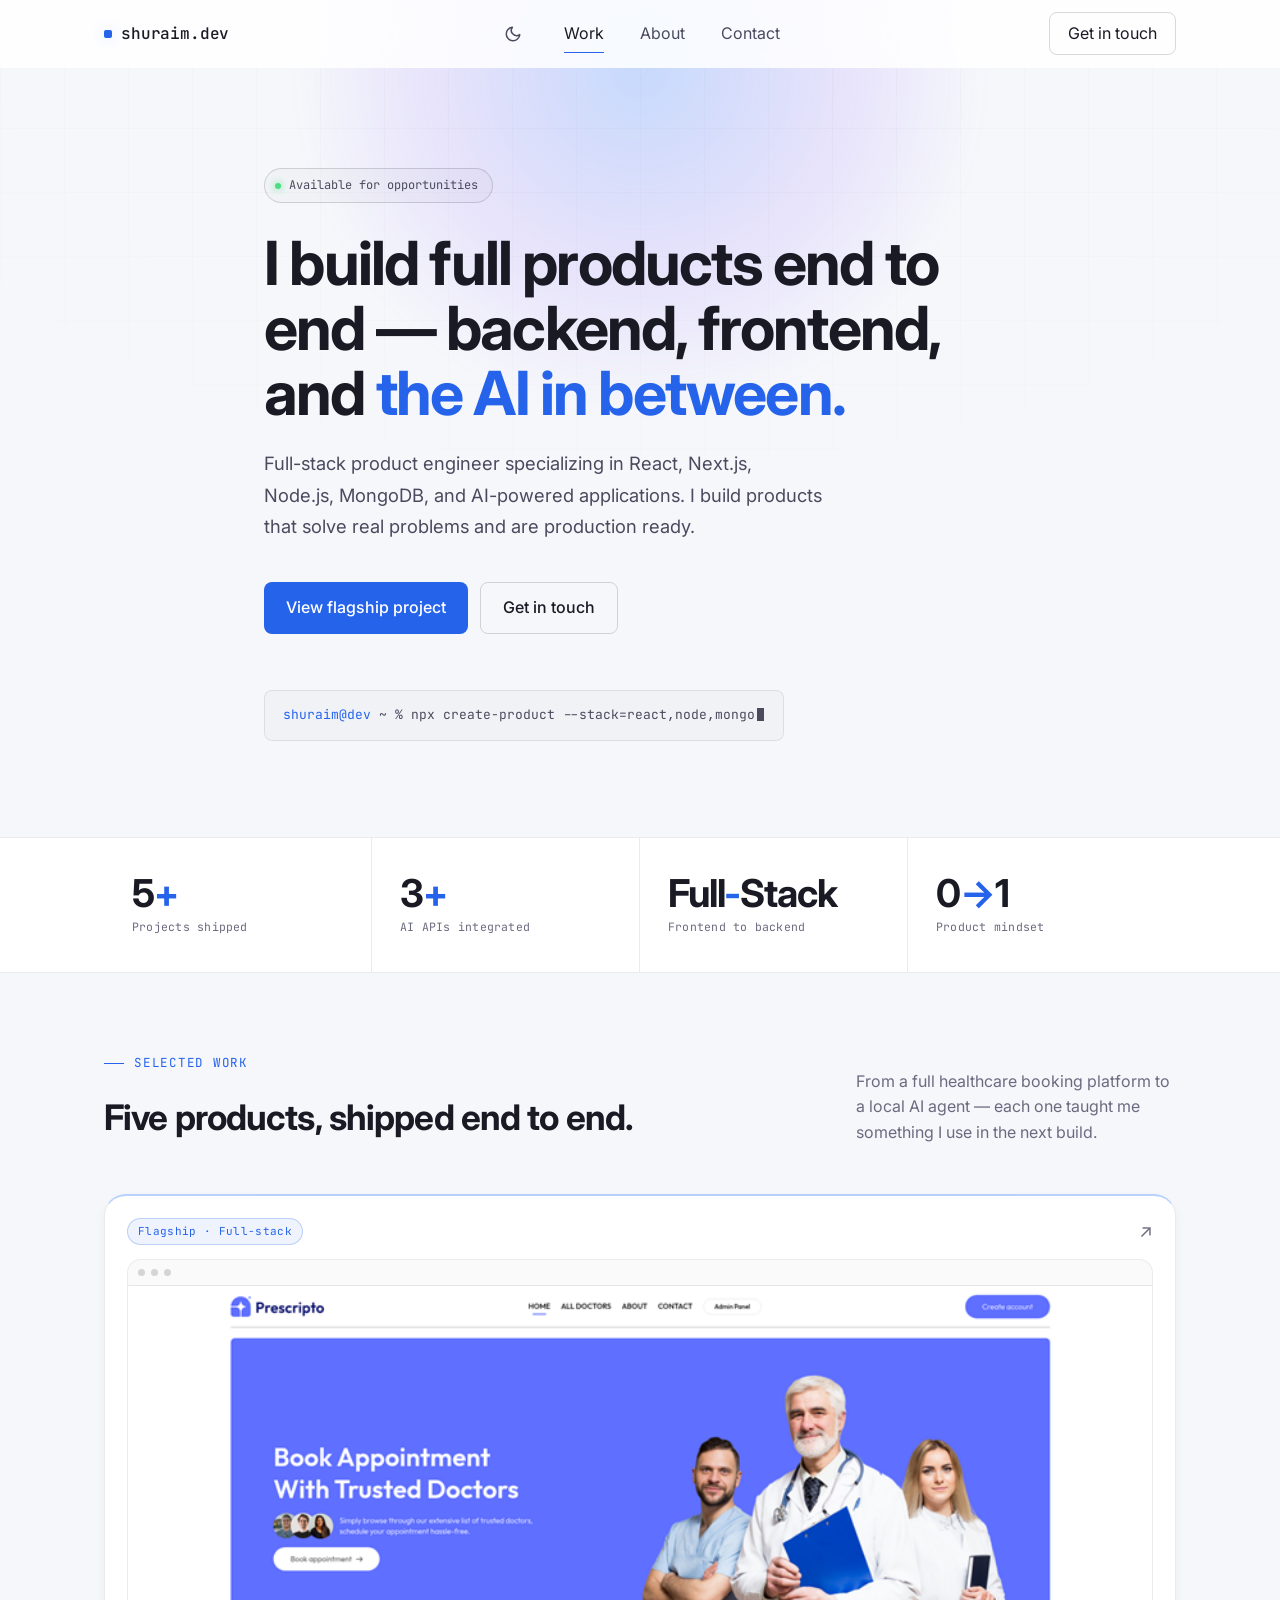
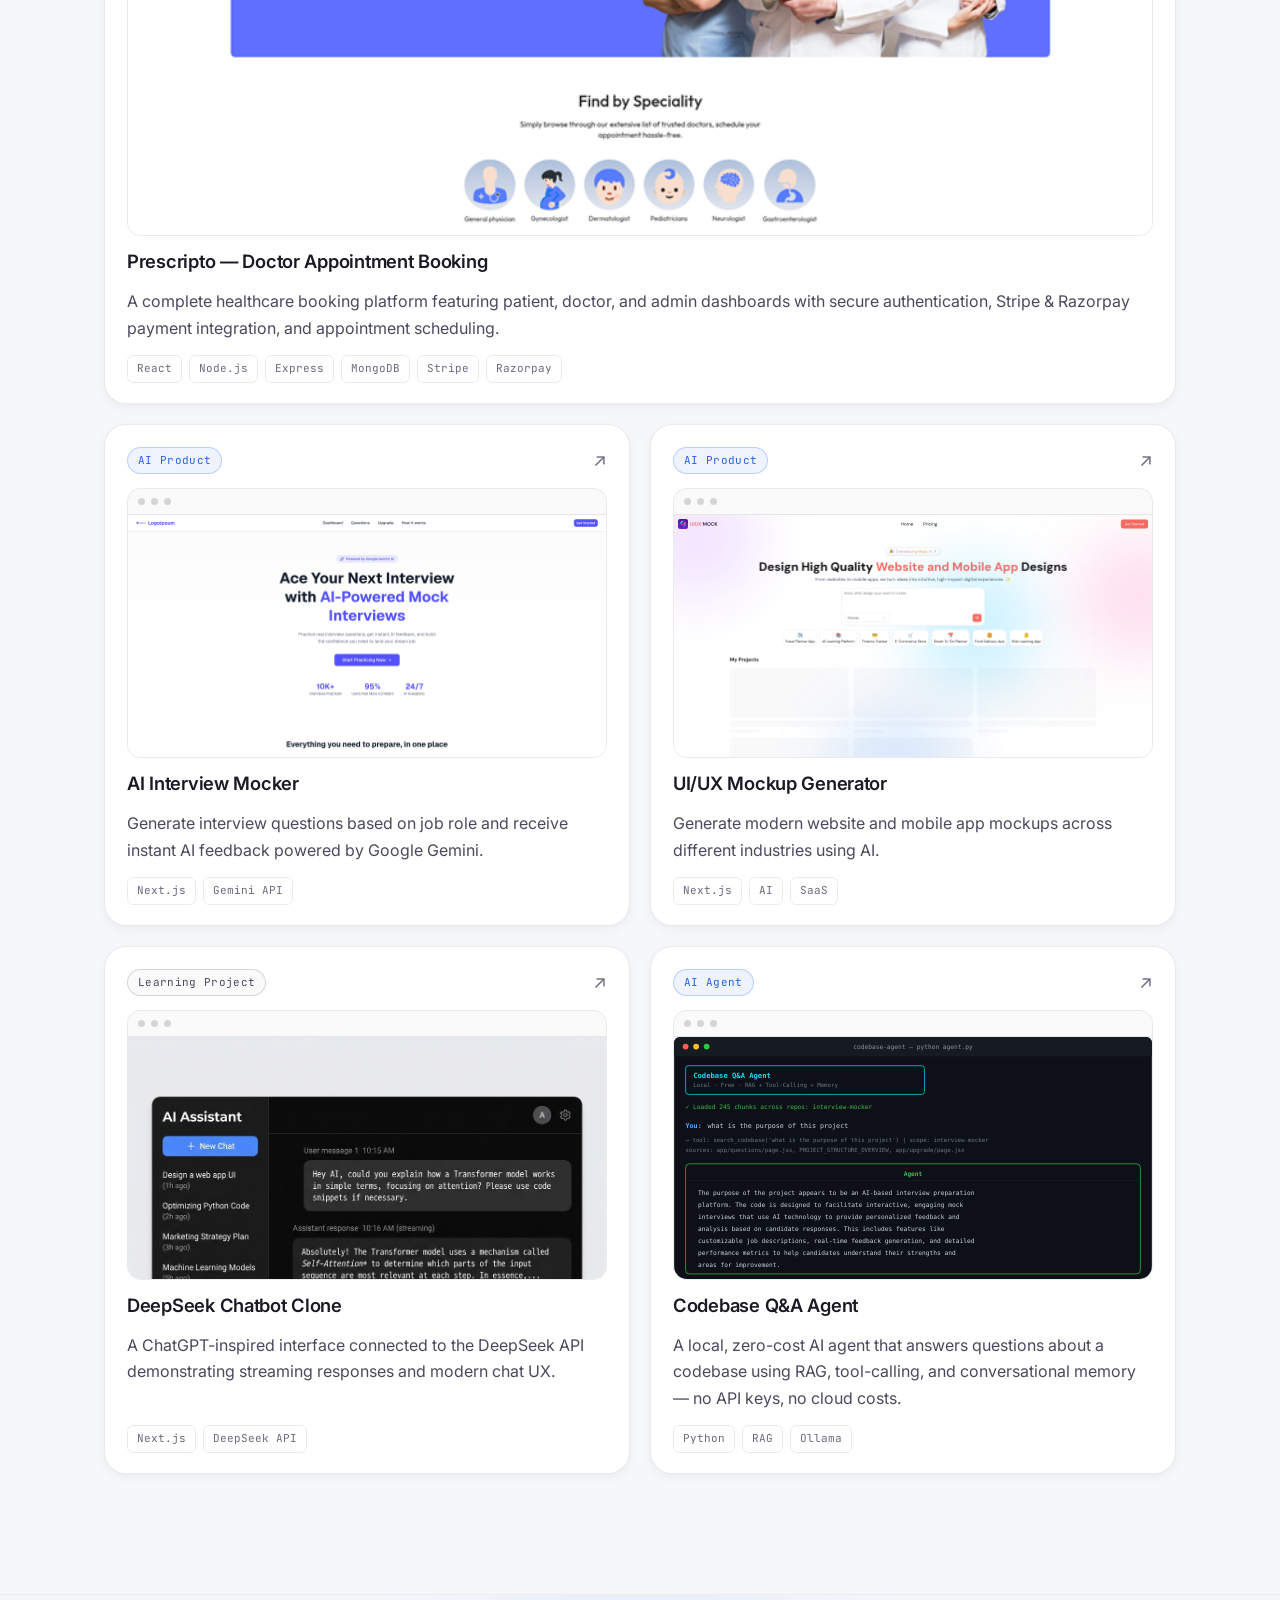
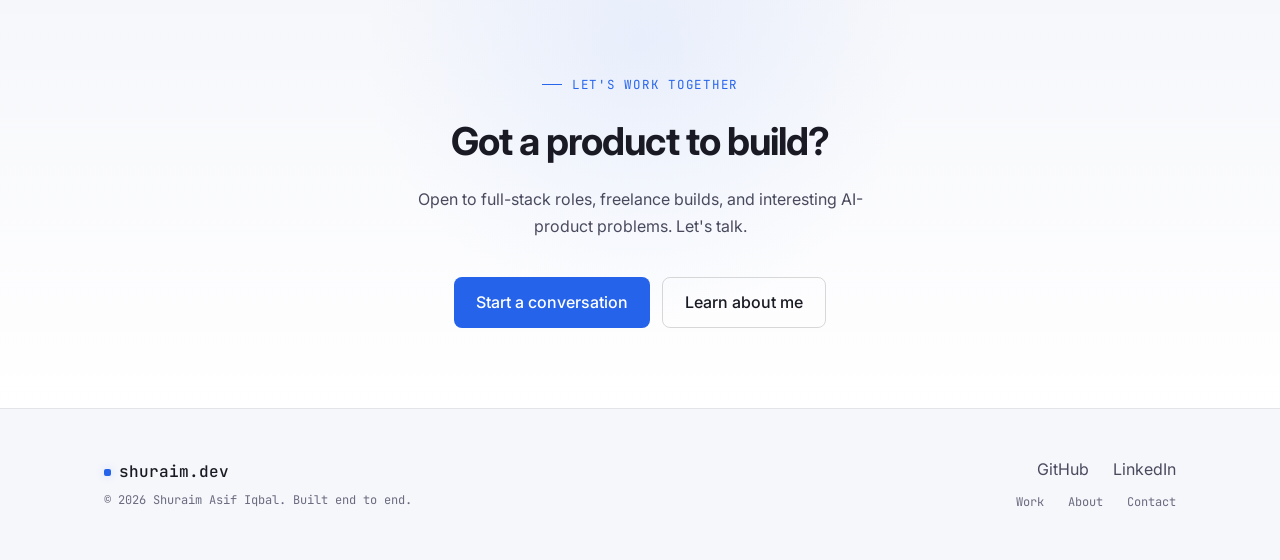
<file: index.html>
<!DOCTYPE html>
<html lang="en">
<head>
  <meta charset="UTF-8" />
  <meta name="viewport" content="width=device-width, initial-scale=1.0" />
  <title>Shuraim Asif Iqbal — Full-Stack Product Engineer</title>
  <meta name="description" content="Shuraim Asif Iqbal is a full-stack product engineer building production-ready web apps and AI-powered products with React, Next.js, Node.js, and MongoDB." />
  <meta name="theme-color" content="#080810" />
  <meta property="og:title" content="Shuraim Asif Iqbal — Full-Stack Product Engineer" />
  <meta property="og:description" content="I build full products end to end — backend, frontend, and the AI in between." />
  <meta property="og:type" content="website" />
  <meta property="og:image" content="https://muhammadshuraimasif.github.io/images/avatar.png" />
  <!-- <link rel="icon" type="image/png" href="images/favicon.png" /> -->
  <link rel="icon" type="image/png" href="images/avatar.png">
  <link rel="preconnect" href="https://fonts.googleapis.com" />
  <link rel="preconnect" href="https://fonts.gstatic.com" crossorigin />
  <link href="https://fonts.googleapis.com/css2?family=Inter:wght@400;500;600;700&family=JetBrains+Mono:wght@400;500&display=swap" rel="stylesheet" />
  <link rel="stylesheet" href="css/style.css" />
  <script>if(localStorage.getItem("theme")==="light" || (!localStorage.getItem("theme") && window.matchMedia("(prefers-color-scheme: light)").matches)) document.documentElement.classList.add("light-mode");</script>
  <script type='module' src='https://static.cloudflareinsights.com/beacon.min.js' data-cf-beacon='{"token": "e3d770744e114b08b70fe9e9b76db40d"}'></script>
</head>
<body>

  <nav class="nav" aria-label="Primary">
    <div class="container">
      <a href="index.html" class="logo">shuraim.dev</a>
      <div class="nav-links">
        <button class="theme-toggle" aria-label="Toggle theme"><svg class="sun" width="18" height="18" viewBox="0 0 24 24" fill="none" stroke="currentColor" stroke-width="2" stroke-linecap="round" stroke-linejoin="round"><circle cx="12" cy="12" r="5"></circle><line x1="12" y1="1" x2="12" y2="3"></line><line x1="12" y1="21" x2="12" y2="23"></line><line x1="4.22" y1="4.22" x2="5.64" y2="5.64"></line><line x1="18.36" y1="18.36" x2="19.78" y2="19.78"></line><line x1="1" y1="12" x2="3" y2="12"></line><line x1="21" y1="12" x2="23" y2="12"></line><line x1="4.22" y1="19.78" x2="5.64" y2="18.36"></line><line x1="18.36" y1="5.64" x2="19.78" y2="4.22"></line></svg><svg class="moon" width="18" height="18" viewBox="0 0 24 24" fill="none" stroke="currentColor" stroke-width="2" stroke-linecap="round" stroke-linejoin="round"><path d="M21 12.79A9 9 0 1 1 11.21 3 7 7 0 0 0 21 12.79z"></path></svg></button>
        <a href="#work" class="active">Work</a>
        <a href="about.html">About</a>
        <a href="contact.html">Contact</a>
      </div>
      <a href="contact.html" class="nav-cta">Get in touch</a>
      <button class="nav-toggle" aria-label="Toggle menu" aria-expanded="false">
        <span></span><span></span><span></span>
      </button>
    </div>
  </nav>
  <div class="mobile-menu">
    <button class="theme-toggle" aria-label="Toggle theme"><svg class="sun" width="18" height="18" viewBox="0 0 24 24" fill="none" stroke="currentColor" stroke-width="2" stroke-linecap="round" stroke-linejoin="round"><circle cx="12" cy="12" r="5"></circle><line x1="12" y1="1" x2="12" y2="3"></line><line x1="12" y1="21" x2="12" y2="23"></line><line x1="4.22" y1="4.22" x2="5.64" y2="5.64"></line><line x1="18.36" y1="18.36" x2="19.78" y2="19.78"></line><line x1="1" y1="12" x2="3" y2="12"></line><line x1="21" y1="12" x2="23" y2="12"></line><line x1="4.22" y1="19.78" x2="5.64" y2="18.36"></line><line x1="18.36" y1="5.64" x2="19.78" y2="4.22"></line></svg><svg class="moon" width="18" height="18" viewBox="0 0 24 24" fill="none" stroke="currentColor" stroke-width="2" stroke-linecap="round" stroke-linejoin="round"><path d="M21 12.79A9 9 0 1 1 11.21 3 7 7 0 0 0 21 12.79z"></path></svg></button>
    <a href="#work">Work</a>
    <a href="about.html">About</a>
    <a href="contact.html">Contact</a>
  </div>

  <header class="hero">
    <div class="hero-grid" aria-hidden="true"></div>
    <div class="hero-blur" aria-hidden="true"></div>
    <div class="container hero-content">
      <span class="badge"><span class="dot"></span>Available for opportunities</span>
      <h1>I build full products end to end &mdash; backend, frontend, and <span class="accent-text">the AI in between.</span></h1>
      <p class="lede">Full-stack product engineer specializing in React, Next.js, Node.js, MongoDB, and AI-powered applications. I build products that solve real problems and are production ready.</p>
      <div class="hero-actions">
        <a href="projects/prescripto.html" class="btn btn-primary">View flagship project</a>
        <a href="contact.html" class="btn btn-secondary">Get in touch</a>
      </div>
      <div class="terminal" data-typer='["npx create-product --stack=react,node,mongo", "deploying ai-interview-mocker to production...", "status: 4 apps live, 0 blocked tickets"]'>
        <span class="prompt">shuraim@dev</span> ~ % <span class="typer-text"></span><span class="cursor"></span>
      </div>
    </div>
  </header>

  <div class="stats-strip">
    <div class="container">
      <div class="stats-grid reveal">
        <div class="stat-item">
          <div class="stat-num">5<span>+</span></div>
          <div class="stat-label">Projects shipped</div>
        </div>
        <div class="stat-item">
          <div class="stat-num">3<span>+</span></div>
          <div class="stat-label">AI APIs integrated</div>
        </div>
        <div class="stat-item">
          <div class="stat-num">Full<span>&#8209;</span>Stack</div>
          <div class="stat-label">Frontend to backend</div>
        </div>
        <div class="stat-item">
          <div class="stat-num">0<span>&rarr;</span>1</div>
          <div class="stat-label">Product mindset</div>
        </div>
      </div>
    </div>
  </div>

  <main>
    <section class="work" id="work">
      <div class="container">
        <div class="work-header reveal">
          <div>
            <div class="section-label">Selected work</div>
            <h2>Five products, shipped end to end.</h2>
          </div>
          <p>From a full healthcare booking platform to a local AI agent &mdash; each one taught me something I use in the next build.</p>
        </div>

        <div class="project-grid" id="dynamic-projects-container">
          <a class="project-card flagship reveal" href="projects/prescripto.html">
            <div class="card-top">
              <span class="status-badge">Flagship &middot; Full-stack</span>
              <span class="card-arrow" aria-hidden="true">&nearr;</span>
            </div>
            <div class="card-preview" style="--tile-color: rgba(79,140,255,0.22);">
              <div class="chrome"><span></span><span></span><span></span></div>
              <img class="art-shot" src="images/prescripto-hero.png" alt="Prescripto doctor appointment booking homepage" loading="lazy" />
            </div>
            <h3>Prescripto &mdash; Doctor Appointment Booking</h3>
            <p class="desc">A complete healthcare booking platform featuring patient, doctor, and admin dashboards with secure authentication, Stripe &amp; Razorpay payment integration, and appointment scheduling.</p>
            <div class="tags">
              <span class="tag">React</span><span class="tag">Node.js</span><span class="tag">Express</span>
              <span class="tag">MongoDB</span><span class="tag">Stripe</span><span class="tag">Razorpay</span>
            </div>
          </a>

          <a class="project-card reveal" href="projects/interview-mocker.html">
            <div class="card-top">
              <span class="status-badge">AI Product</span>
              <span class="card-arrow" aria-hidden="true">&nearr;</span>
            </div>
            <div class="card-preview" style="--tile-color: rgba(79,140,255,0.2);">
              <div class="chrome"><span></span><span></span><span></span></div>
              <img class="art-shot" src="images/interview-mocker-hero.png" alt="AI Interview Mocker landing page" loading="lazy" />
            </div>
            <h3>AI Interview Mocker</h3>
            <p class="desc">Generate interview questions based on job role and receive instant AI feedback powered by Google Gemini.</p>
            <div class="tags"><span class="tag">Next.js</span><span class="tag">Gemini API</span></div>
          </a>

          <a class="project-card reveal" href="projects/uiux-mockup.html">
            <div class="card-top">
              <span class="status-badge">AI Product</span>
              <span class="card-arrow" aria-hidden="true">&nearr;</span>
            </div>
            <div class="card-preview" style="--tile-color: rgba(79,140,255,0.2);">
              <div class="chrome"><span></span><span></span><span></span></div>
              <img class="art-shot" src="images/uiux-mockup-hero.png" alt="UI/UX Mockup Generator app screen" loading="lazy" />
            </div>
            <h3>UI/UX Mockup Generator</h3>
            <p class="desc">Generate modern website and mobile app mockups across different industries using AI.</p>
            <div class="tags"><span class="tag">Next.js</span><span class="tag">AI</span><span class="tag">SaaS</span></div>
          </a>

          <a class="project-card reveal" href="projects/deepseek-chatbot.html">
            <div class="card-top">
              <span class="status-badge neutral">Learning Project</span>
              <span class="card-arrow" aria-hidden="true">&nearr;</span>
            </div>
            <div class="card-preview" style="--tile-color: rgba(255,255,255,0.06);">
              <div class="chrome"><span></span><span></span><span></span></div>
              <img class="art-shot" src="images/deepseek-hero.png" alt="DeepSeek chatbot clone interface" loading="lazy" />
            </div>
            <h3>DeepSeek Chatbot Clone</h3>
            <p class="desc">A ChatGPT-inspired interface connected to the DeepSeek API demonstrating streaming responses and modern chat UX.</p>
            <div class="tags"><span class="tag">Next.js</span><span class="tag">DeepSeek API</span></div>
          </a>

          <a class="project-card reveal" href="projects/codebase-agent.html">
            <div class="card-top">
              <span class="status-badge">AI Agent</span>
              <span class="card-arrow" aria-hidden="true">&nearr;</span>
            </div>
            <div class="card-preview" style="--tile-color: rgba(34,211,238,0.2);">
              <div class="chrome"><span></span><span></span><span></span></div>
              <img class="art-shot" src="images/codebase-agent-hero.svg" alt="Codebase Q&amp;A Agent terminal interface" loading="lazy" />
            </div>
            <h3>Codebase Q&amp;A Agent</h3>
            <p class="desc">A local, zero-cost AI agent that answers questions about a codebase using RAG, tool-calling, and conversational memory &mdash; no API keys, no cloud costs.</p>
            <div class="tags"><span class="tag">Python</span><span class="tag">RAG</span><span class="tag">Ollama</span></div>
          </a>
        </div>
      </div>
    </section>

    <section class="cta-strip">
      <div class="container">
        <div class="section-label" style="justify-content: center;">Let's work together</div>
        <h2>Got a product to build?</h2>
        <p>Open to full-stack roles, freelance builds, and interesting AI-product problems. Let's talk.</p>
        <div class="cta-btns">
          <a href="contact.html" class="btn btn-primary">Start a conversation</a>
          <a href="about.html" class="btn btn-secondary">Learn about me</a>
        </div>
      </div>
    </section>
  </main>

  <footer class="site-footer">
    <div class="container">
      <div class="footer-left">
        <div class="footer-logo">shuraim.dev</div>
        <p>&copy; 2026 Shuraim Asif Iqbal. Built end to end.</p>
      </div>
      <div class="footer-right">
        <div class="footer-links">
          <a href="https://github.com/shuraimasifiqbal" target="_blank" rel="noopener">GitHub</a>
          <a href="https://www.linkedin.com/in/muhammad-shuraim-05673b367/" target="_blank" rel="noopener">LinkedIn</a>
        </div>
        <div class="footer-nav">
          <a href="#work">Work</a>
          <a href="about.html">About</a>
          <a href="contact.html">Contact</a>
        </div>
      </div>
    </div>
  </footer>

  <button class="scroll-top" aria-label="Scroll to top" id="scroll-top">&uarr;</button>
  <script src="js/main.js"></script>
  <script type="module" src="js/data.js"></script>
</body>
</html>
</file>
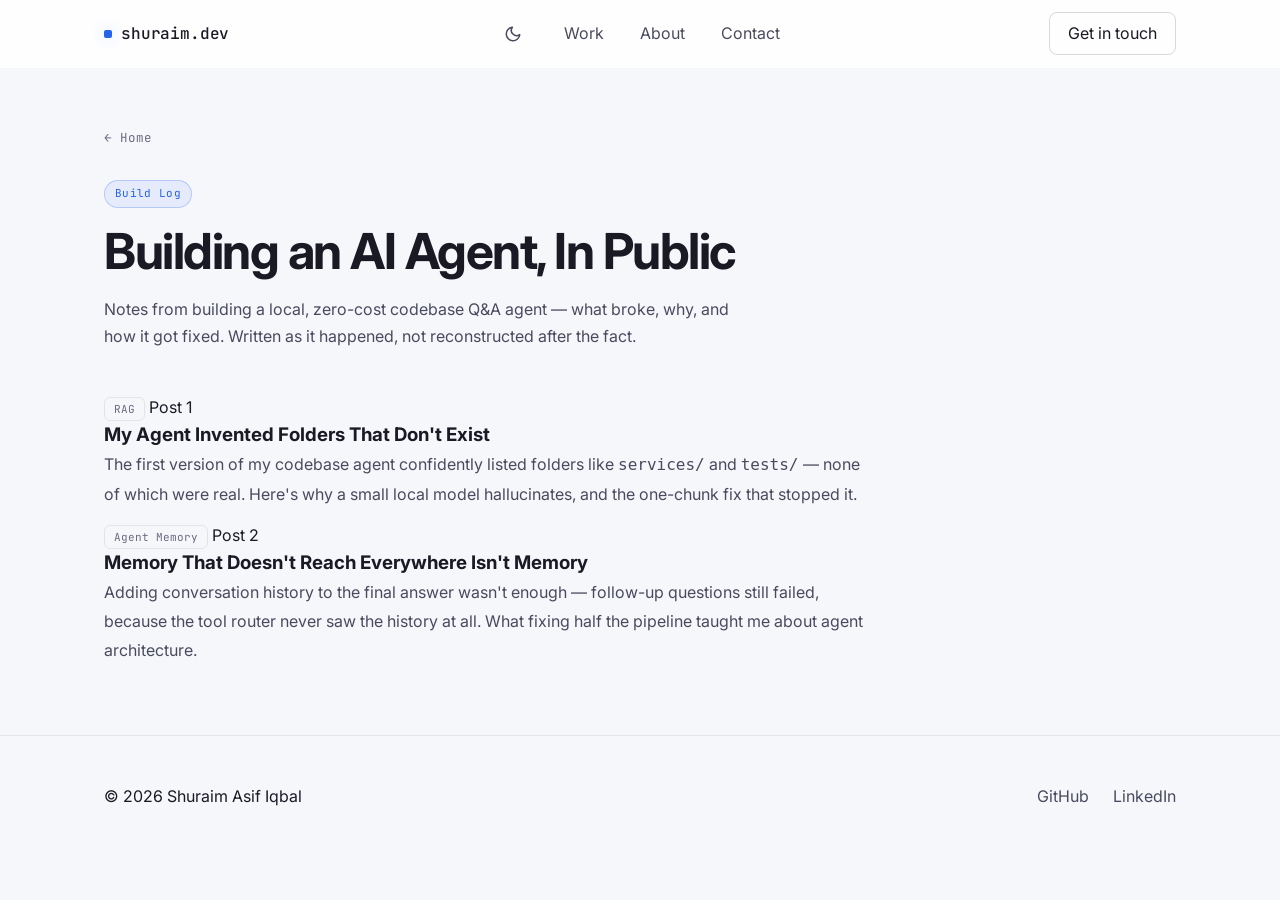
<file: blog/index.html>
<!DOCTYPE html>
<html lang="en">

<head>
  <meta charset="UTF-8" />
  <meta name="viewport" content="width=device-width, initial-scale=1.0" />
  <title>Build Log | Shuraim Asif Iqbal</title>
  <meta name="description"
    content="Notes from building an AI agent from scratch — what broke, why, and how it got fixed." />
  <link rel="preconnect" href="https://fonts.googleapis.com" />
  <link rel="preconnect" href="https://fonts.gstatic.com" crossorigin />
  <link
    href="https://fonts.googleapis.com/css2?family=Inter:wght@400;500;600;700&family=JetBrains+Mono:wght@400;500&display=swap"
    rel="stylesheet" />
  <link rel="stylesheet" href="../css/style.css" />
  <script>if (localStorage.getItem("theme") === "light" || (!localStorage.getItem("theme") && window.matchMedia("(prefers-color-scheme: light)").matches)) document.documentElement.classList.add("light-mode");</script>
</head>

<body>

  <nav class="nav" aria-label="Primary">
    <div class="container">
      <a href="../index.html" class="logo">shuraim.dev</a>
      <div class="nav-links">
        <button class="theme-toggle" aria-label="Toggle theme"><svg class="sun" width="18" height="18"
            viewBox="0 0 24 24" fill="none" stroke="currentColor" stroke-width="2" stroke-linecap="round"
            stroke-linejoin="round">
            <circle cx="12" cy="12" r="5"></circle>
            <line x1="12" y1="1" x2="12" y2="3"></line>
            <line x1="12" y1="21" x2="12" y2="23"></line>
            <line x1="4.22" y1="4.22" x2="5.64" y2="5.64"></line>
            <line x1="18.36" y1="18.36" x2="19.78" y2="19.78"></line>
            <line x1="1" y1="12" x2="3" y2="12"></line>
            <line x1="21" y1="12" x2="23" y2="12"></line>
            <line x1="4.22" y1="19.78" x2="5.64" y2="18.36"></line>
            <line x1="18.36" y1="5.64" x2="19.78" y2="4.22"></line>
          </svg><svg class="moon" width="18" height="18" viewBox="0 0 24 24" fill="none" stroke="currentColor"
            stroke-width="2" stroke-linecap="round" stroke-linejoin="round">
            <path d="M21 12.79A9 9 0 1 1 11.21 3 7 7 0 0 0 21 12.79z"></path>
          </svg></button>
        <a href="../index.html#work">Work</a>
        <a href="../about.html">About</a>
        <a href="../contact.html">Contact</a>
      </div>
      <a href="../contact.html" class="nav-cta">Get in touch</a>
      <button class="nav-toggle" aria-label="Toggle menu" aria-expanded="false">
        <span></span><span></span><span></span>
      </button>
    </div>
  </nav>
  <div class="mobile-menu">
    <button class="theme-toggle" aria-label="Toggle theme"><svg class="sun" width="18" height="18" viewBox="0 0 24 24"
        fill="none" stroke="currentColor" stroke-width="2" stroke-linecap="round" stroke-linejoin="round">
        <circle cx="12" cy="12" r="5"></circle>
        <line x1="12" y1="1" x2="12" y2="3"></line>
        <line x1="12" y1="21" x2="12" y2="23"></line>
        <line x1="4.22" y1="4.22" x2="5.64" y2="5.64"></line>
        <line x1="18.36" y1="18.36" x2="19.78" y2="19.78"></line>
        <line x1="1" y1="12" x2="3" y2="12"></line>
        <line x1="21" y1="12" x2="23" y2="12"></line>
        <line x1="4.22" y1="19.78" x2="5.64" y2="18.36"></line>
        <line x1="18.36" y1="5.64" x2="19.78" y2="4.22"></line>
      </svg><svg class="moon" width="18" height="18" viewBox="0 0 24 24" fill="none" stroke="currentColor"
        stroke-width="2" stroke-linecap="round" stroke-linejoin="round">
        <path d="M21 12.79A9 9 0 1 1 11.21 3 7 7 0 0 0 21 12.79z"></path>
      </svg></button>
    <a href="../index.html#work">Work</a>
    <a href="../about.html">About</a>
    <a href="../contact.html">Contact</a>
  </div>

  <main>
    <header class="project-hero">
      <div class="container">
        <a href="../index.html" class="back-link">← Home</a>
        <div class="project-meta reveal">
          <span class="status-badge">Build Log</span>
        </div>
        <h1 class="reveal">Building an AI Agent, In Public</h1>
        <p class="lede reveal">Notes from building a local, zero-cost codebase Q&amp;A agent — what broke, why, and
          how it got fixed. Written as it happened, not reconstructed after the fact.</p>
      </div>
    </header>

    <div class="container">
      <section class="project-section reveal">
        <div class="blog-list">

          <a href="hallucinated-folders.html" class="blog-list-item">
            <div class="blog-list-meta">
              <span class="tag">RAG</span>
              <span class="blog-date">Post 1</span>
            </div>
            <h3>My Agent Invented Folders That Don't Exist</h3>
            <p>The first version of my codebase agent confidently listed folders like <code>services/</code> and
              <code>tests/</code> — none of which were real. Here's why a small local model hallucinates, and the
              one-chunk fix that stopped it.</p>
          </a>

          <a href="pronoun-resolution.html" class="blog-list-item">
            <div class="blog-list-meta">
              <span class="tag">Agent Memory</span>
              <span class="blog-date">Post 2</span>
            </div>
            <h3>Memory That Doesn't Reach Everywhere Isn't Memory</h3>
            <p>Adding conversation history to the final answer wasn't enough — follow-up questions still failed,
              because the tool router never saw the history at all. What fixing half the pipeline taught me about
              agent architecture.</p>
          </a>

        </div>
      </section>
    </div>
  </main>

  <footer class="site-footer">
    <div class="container">
      <p>© 2026 Shuraim Asif Iqbal</p>
      <div class="footer-links">
        <a href="https://github.com/shuraimasifiqbal" target="_blank" rel="noopener">GitHub</a>
        <a href="https://www.linkedin.com/in/muhammad-shuraim-05673b367/" target="_blank" rel="noopener">LinkedIn</a>
      </div>
    </div>
  </footer>

  <script src="../js/main.js"></script>
</body>

</html>
</file>
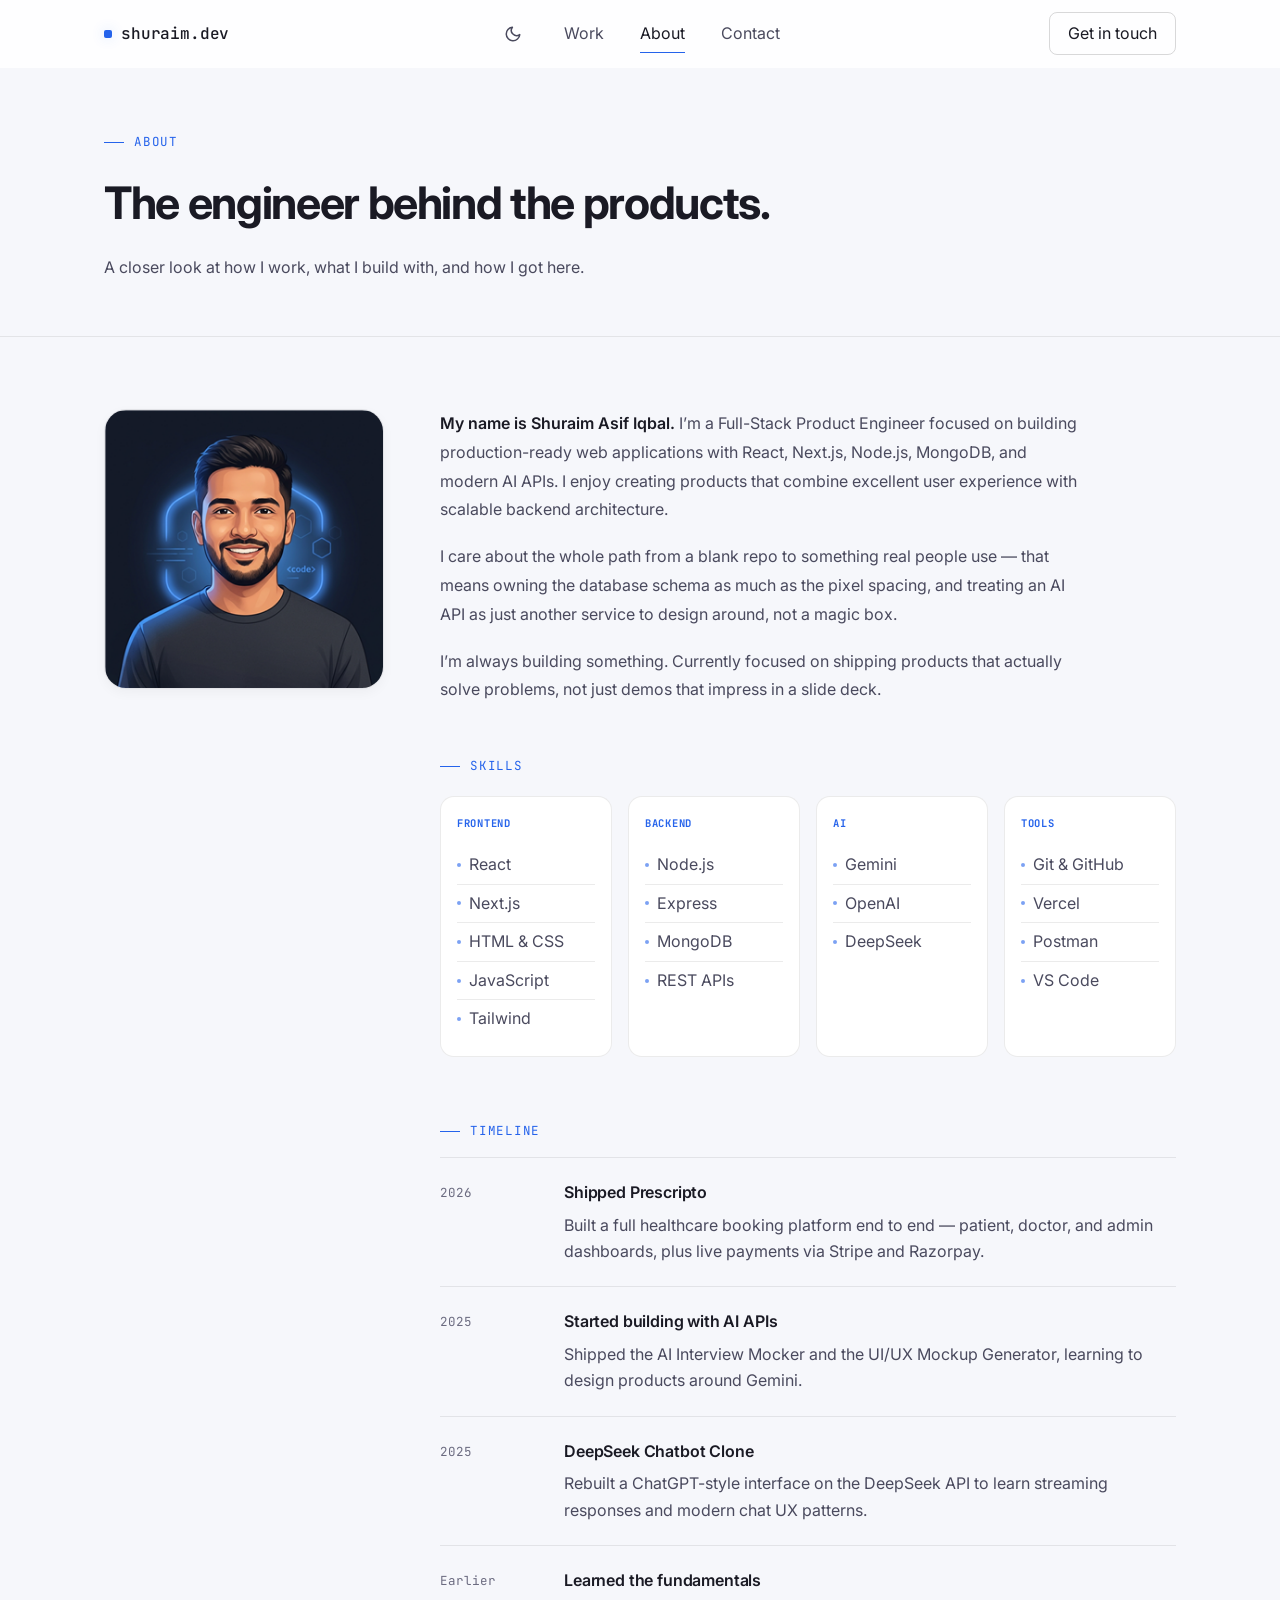
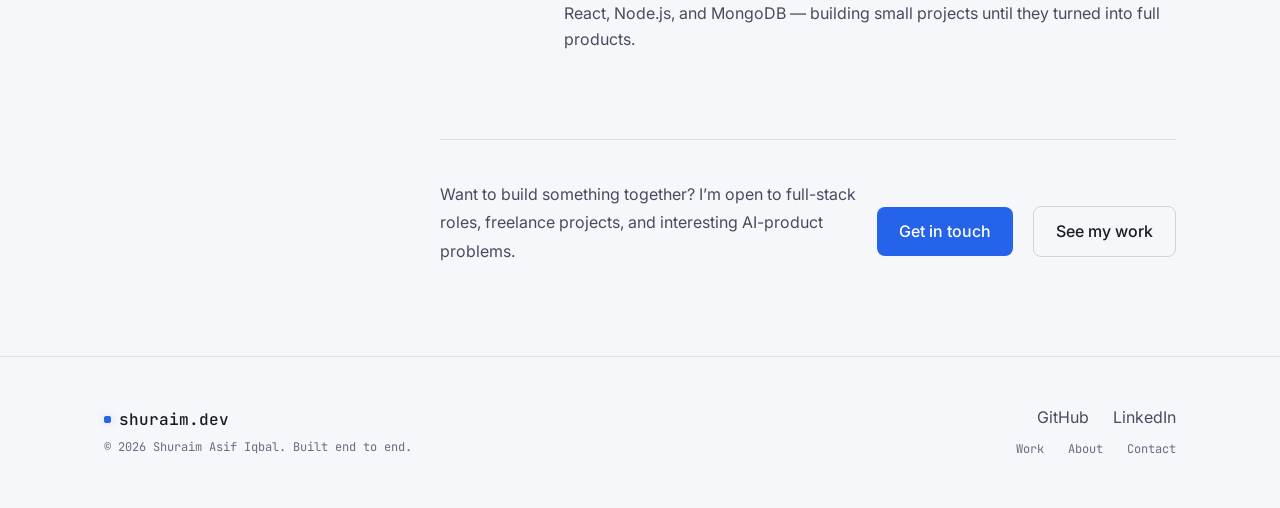
<file: about.html>
<!DOCTYPE html>
<html lang="en">
<head>
  <meta charset="UTF-8" />
  <meta name="viewport" content="width=device-width, initial-scale=1.0" />
  <title>About &mdash; Shuraim Asif Iqbal</title>
  <meta name="description" content="About Shuraim Asif Iqbal, full-stack product engineer working across React, Next.js, Node.js, MongoDB, and AI APIs." />
  <meta property="og:title" content="About &#8212; Shuraim Asif Iqbal" />
  <meta property="og:description" content="A closer look at how Shuraim Asif Iqbal works, what he builds with, and how he got here." />
  <meta property="og:image" content="https://muhammadshuraimasif.github.io/images/avatar.png" />
  <meta name="theme-color" content="#080810" />
  <!-- <link rel="icon" type="image/png" href="images/favicon.png" /> -->
  <link rel="icon" type="image/png" href="images/avatar.png">
  <link rel="preconnect" href="https://fonts.googleapis.com" />
  <link rel="preconnect" href="https://fonts.gstatic.com" crossorigin />
  <link href="https://fonts.googleapis.com/css2?family=Inter:wght@400;500;600;700&family=JetBrains+Mono:wght@400;500&display=swap" rel="stylesheet" />
  <link rel="stylesheet" href="css/style.css" />
  <script>if(localStorage.getItem("theme")==="light" || (!localStorage.getItem("theme") && window.matchMedia("(prefers-color-scheme: light)").matches)) document.documentElement.classList.add("light-mode");</script>
  <script type='module' src='https://static.cloudflareinsights.com/beacon.min.js' data-cf-beacon='{"token": "e3d770744e114b08b70fe9e9b76db40d"}'></script>
</head>
<body>

  <nav class="nav" aria-label="Primary">
    <div class="container">
      <a href="index.html" class="logo">shuraim.dev</a>
      <div class="nav-links">
        <button class="theme-toggle" aria-label="Toggle theme"><svg class="sun" width="18" height="18" viewBox="0 0 24 24" fill="none" stroke="currentColor" stroke-width="2" stroke-linecap="round" stroke-linejoin="round"><circle cx="12" cy="12" r="5"></circle><line x1="12" y1="1" x2="12" y2="3"></line><line x1="12" y1="21" x2="12" y2="23"></line><line x1="4.22" y1="4.22" x2="5.64" y2="5.64"></line><line x1="18.36" y1="18.36" x2="19.78" y2="19.78"></line><line x1="1" y1="12" x2="3" y2="12"></line><line x1="21" y1="12" x2="23" y2="12"></line><line x1="4.22" y1="19.78" x2="5.64" y2="18.36"></line><line x1="18.36" y1="5.64" x2="19.78" y2="4.22"></line></svg><svg class="moon" width="18" height="18" viewBox="0 0 24 24" fill="none" stroke="currentColor" stroke-width="2" stroke-linecap="round" stroke-linejoin="round"><path d="M21 12.79A9 9 0 1 1 11.21 3 7 7 0 0 0 21 12.79z"></path></svg></button>
        <a href="index.html#work">Work</a>
        <a href="about.html" class="active">About</a>
        <a href="contact.html">Contact</a>
      </div>
      <a href="contact.html" class="nav-cta">Get in touch</a>
      <button class="nav-toggle" aria-label="Toggle menu" aria-expanded="false">
        <span></span><span></span><span></span>
      </button>
    </div>
  </nav>
  <div class="mobile-menu">
    <button class="theme-toggle" aria-label="Toggle theme"><svg class="sun" width="18" height="18" viewBox="0 0 24 24" fill="none" stroke="currentColor" stroke-width="2" stroke-linecap="round" stroke-linejoin="round"><circle cx="12" cy="12" r="5"></circle><line x1="12" y1="1" x2="12" y2="3"></line><line x1="12" y1="21" x2="12" y2="23"></line><line x1="4.22" y1="4.22" x2="5.64" y2="5.64"></line><line x1="18.36" y1="18.36" x2="19.78" y2="19.78"></line><line x1="1" y1="12" x2="3" y2="12"></line><line x1="21" y1="12" x2="23" y2="12"></line><line x1="4.22" y1="19.78" x2="5.64" y2="18.36"></line><line x1="18.36" y1="5.64" x2="19.78" y2="4.22"></line></svg><svg class="moon" width="18" height="18" viewBox="0 0 24 24" fill="none" stroke="currentColor" stroke-width="2" stroke-linecap="round" stroke-linejoin="round"><path d="M21 12.79A9 9 0 1 1 11.21 3 7 7 0 0 0 21 12.79z"></path></svg></button>
    <a href="index.html#work">Work</a>
    <a href="about.html">About</a>
    <a href="contact.html">Contact</a>
  </div>

  <header class="page-hero">
    <div class="container">
      <div class="section-label reveal">About</div>
      <h1 class="reveal">The engineer behind the products.</h1>
      <p class="reveal">A closer look at how I work, what I build with, and how I got here.</p>
    </div>
  </header>

  <main>
    <div class="container">
      <div class="about-grid">
        <div class="avatar-col">
          <div class="avatar-wrap reveal">
            <img src="images/avatar.png" alt="Shuraim Asif Iqbal &mdash; Full-Stack Product Engineer" class="avatar-img" loading="eager" />
          </div>
        </div>

        <div class="bio reveal">
          <div id="dynamic-bio">
            <p><strong>My name is Shuraim Asif Iqbal.</strong> I&rsquo;m a Full-Stack Product Engineer focused on building production-ready web applications with React, Next.js, Node.js, MongoDB, and modern AI APIs. I enjoy creating products that combine excellent user experience with scalable backend architecture.</p>
            <p>I care about the whole path from a blank repo to something real people use &mdash; that means owning the database schema as much as the pixel spacing, and treating an AI API as just another service to design around, not a magic box.</p>
            <p>I&rsquo;m always building something. Currently focused on shipping products that actually solve problems, not just demos that impress in a slide deck.</p>
          </div>

          <div class="skills-block">
            <div class="section-label">Skills</div>
            <div class="skills-grid" id="dynamic-skills">
              <div class="skill-group">
                <h4>Frontend</h4>
                <ul>
                  <li>React</li>
                  <li>Next.js</li>
                  <li>HTML &amp; CSS</li>
                  <li>JavaScript</li>
                  <li>Tailwind</li>
                </ul>
              </div>
              <div class="skill-group">
                <h4>Backend</h4>
                <ul>
                  <li>Node.js</li>
                  <li>Express</li>
                  <li>MongoDB</li>
                  <li>REST APIs</li>
                </ul>
              </div>
              <div class="skill-group">
                <h4>AI</h4>
                <ul>
                  <li>Gemini</li>
                  <li>OpenAI</li>
                  <li>DeepSeek</li>
                </ul>
              </div>
              <div class="skill-group">
                <h4>Tools</h4>
                <ul>
                  <li>Git &amp; GitHub</li>
                  <li>Vercel</li>
                  <li>Postman</li>
                  <li>VS Code</li>
                </ul>
              </div>
            </div>
          </div>

          <div class="timeline reveal">
            <div class="section-label">Timeline</div>
            <div class="timeline-item">
              <div class="when">2026</div>
              <div>
                <h4>Shipped Prescripto</h4>
                <p>Built a full healthcare booking platform end to end &mdash; patient, doctor, and admin dashboards, plus live payments via Stripe and Razorpay.</p>
              </div>
            </div>
            <div class="timeline-item">
              <div class="when">2025</div>
              <div>
                <h4>Started building with AI APIs</h4>
                <p>Shipped the AI Interview Mocker and the UI/UX Mockup Generator, learning to design products around Gemini.</p>
              </div>
            </div>
            <div class="timeline-item">
              <div class="when">2025</div>
              <div>
                <h4>DeepSeek Chatbot Clone</h4>
                <p>Rebuilt a ChatGPT-style interface on the DeepSeek API to learn streaming responses and modern chat UX patterns.</p>
              </div>
            </div>
            <div class="timeline-item">
              <div class="when">Earlier</div>
              <div>
                <h4>Learned the fundamentals</h4>
                <p>React, Node.js, and MongoDB &mdash; building small projects until they turned into full products.</p>
              </div>
            </div>
          </div>

          <div class="about-cta reveal">
            <p>Want to build something together? I&rsquo;m open to full-stack roles, freelance projects, and interesting AI-product problems.</p>
            <a href="contact.html" class="btn btn-primary">Get in touch</a>
            <a href="index.html#work" class="btn btn-secondary">See my work</a>
          </div>
        </div>
      </div>
    </div>
  </main>

  <footer class="site-footer">
    <div class="container">
      <div class="footer-left">
        <div class="footer-logo">shuraim.dev</div>
        <p>&copy; 2026 Shuraim Asif Iqbal. Built end to end.</p>
      </div>
      <div class="footer-right">
        <div class="footer-links">
          <a href="https://github.com/shuraimasifiqbal" target="_blank" rel="noopener">GitHub</a>
          <a href="https://www.linkedin.com/in/muhammad-shuraim-05673b367/" target="_blank" rel="noopener">LinkedIn</a>
        </div>
        <div class="footer-nav">
          <a href="index.html#work">Work</a>
          <a href="about.html">About</a>
          <a href="contact.html">Contact</a>
        </div>
      </div>
    </div>
  </footer>

  <button class="scroll-top" aria-label="Scroll to top" id="scroll-top">&uarr;</button>
  <script src="js/main.js"></script>
  <script type="module" src="js/data.js"></script>
</body>
</html>
</file>
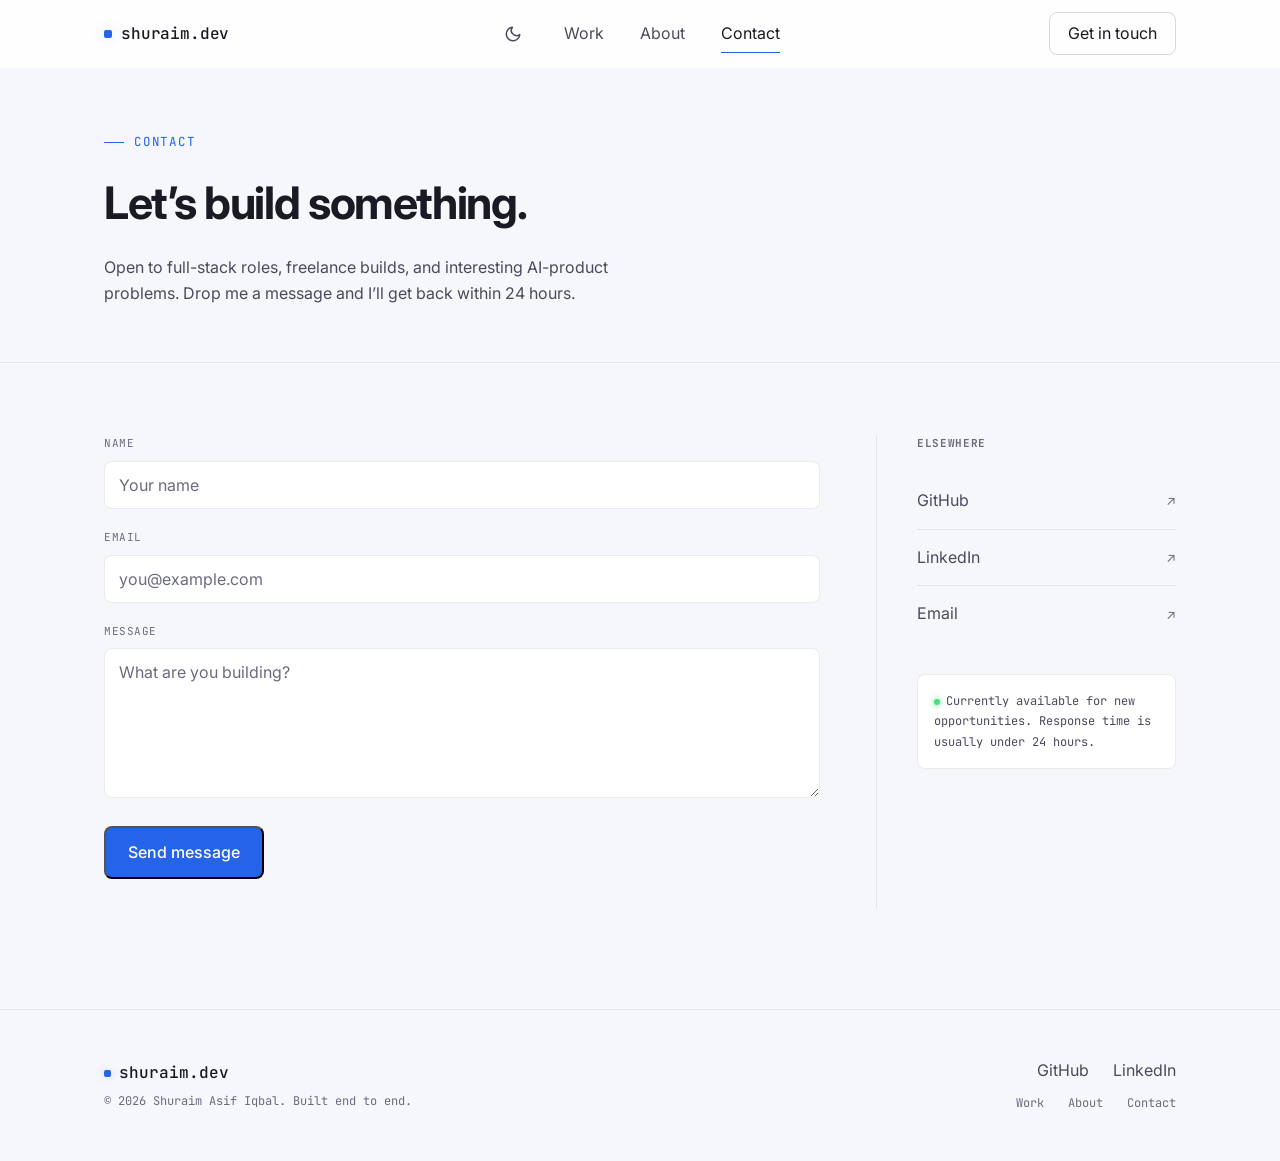
<file: contact.html>
<!DOCTYPE html>
<html lang="en">
<head>
  <meta charset="UTF-8" />
  <meta name="viewport" content="width=device-width, initial-scale=1.0" />
  <title>Contact &mdash; Shuraim Asif Iqbal</title>
  <meta name="description" content="Get in touch with Shuraim Asif Iqbal &#8212; full-stack product engineer." />
  <meta property="og:title" content="Contact &#8212; Shuraim Asif Iqbal" />
  <meta property="og:description" content="Open to full-stack roles, freelance builds, and interesting AI-product problems. Get in touch with Shuraim Asif Iqbal." />
  <meta property="og:image" content="https://muhammadshuraimasif.github.io/images/avatar.png" />
  <meta name="theme-color" content="#080810" />
  <!-- <link rel="icon" type="image/png" href="images/favicon.png" /> -->
  <link rel="icon" type="image/png" href="images/avatar.png">
  <link rel="preconnect" href="https://fonts.googleapis.com" />
  <link rel="preconnect" href="https://fonts.gstatic.com" crossorigin />
  <link href="https://fonts.googleapis.com/css2?family=Inter:wght@400;500;600;700&family=JetBrains+Mono:wght@400;500&display=swap" rel="stylesheet" />
  <link rel="stylesheet" href="css/style.css" />
  <script>if(localStorage.getItem("theme")==="light" || (!localStorage.getItem("theme") && window.matchMedia("(prefers-color-scheme: light)").matches)) document.documentElement.classList.add("light-mode");</script>
  <script type='module' src='https://static.cloudflareinsights.com/beacon.min.js' data-cf-beacon='{"token": "e3d770744e114b08b70fe9e9b76db40d"}'></script>
</head>
<body>

  <nav class="nav" aria-label="Primary">
    <div class="container">
      <a href="index.html" class="logo">shuraim.dev</a>
      <div class="nav-links">
        <button class="theme-toggle" aria-label="Toggle theme"><svg class="sun" width="18" height="18" viewBox="0 0 24 24" fill="none" stroke="currentColor" stroke-width="2" stroke-linecap="round" stroke-linejoin="round"><circle cx="12" cy="12" r="5"></circle><line x1="12" y1="1" x2="12" y2="3"></line><line x1="12" y1="21" x2="12" y2="23"></line><line x1="4.22" y1="4.22" x2="5.64" y2="5.64"></line><line x1="18.36" y1="18.36" x2="19.78" y2="19.78"></line><line x1="1" y1="12" x2="3" y2="12"></line><line x1="21" y1="12" x2="23" y2="12"></line><line x1="4.22" y1="19.78" x2="5.64" y2="18.36"></line><line x1="18.36" y1="5.64" x2="19.78" y2="4.22"></line></svg><svg class="moon" width="18" height="18" viewBox="0 0 24 24" fill="none" stroke="currentColor" stroke-width="2" stroke-linecap="round" stroke-linejoin="round"><path d="M21 12.79A9 9 0 1 1 11.21 3 7 7 0 0 0 21 12.79z"></path></svg></button>
        <a href="index.html#work">Work</a>
        <a href="about.html">About</a>
        <a href="contact.html" class="active">Contact</a>
      </div>
      <a href="contact.html" class="nav-cta">Get in touch</a>
      <button class="nav-toggle" aria-label="Toggle menu" aria-expanded="false">
        <span></span><span></span><span></span>
      </button>
    </div>
  </nav>
  <div class="mobile-menu">
    <button class="theme-toggle" aria-label="Toggle theme"><svg class="sun" width="18" height="18" viewBox="0 0 24 24" fill="none" stroke="currentColor" stroke-width="2" stroke-linecap="round" stroke-linejoin="round"><circle cx="12" cy="12" r="5"></circle><line x1="12" y1="1" x2="12" y2="3"></line><line x1="12" y1="21" x2="12" y2="23"></line><line x1="4.22" y1="4.22" x2="5.64" y2="5.64"></line><line x1="18.36" y1="18.36" x2="19.78" y2="19.78"></line><line x1="1" y1="12" x2="3" y2="12"></line><line x1="21" y1="12" x2="23" y2="12"></line><line x1="4.22" y1="19.78" x2="5.64" y2="18.36"></line><line x1="18.36" y1="5.64" x2="19.78" y2="4.22"></line></svg><svg class="moon" width="18" height="18" viewBox="0 0 24 24" fill="none" stroke="currentColor" stroke-width="2" stroke-linecap="round" stroke-linejoin="round"><path d="M21 12.79A9 9 0 1 1 11.21 3 7 7 0 0 0 21 12.79z"></path></svg></button>
    <a href="index.html#work">Work</a>
    <a href="about.html">About</a>
    <a href="contact.html">Contact</a>
  </div>

  <header class="page-hero">
    <div class="container">
      <div class="section-label reveal">Contact</div>
      <h1 class="reveal">Let&rsquo;s build something.</h1>
      <p class="reveal">Open to full-stack roles, freelance builds, and interesting AI-product problems. Drop me a message and I&rsquo;ll get back within 24 hours.</p>
    </div>
  </header>

  <main>
    <div class="container">
      <div class="contact-grid">
        <form id="contact-form" class="reveal" novalidate>
          <div class="field">
            <label for="name">Name</label>
            <input type="text" id="name" name="name" autocomplete="name" placeholder="Your name" required />
          </div>
          <div class="field">
            <label for="email">Email</label>
            <input type="email" id="email" name="email" autocomplete="email" placeholder="you@example.com" required />
          </div>
          <div class="field">
            <label for="message">Message</label>
            <textarea id="message" name="message" placeholder="What are you building?" required></textarea>
          </div>
          <button type="submit" class="btn btn-primary" id="submit-btn">Send message</button>
          <p class="form-status" role="status" aria-live="polite"></p>
        </form>

        <aside class="contact-side reveal">
          <h3>Elsewhere</h3>
          <div class="social-list">
            <a href="https://github.com/shuraimasifiqbal" target="_blank" rel="noopener">GitHub <span class="arrow">&nearr;</span></a>
            <a href="https://www.linkedin.com/in/muhammad-shuraim-05673b367/" target="_blank" rel="noopener">LinkedIn <span class="arrow">&nearr;</span></a>
            <a href="mailto:shuraimasif@email.com">Email <span class="arrow">&nearr;</span></a>
          </div>

          <div class="availability-note">
            <p><span class="avail-dot"></span>Currently available for new opportunities. Response time is usually under 24 hours.</p>
          </div>
        </aside>
      </div>
    </div>
  </main>

  <footer class="site-footer">
    <div class="container">
      <div class="footer-left">
        <div class="footer-logo">shuraim.dev</div>
        <p>&copy; 2026 Shuraim Asif Iqbal. Built end to end.</p>
      </div>
      <div class="footer-right">
        <div class="footer-links">
          <a href="https://github.com/shuraimasifiqbal" target="_blank" rel="noopener">GitHub</a>
          <a href="https://www.linkedin.com/in/muhammad-shuraim-05673b367/" target="_blank" rel="noopener">LinkedIn</a>
        </div>
        <div class="footer-nav">
          <a href="index.html#work">Work</a>
          <a href="about.html">About</a>
          <a href="contact.html">Contact</a>
        </div>
      </div>
    </div>
  </footer>

  <button class="scroll-top" aria-label="Scroll to top" id="scroll-top">&uarr;</button>
  <script src="js/main.js"></script>
</body>
</html>
</file>
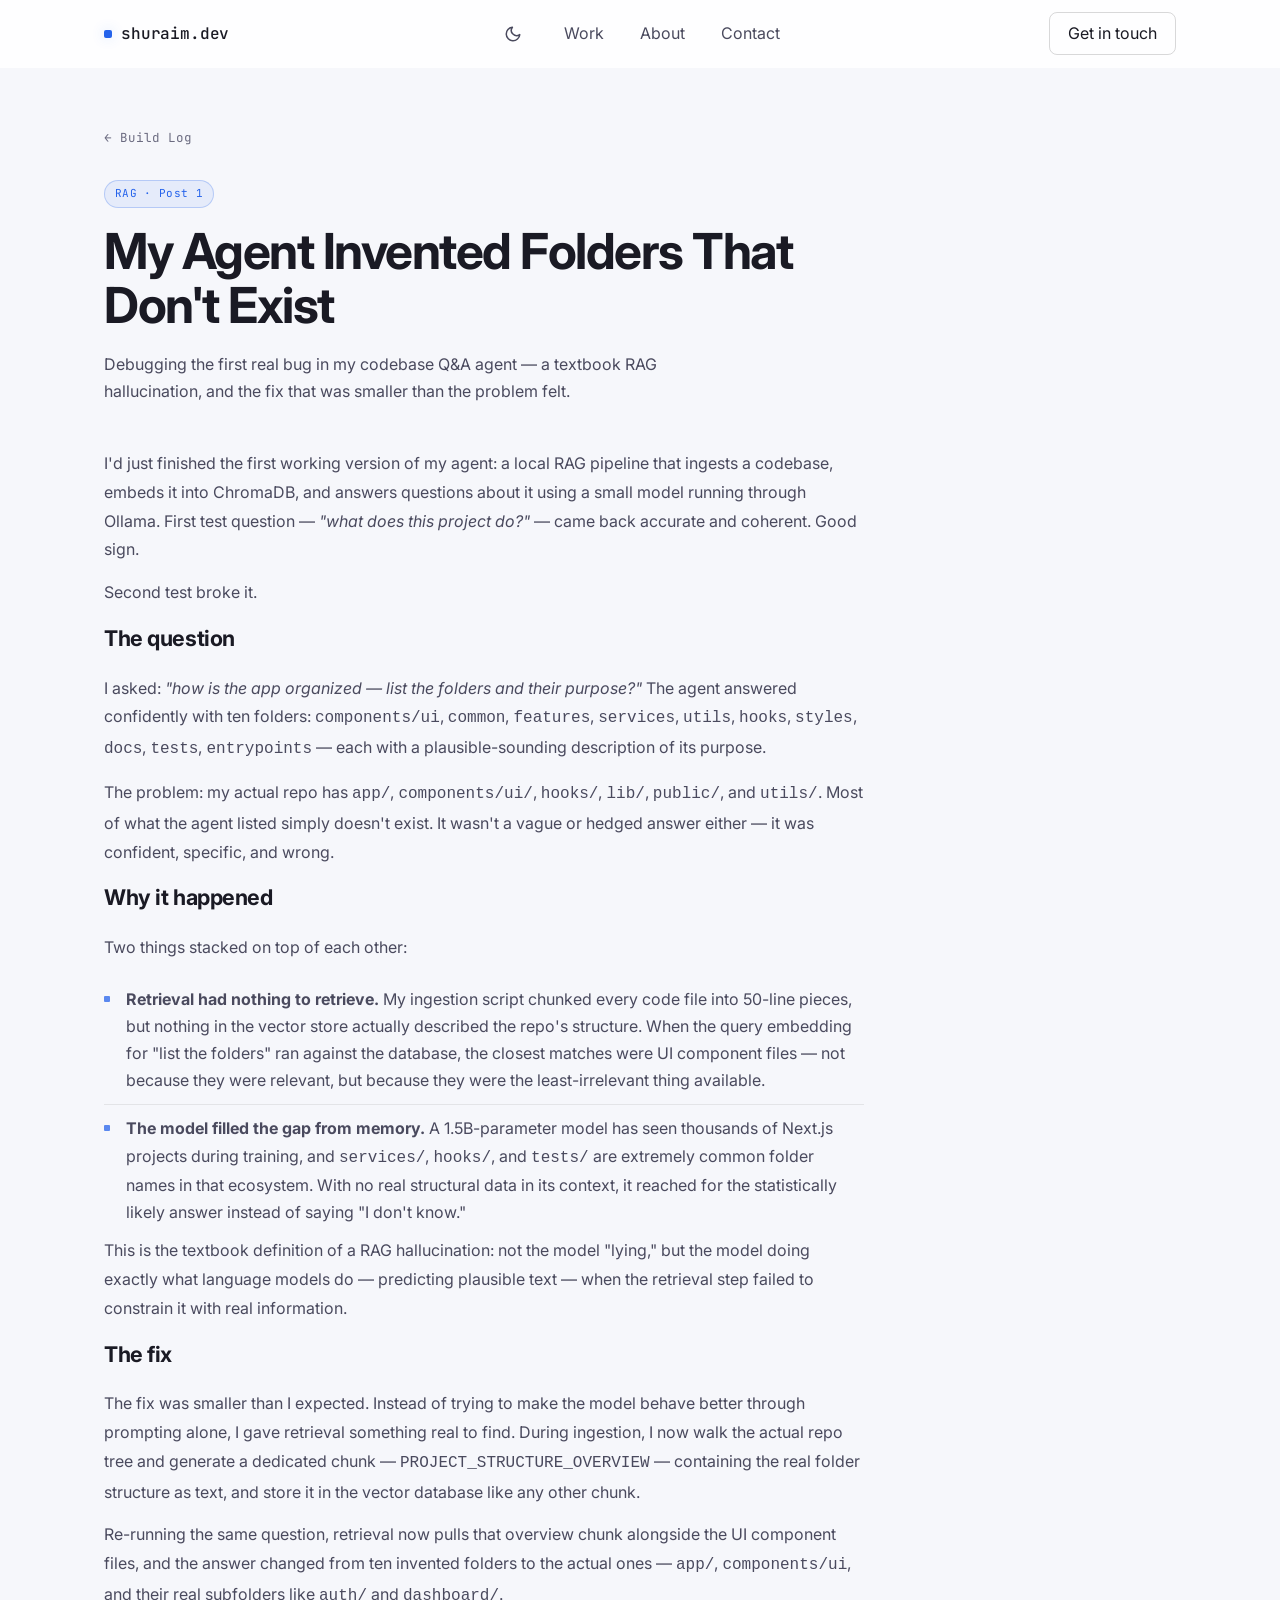
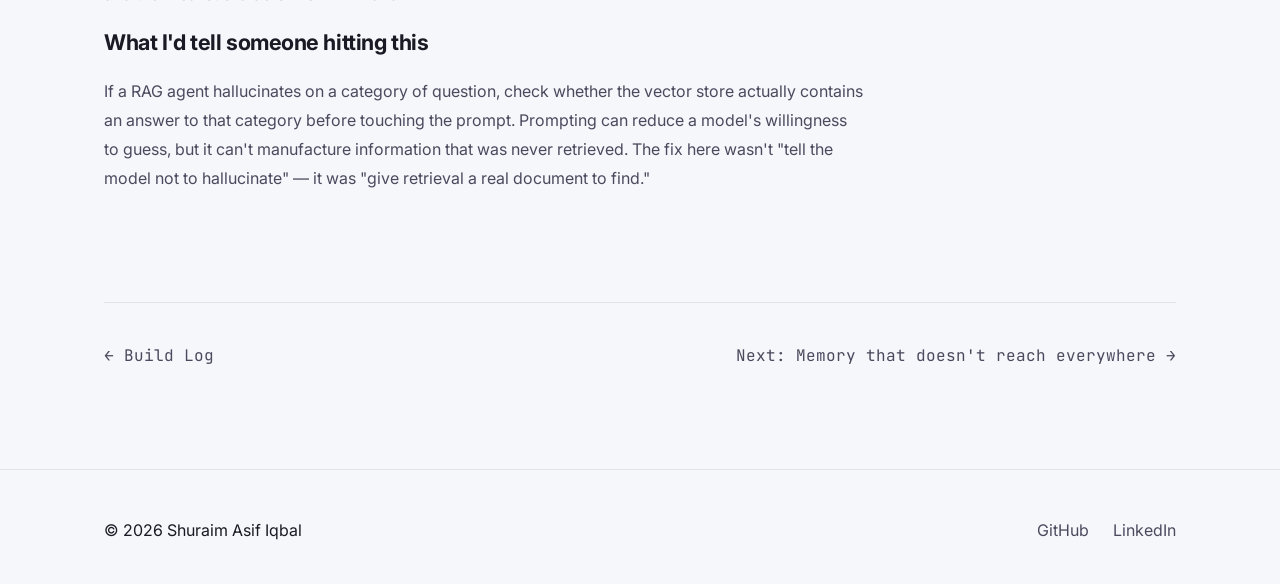
<file: blog/hallucinated-folders.html>
<!DOCTYPE html>
<html lang="en">

<head>
  <meta charset="UTF-8" />
  <meta name="viewport" content="width=device-width, initial-scale=1.0" />
  <title>My Agent Invented Folders That Don't Exist | Shuraim Asif Iqbal</title>
  <meta name="description"
    content="Debugging a hallucination in a local RAG agent — why a small model invented folder names, and the one-chunk fix that solved it." />
  <link rel="preconnect" href="https://fonts.googleapis.com" />
  <link rel="preconnect" href="https://fonts.gstatic.com" crossorigin />
  <link
    href="https://fonts.googleapis.com/css2?family=Inter:wght@400;500;600;700&family=JetBrains+Mono:wght@400;500&display=swap"
    rel="stylesheet" />
  <link rel="stylesheet" href="../css/style.css" />
  <script>if (localStorage.getItem("theme") === "light" || (!localStorage.getItem("theme") && window.matchMedia("(prefers-color-scheme: light)").matches)) document.documentElement.classList.add("light-mode");</script>
</head>

<body>

  <nav class="nav" aria-label="Primary">
    <div class="container">
      <a href="../index.html" class="logo">shuraim.dev</a>
      <div class="nav-links">
        <button class="theme-toggle" aria-label="Toggle theme"><svg class="sun" width="18" height="18"
            viewBox="0 0 24 24" fill="none" stroke="currentColor" stroke-width="2" stroke-linecap="round"
            stroke-linejoin="round">
            <circle cx="12" cy="12" r="5"></circle>
            <line x1="12" y1="1" x2="12" y2="3"></line>
            <line x1="12" y1="21" x2="12" y2="23"></line>
            <line x1="4.22" y1="4.22" x2="5.64" y2="5.64"></line>
            <line x1="18.36" y1="18.36" x2="19.78" y2="19.78"></line>
            <line x1="1" y1="12" x2="3" y2="12"></line>
            <line x1="21" y1="12" x2="23" y2="12"></line>
            <line x1="4.22" y1="19.78" x2="5.64" y2="18.36"></line>
            <line x1="18.36" y1="5.64" x2="19.78" y2="4.22"></line>
          </svg><svg class="moon" width="18" height="18" viewBox="0 0 24 24" fill="none" stroke="currentColor"
            stroke-width="2" stroke-linecap="round" stroke-linejoin="round">
            <path d="M21 12.79A9 9 0 1 1 11.21 3 7 7 0 0 0 21 12.79z"></path>
          </svg></button>
        <a href="../index.html#work">Work</a>
        <a href="../about.html">About</a>
        <a href="../contact.html">Contact</a>
      </div>
      <a href="../contact.html" class="nav-cta">Get in touch</a>
      <button class="nav-toggle" aria-label="Toggle menu" aria-expanded="false">
        <span></span><span></span><span></span>
      </button>
    </div>
  </nav>
  <div class="mobile-menu">
    <button class="theme-toggle" aria-label="Toggle theme"><svg class="sun" width="18" height="18" viewBox="0 0 24 24"
        fill="none" stroke="currentColor" stroke-width="2" stroke-linecap="round" stroke-linejoin="round">
        <circle cx="12" cy="12" r="5"></circle>
        <line x1="12" y1="1" x2="12" y2="3"></line>
        <line x1="12" y1="21" x2="12" y2="23"></line>
        <line x1="4.22" y1="4.22" x2="5.64" y2="5.64"></line>
        <line x1="18.36" y1="18.36" x2="19.78" y2="19.78"></line>
        <line x1="1" y1="12" x2="3" y2="12"></line>
        <line x1="21" y1="12" x2="23" y2="12"></line>
        <line x1="4.22" y1="19.78" x2="5.64" y2="18.36"></line>
        <line x1="18.36" y1="5.64" x2="19.78" y2="4.22"></line>
      </svg><svg class="moon" width="18" height="18" viewBox="0 0 24 24" fill="none" stroke="currentColor"
        stroke-width="2" stroke-linecap="round" stroke-linejoin="round">
        <path d="M21 12.79A9 9 0 1 1 11.21 3 7 7 0 0 0 21 12.79z"></path>
      </svg></button>
    <a href="../index.html#work">Work</a>
    <a href="../about.html">About</a>
    <a href="../contact.html">Contact</a>
  </div>

  <main>
    <header class="project-hero">
      <div class="container">
        <a href="index.html" class="back-link">← Build Log</a>
        <div class="project-meta reveal">
          <span class="status-badge">RAG · Post 1</span>
        </div>
        <h1 class="reveal">My Agent Invented Folders That Don't Exist</h1>
        <p class="lede reveal">Debugging the first real bug in my codebase Q&amp;A agent — a textbook RAG
          hallucination, and the fix that was smaller than the problem felt.</p>
      </div>
    </header>

    <div class="container">
      <article class="project-section reveal blog-article">

        <p>I'd just finished the first working version of my agent: a local RAG pipeline that ingests a codebase,
          embeds it into ChromaDB, and answers questions about it using a small model running through Ollama. First
          test question — <em>"what does this project do?"</em> — came back accurate and coherent. Good sign.</p>

        <p>Second test broke it.</p>

        <h2>The question</h2>
        <p>I asked: <em>"how is the app organized — list the folders and their purpose?"</em> The agent answered
          confidently with ten folders: <code>components/ui</code>, <code>common</code>, <code>features</code>,
          <code>services</code>, <code>utils</code>, <code>hooks</code>, <code>styles</code>, <code>docs</code>,
          <code>tests</code>, <code>entrypoints</code> — each with a plausible-sounding description of its
          purpose.</p>

        <p>The problem: my actual repo has <code>app/</code>, <code>components/ui/</code>, <code>hooks/</code>,
          <code>lib/</code>, <code>public/</code>, and <code>utils/</code>. Most of what the agent listed simply
          doesn't exist. It wasn't a vague or hedged answer either — it was confident, specific, and wrong.</p>

        <h2>Why it happened</h2>
        <p>Two things stacked on top of each other:</p>

        <ul class="feature-list">
          <li><strong>Retrieval had nothing to retrieve.</strong> My ingestion script chunked every code file into
            50-line pieces, but nothing in the vector store actually described the repo's structure. When the query
            embedding for "list the folders" ran against the database, the closest matches were UI component files —
            not because they were relevant, but because they were the least-irrelevant thing available.</li>
          <li><strong>The model filled the gap from memory.</strong> A 1.5B-parameter model has seen thousands of
            Next.js projects during training, and <code>services/</code>, <code>hooks/</code>, and <code>tests/</code>
            are extremely common folder names in that ecosystem. With no real structural data in its context, it
            reached for the statistically likely answer instead of saying "I don't know."</li>
        </ul>

        <p>This is the textbook definition of a RAG hallucination: not the model "lying," but the model doing exactly
          what language models do — predicting plausible text — when the retrieval step failed to constrain it with
          real information.</p>

        <h2>The fix</h2>
        <p>The fix was smaller than I expected. Instead of trying to make the model behave better through prompting
          alone, I gave retrieval something real to find. During ingestion, I now walk the actual repo tree and
          generate a dedicated chunk — <code>PROJECT_STRUCTURE_OVERVIEW</code> — containing the real folder structure
          as text, and store it in the vector database like any other chunk.</p>

        <p>Re-running the same question, retrieval now pulls that overview chunk alongside the UI component files,
          and the answer changed from ten invented folders to the actual ones — <code>app/</code>,
          <code>components/ui</code>, and their real subfolders like <code>auth/</code> and <code>dashboard/</code>.
        </p>

        <h2>What I'd tell someone hitting this</h2>
        <p>If a RAG agent hallucinates on a category of question, check whether the vector store actually contains an
          answer to that category before touching the prompt. Prompting can reduce a model's willingness to guess,
          but it can't manufacture information that was never retrieved. The fix here wasn't "tell the model not to
          hallucinate" — it was "give retrieval a real document to find."</p>

      </article>

      <div class="project-footer-nav">
        <a href="index.html">← Build Log</a>
        <a href="pronoun-resolution.html">Next: Memory that doesn't reach everywhere →</a>
      </div>
    </div>
  </main>

  <footer class="site-footer">
    <div class="container">
      <p>© 2026 Shuraim Asif Iqbal</p>
      <div class="footer-links">
        <a href="https://github.com/shuraimasifiqbal" target="_blank" rel="noopener">GitHub</a>
        <a href="https://www.linkedin.com/in/muhammad-shuraim-05673b367/" target="_blank" rel="noopener">LinkedIn</a>
      </div>
    </div>
  </footer>

  <script src="../js/main.js"></script>
</body>

</html>
</file>
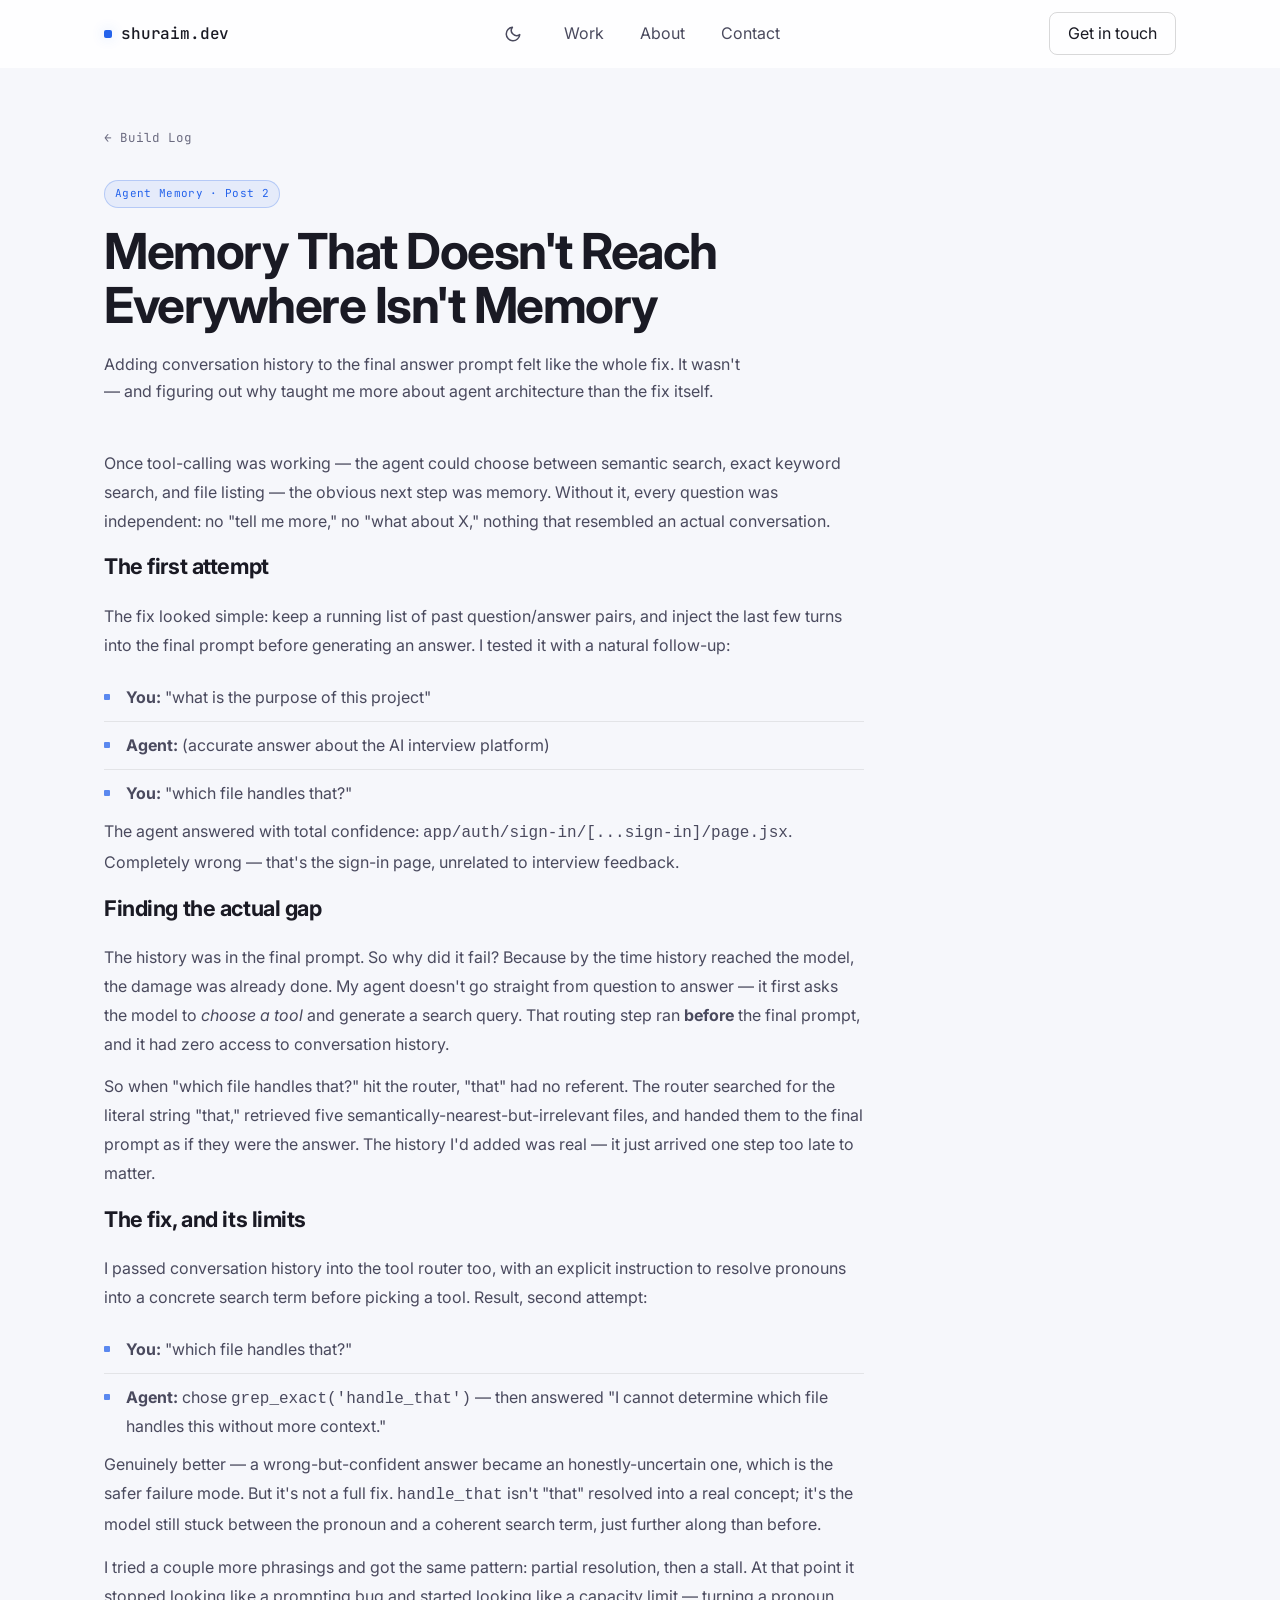
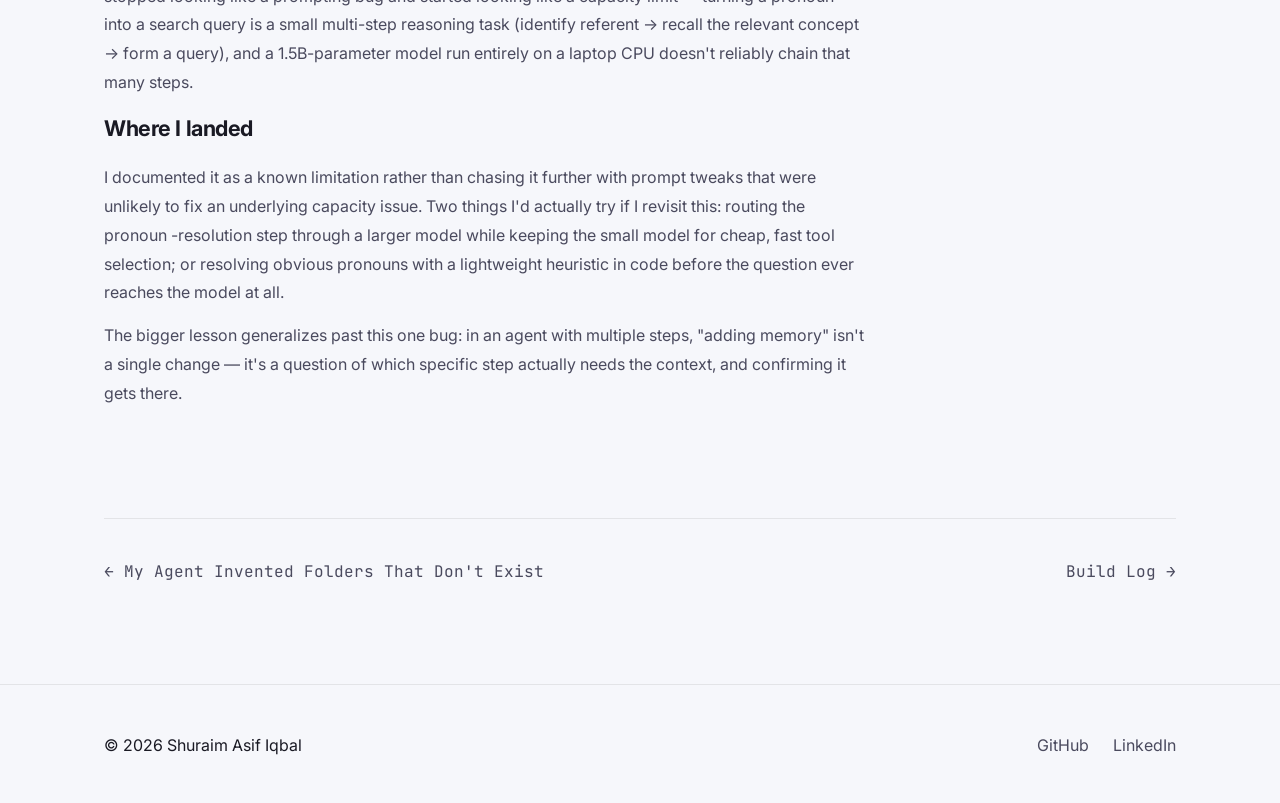
<file: blog/pronoun-resolution.html>
<!DOCTYPE html>
<html lang="en">

<head>
  <meta charset="UTF-8" />
  <meta name="viewport" content="width=device-width, initial-scale=1.0" />
  <title>Memory That Doesn't Reach Everywhere Isn't Memory | Shuraim Asif Iqbal</title>
  <meta name="description"
    content="Adding conversation history to an agent's final prompt wasn't enough — a look at why follow-up questions still failed, and the limits of a small local model." />
  <link rel="preconnect" href="https://fonts.googleapis.com" />
  <link rel="preconnect" href="https://fonts.gstatic.com" crossorigin />
  <link
    href="https://fonts.googleapis.com/css2?family=Inter:wght@400;500;600;700&family=JetBrains+Mono:wght@400;500&display=swap"
    rel="stylesheet" />
  <link rel="stylesheet" href="../css/style.css" />
  <script>if (localStorage.getItem("theme") === "light" || (!localStorage.getItem("theme") && window.matchMedia("(prefers-color-scheme: light)").matches)) document.documentElement.classList.add("light-mode");</script>
</head>

<body>

  <nav class="nav" aria-label="Primary">
    <div class="container">
      <a href="../index.html" class="logo">shuraim.dev</a>
      <div class="nav-links">
        <button class="theme-toggle" aria-label="Toggle theme"><svg class="sun" width="18" height="18"
            viewBox="0 0 24 24" fill="none" stroke="currentColor" stroke-width="2" stroke-linecap="round"
            stroke-linejoin="round">
            <circle cx="12" cy="12" r="5"></circle>
            <line x1="12" y1="1" x2="12" y2="3"></line>
            <line x1="12" y1="21" x2="12" y2="23"></line>
            <line x1="4.22" y1="4.22" x2="5.64" y2="5.64"></line>
            <line x1="18.36" y1="18.36" x2="19.78" y2="19.78"></line>
            <line x1="1" y1="12" x2="3" y2="12"></line>
            <line x1="21" y1="12" x2="23" y2="12"></line>
            <line x1="4.22" y1="19.78" x2="5.64" y2="18.36"></line>
            <line x1="18.36" y1="5.64" x2="19.78" y2="4.22"></line>
          </svg><svg class="moon" width="18" height="18" viewBox="0 0 24 24" fill="none" stroke="currentColor"
            stroke-width="2" stroke-linecap="round" stroke-linejoin="round">
            <path d="M21 12.79A9 9 0 1 1 11.21 3 7 7 0 0 0 21 12.79z"></path>
          </svg></button>
        <a href="../index.html#work">Work</a>
        <a href="../about.html">About</a>
        <a href="../contact.html">Contact</a>
      </div>
      <a href="../contact.html" class="nav-cta">Get in touch</a>
      <button class="nav-toggle" aria-label="Toggle menu" aria-expanded="false">
        <span></span><span></span><span></span>
      </button>
    </div>
  </nav>
  <div class="mobile-menu">
    <button class="theme-toggle" aria-label="Toggle theme"><svg class="sun" width="18" height="18" viewBox="0 0 24 24"
        fill="none" stroke="currentColor" stroke-width="2" stroke-linecap="round" stroke-linejoin="round">
        <circle cx="12" cy="12" r="5"></circle>
        <line x1="12" y1="1" x2="12" y2="3"></line>
        <line x1="12" y1="21" x2="12" y2="23"></line>
        <line x1="4.22" y1="4.22" x2="5.64" y2="5.64"></line>
        <line x1="18.36" y1="18.36" x2="19.78" y2="19.78"></line>
        <line x1="1" y1="12" x2="3" y2="12"></line>
        <line x1="21" y1="12" x2="23" y2="12"></line>
        <line x1="4.22" y1="19.78" x2="5.64" y2="18.36"></line>
        <line x1="18.36" y1="5.64" x2="19.78" y2="4.22"></line>
      </svg><svg class="moon" width="18" height="18" viewBox="0 0 24 24" fill="none" stroke="currentColor"
        stroke-width="2" stroke-linecap="round" stroke-linejoin="round">
        <path d="M21 12.79A9 9 0 1 1 11.21 3 7 7 0 0 0 21 12.79z"></path>
      </svg></button>
    <a href="../index.html#work">Work</a>
    <a href="../about.html">About</a>
    <a href="../contact.html">Contact</a>
  </div>

  <main>
    <header class="project-hero">
      <div class="container">
        <a href="index.html" class="back-link">← Build Log</a>
        <div class="project-meta reveal">
          <span class="status-badge">Agent Memory · Post 2</span>
        </div>
        <h1 class="reveal">Memory That Doesn't Reach Everywhere Isn't Memory</h1>
        <p class="lede reveal">Adding conversation history to the final answer prompt felt like the whole fix. It
          wasn't — and figuring out why taught me more about agent architecture than the fix itself.</p>
      </div>
    </header>

    <div class="container">
      <article class="project-section reveal blog-article">

        <p>Once tool-calling was working — the agent could choose between semantic search, exact keyword search, and
          file listing — the obvious next step was memory. Without it, every question was independent: no "tell me
          more," no "what about X," nothing that resembled an actual conversation.</p>

        <h2>The first attempt</h2>
        <p>The fix looked simple: keep a running list of past question/answer pairs, and inject the last few turns
          into the final prompt before generating an answer. I tested it with a natural follow-up:</p>

        <ul class="feature-list">
          <li><strong>You:</strong> "what is the purpose of this project"</li>
          <li><strong>Agent:</strong> (accurate answer about the AI interview platform)</li>
          <li><strong>You:</strong> "which file handles that?"</li>
        </ul>

        <p>The agent answered with total confidence: <code>app/auth/sign-in/[...sign-in]/page.jsx</code>. Completely
          wrong — that's the sign-in page, unrelated to interview feedback.</p>

        <h2>Finding the actual gap</h2>
        <p>The history was in the final prompt. So why did it fail? Because by the time history reached the model,
          the damage was already done. My agent doesn't go straight from question to answer — it first asks the model
          to <em>choose a tool</em> and generate a search query. That routing step ran <strong>before</strong> the
          final prompt, and it had zero access to conversation history.</p>

        <p>So when "which file handles that?" hit the router, "that" had no referent. The router searched for the
          literal string "that," retrieved five semantically-nearest-but-irrelevant files, and handed them to the
          final prompt as if they were the answer. The history I'd added was real — it just arrived one step too
          late to matter.</p>

        <h2>The fix, and its limits</h2>
        <p>I passed conversation history into the tool router too, with an explicit instruction to resolve pronouns
          into a concrete search term before picking a tool. Result, second attempt:</p>

        <ul class="feature-list">
          <li><strong>You:</strong> "which file handles that?"</li>
          <li><strong>Agent:</strong> chose <code>grep_exact('handle_that')</code> — then answered "I cannot
            determine which file handles this without more context."</li>
        </ul>

        <p>Genuinely better — a wrong-but-confident answer became an honestly-uncertain one, which is the safer
          failure mode. But it's not a full fix. <code>handle_that</code> isn't "that" resolved into a real concept;
          it's the model still stuck between the pronoun and a coherent search term, just further along than before.</p>

        <p>I tried a couple more phrasings and got the same pattern: partial resolution, then a stall. At that point
          it stopped looking like a prompting bug and started looking like a capacity limit — turning a pronoun into
          a search query is a small multi-step reasoning task (identify referent → recall the relevant concept → form
          a query), and a 1.5B-parameter model run entirely on a laptop CPU doesn't reliably chain that many steps.</p>

        <h2>Where I landed</h2>
        <p>I documented it as a known limitation rather than chasing it further with prompt tweaks that were unlikely
          to fix an underlying capacity issue. Two things I'd actually try if I revisit this: routing the pronoun
          -resolution step through a larger model while keeping the small model for cheap, fast tool selection; or
          resolving obvious pronouns with a lightweight heuristic in code before the question ever reaches the model
          at all.</p>

        <p>The bigger lesson generalizes past this one bug: in an agent with multiple steps, "adding memory" isn't a
          single change — it's a question of which specific step actually needs the context, and confirming it gets
          there.</p>

      </article>

      <div class="project-footer-nav">
        <a href="hallucinated-folders.html">← My Agent Invented Folders That Don't Exist</a>
        <a href="index.html">Build Log →</a>
      </div>
    </div>
  </main>

  <footer class="site-footer">
    <div class="container">
      <p>© 2026 Shuraim Asif Iqbal</p>
      <div class="footer-links">
        <a href="https://github.com/shuraimasifiqbal" target="_blank" rel="noopener">GitHub</a>
        <a href="https://www.linkedin.com/in/muhammad-shuraim-05673b367/" target="_blank" rel="noopener">LinkedIn</a>
      </div>
    </div>
  </footer>

  <script src="../js/main.js"></script>
</body>

</html>
</file>
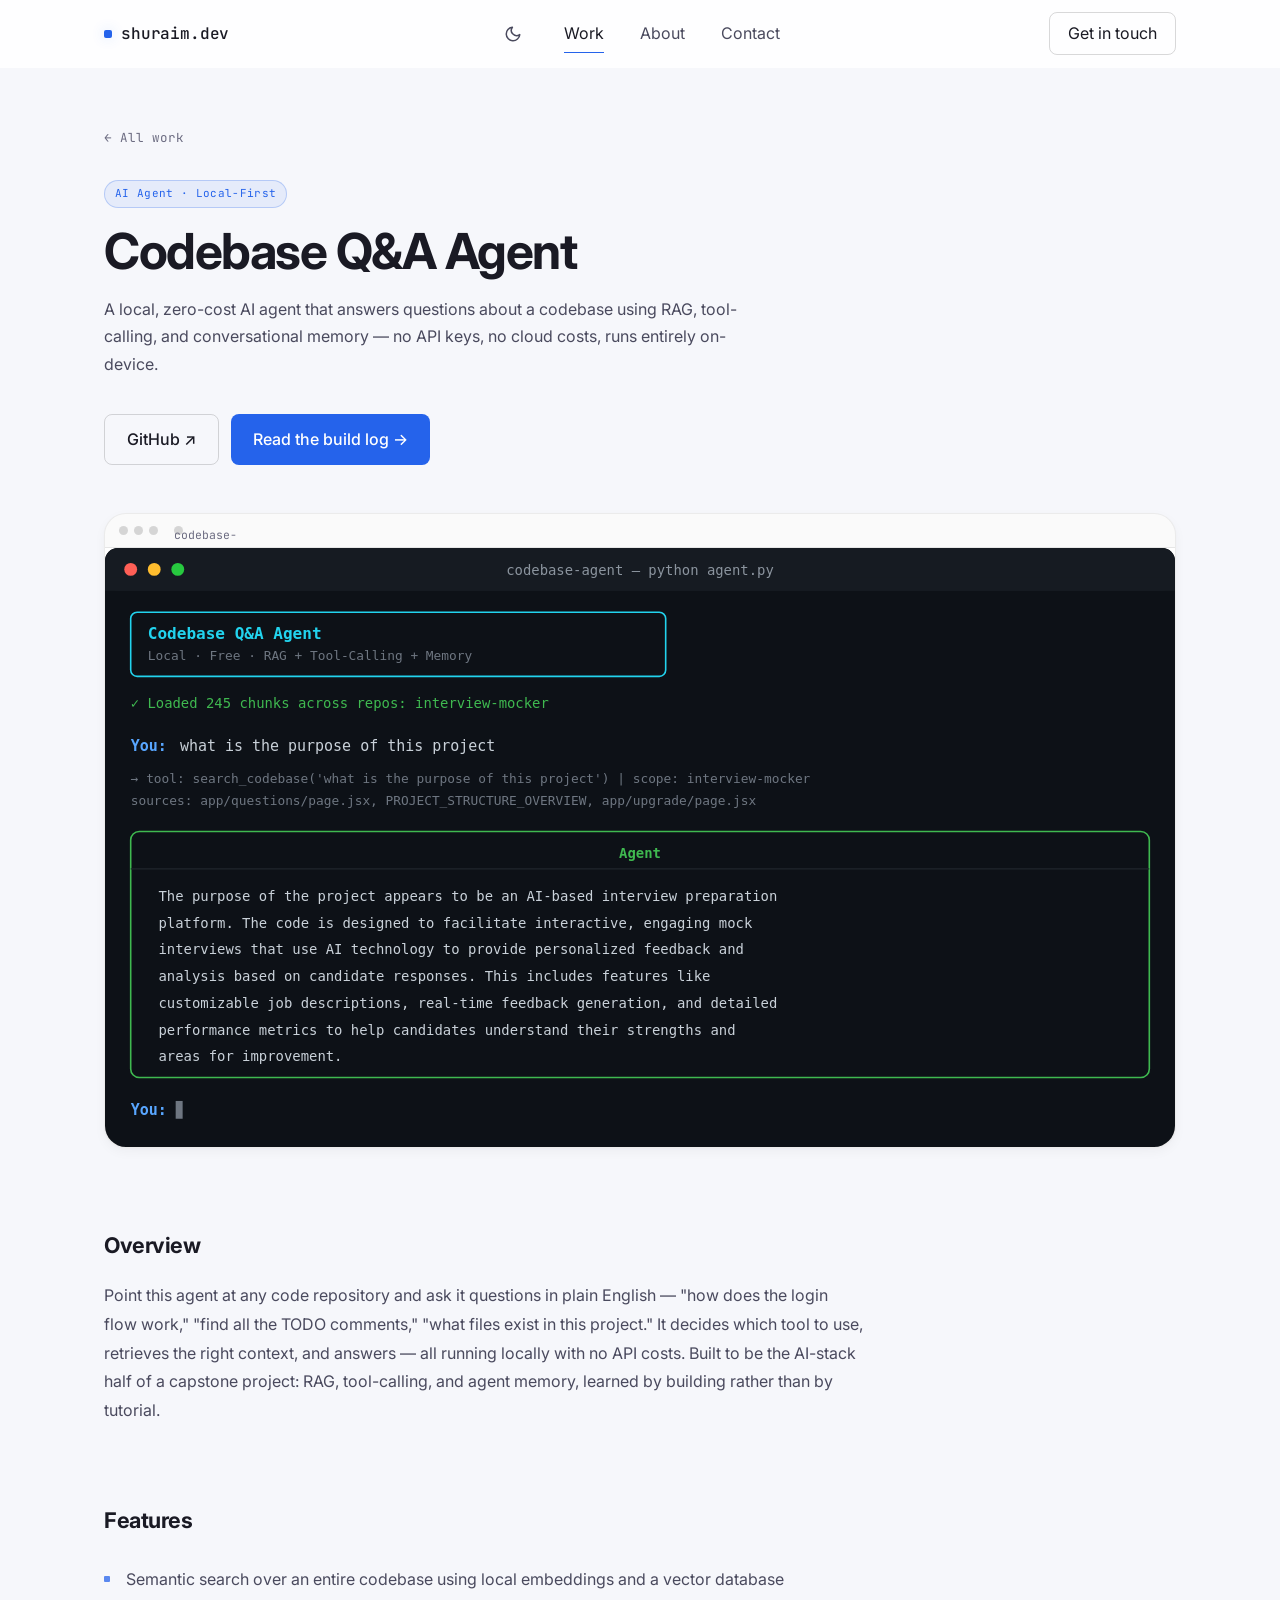
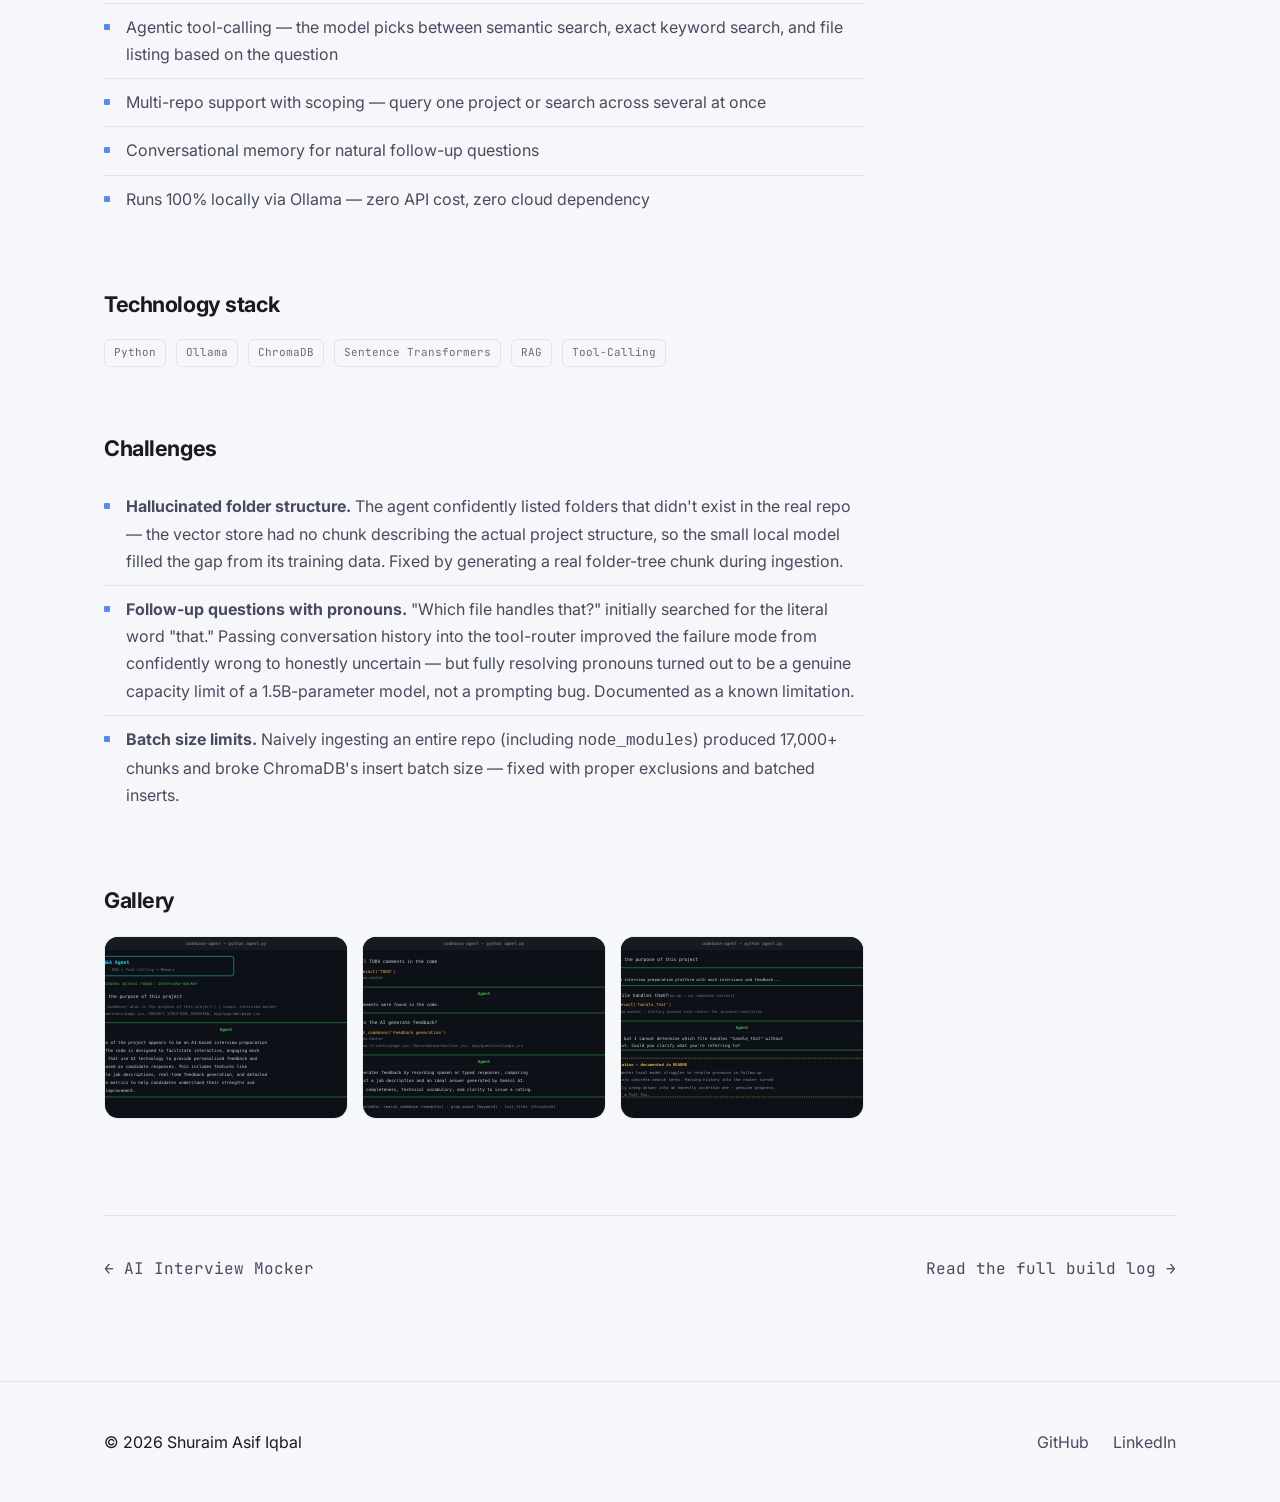
<file: projects/codebase-agent.html>
<!DOCTYPE html>
<html lang="en">

<head>
  <meta charset="UTF-8" />
  <meta name="viewport" content="width=device-width, initial-scale=1.0" />
  <title>Codebase Q&amp;A Agent | Shuraim Asif Iqbal</title>
  <meta name="description"
    content="A local, zero-cost AI agent that answers questions about any codebase using RAG, tool-calling, and memory — no API keys, no cloud costs." />
  <meta property="og:title" content="Codebase Q&amp;A Agent | Shuraim Asif Iqbal" />
  <meta property="og:description" content="A local, zero-cost RAG agent with tool-calling and memory that answers questions about a codebase." />
  <meta property="og:image" content="../images/codebase-agent-hero.svg" />
  <link rel="icon" type="image/png" href="../images/favicon.png" />
  <link rel="preconnect" href="https://fonts.googleapis.com" />
  <link rel="preconnect" href="https://fonts.gstatic.com" crossorigin />
  <link
    href="https://fonts.googleapis.com/css2?family=Inter:wght@400;500;600;700&family=JetBrains+Mono:wght@400;500&display=swap"
    rel="stylesheet" />
  <link rel="stylesheet" href="../css/style.css" />
  <script>if (localStorage.getItem("theme") === "light" || (!localStorage.getItem("theme") && window.matchMedia("(prefers-color-scheme: light)").matches)) document.documentElement.classList.add("light-mode");</script>
</head>

<body>

  <nav class="nav" aria-label="Primary">
    <div class="container">
      <a href="../index.html" class="logo">shuraim.dev</a>
      <div class="nav-links">
        <button class="theme-toggle" aria-label="Toggle theme"><svg class="sun" width="18" height="18"
            viewBox="0 0 24 24" fill="none" stroke="currentColor" stroke-width="2" stroke-linecap="round"
            stroke-linejoin="round">
            <circle cx="12" cy="12" r="5"></circle>
            <line x1="12" y1="1" x2="12" y2="3"></line>
            <line x1="12" y1="21" x2="12" y2="23"></line>
            <line x1="4.22" y1="4.22" x2="5.64" y2="5.64"></line>
            <line x1="18.36" y1="18.36" x2="19.78" y2="19.78"></line>
            <line x1="1" y1="12" x2="3" y2="12"></line>
            <line x1="21" y1="12" x2="23" y2="12"></line>
            <line x1="4.22" y1="19.78" x2="5.64" y2="18.36"></line>
            <line x1="18.36" y1="5.64" x2="19.78" y2="4.22"></line>
          </svg><svg class="moon" width="18" height="18" viewBox="0 0 24 24" fill="none" stroke="currentColor"
            stroke-width="2" stroke-linecap="round" stroke-linejoin="round">
            <path d="M21 12.79A9 9 0 1 1 11.21 3 7 7 0 0 0 21 12.79z"></path>
          </svg></button>
        <a href="../index.html#work" class="active">Work</a>
        <a href="../about.html">About</a>
        <a href="../contact.html">Contact</a>
      </div>
      <a href="../contact.html" class="nav-cta">Get in touch</a>
      <button class="nav-toggle" aria-label="Toggle menu" aria-expanded="false">
        <span></span><span></span><span></span>
      </button>
    </div>
  </nav>
  <div class="mobile-menu">
    <button class="theme-toggle" aria-label="Toggle theme"><svg class="sun" width="18" height="18" viewBox="0 0 24 24"
        fill="none" stroke="currentColor" stroke-width="2" stroke-linecap="round" stroke-linejoin="round">
        <circle cx="12" cy="12" r="5"></circle>
        <line x1="12" y1="1" x2="12" y2="3"></line>
        <line x1="12" y1="21" x2="12" y2="23"></line>
        <line x1="4.22" y1="4.22" x2="5.64" y2="5.64"></line>
        <line x1="18.36" y1="18.36" x2="19.78" y2="19.78"></line>
        <line x1="1" y1="12" x2="3" y2="12"></line>
        <line x1="21" y1="12" x2="23" y2="12"></line>
        <line x1="4.22" y1="19.78" x2="5.64" y2="18.36"></line>
        <line x1="18.36" y1="5.64" x2="19.78" y2="4.22"></line>
      </svg><svg class="moon" width="18" height="18" viewBox="0 0 24 24" fill="none" stroke="currentColor"
        stroke-width="2" stroke-linecap="round" stroke-linejoin="round">
        <path d="M21 12.79A9 9 0 1 1 11.21 3 7 7 0 0 0 21 12.79z"></path>
      </svg></button>
    <a href="../index.html#work">Work</a>
    <a href="../about.html">About</a>
    <a href="../contact.html">Contact</a>
  </div>

  <main>
    <header class="project-hero">
      <div class="container">
        <a href="../index.html#work" class="back-link">← All work</a>

        <div class="project-meta reveal">
          <span class="status-badge">AI Agent · Local-First</span>
        </div>
        <h1 class="reveal">Codebase Q&amp;A Agent</h1>
        <p class="lede reveal">A local, zero-cost AI agent that answers questions about a codebase using RAG,
          tool-calling, and conversational memory — no API keys, no cloud costs, runs entirely on-device.</p>

        <div class="project-actions reveal">
          <a href="https://github.com/shuraimasifiqbal/codebase-agent" target="_blank" rel="noopener"
            class="btn btn-secondary">GitHub ↗</a>
          <a href="../blog/index.html" class="btn btn-primary">Read the build log →</a>
        </div>

        <div class="hero-image-frame reveal">
          <div class="chrome">
            <span></span><span></span><span></span>
            <span class="url">codebase-agent — local terminal</span>
          </div>
          <img class="hero-shot" src="../images/codebase-agent-hero.svg"
            alt="Codebase Q&amp;A Agent terminal interface showing a question and AI-generated answer with sources"
            loading="lazy" />
        </div>
      </div>
    </header>

    <div class="container">
      <section class="project-section reveal">
        <h2>Overview</h2>
        <p>Point this agent at any code repository and ask it questions in plain English — "how does the login flow
          work," "find all the TODO comments," "what files exist in this project." It decides which tool to use,
          retrieves the right context, and answers — all running locally with no API costs. Built to be the AI-stack
          half of a capstone project: RAG, tool-calling, and agent memory, learned by building rather than by
          tutorial.</p>
      </section>

      <section class="project-section reveal">
        <h2>Features</h2>
        <ul class="feature-list">
          <li>Semantic search over an entire codebase using local embeddings and a vector database</li>
          <li>Agentic tool-calling — the model picks between semantic search, exact keyword search, and file listing
            based on the question</li>
          <li>Multi-repo support with scoping — query one project or search across several at once</li>
          <li>Conversational memory for natural follow-up questions</li>
          <li>Runs 100% locally via Ollama — zero API cost, zero cloud dependency</li>
        </ul>
      </section>

      <section class="project-section reveal">
        <h2>Technology stack</h2>
        <div class="stack-pills">
          <span class="tag">Python</span>
          <span class="tag">Ollama</span>
          <span class="tag">ChromaDB</span>
          <span class="tag">Sentence Transformers</span>
          <span class="tag">RAG</span>
          <span class="tag">Tool-Calling</span>
        </div>
      </section>

      <section class="project-section reveal">
        <h2>Challenges</h2>
        <ul class="challenge-list">
          <li><strong>Hallucinated folder structure.</strong> The agent confidently listed folders that didn't exist
            in the real repo — the vector store had no chunk describing the actual project structure, so the small
            local model filled the gap from its training data. Fixed by generating a real folder-tree chunk during
            ingestion.</li>
          <li><strong>Follow-up questions with pronouns.</strong> "Which file handles that?" initially searched for
            the literal word "that." Passing conversation history into the tool-router improved the failure mode from
            confidently wrong to honestly uncertain — but fully resolving pronouns turned out to be a genuine capacity
            limit of a 1.5B-parameter model, not a prompting bug. Documented as a known limitation.</li>
          <li><strong>Batch size limits.</strong> Naively ingesting an entire repo (including <code>node_modules</code>)
            produced 17,000+ chunks and broke ChromaDB's insert batch size — fixed with proper exclusions and batched
            inserts.</li>
        </ul>
      </section>

      <section class="project-section reveal">
        <h2>Gallery</h2>
        <div class="gallery-grid">
            <div class="gallery-item"><img src="../images/codebase-agent-hero.svg"
              alt="Codebase agent answering a question about project structure" loading="lazy" /></div>
            <div class="gallery-item"><img src="../images/codebase-agent-tools.svg"
              alt="Codebase agent choosing between tools" loading="lazy" /></div>
            <div class="gallery-item"><img src="../images/codebase-agent-memory.svg"
              alt="Codebase agent using conversation memory for a follow-up question" loading="lazy" /></div>
        </div>
      </section>

      <div class="project-footer-nav">
        <a href="interview-mocker.html">← AI Interview Mocker</a>
        <a href="../blog/index.html">Read the full build log →</a>
      </div>
    </div>
  </main>

  <footer class="site-footer">
    <div class="container">
      <p>© 2026 Shuraim Asif Iqbal</p>
      <div class="footer-links">
        <a href="https://github.com/shuraimasifiqbal" target="_blank" rel="noopener">GitHub</a>
        <a href="https://www.linkedin.com/in/muhammad-shuraim-05673b367/" target="_blank" rel="noopener">LinkedIn</a>
      </div>
    </div>
  </footer>

  <script src="../js/main.js"></script>
</body>

</html>
</file>
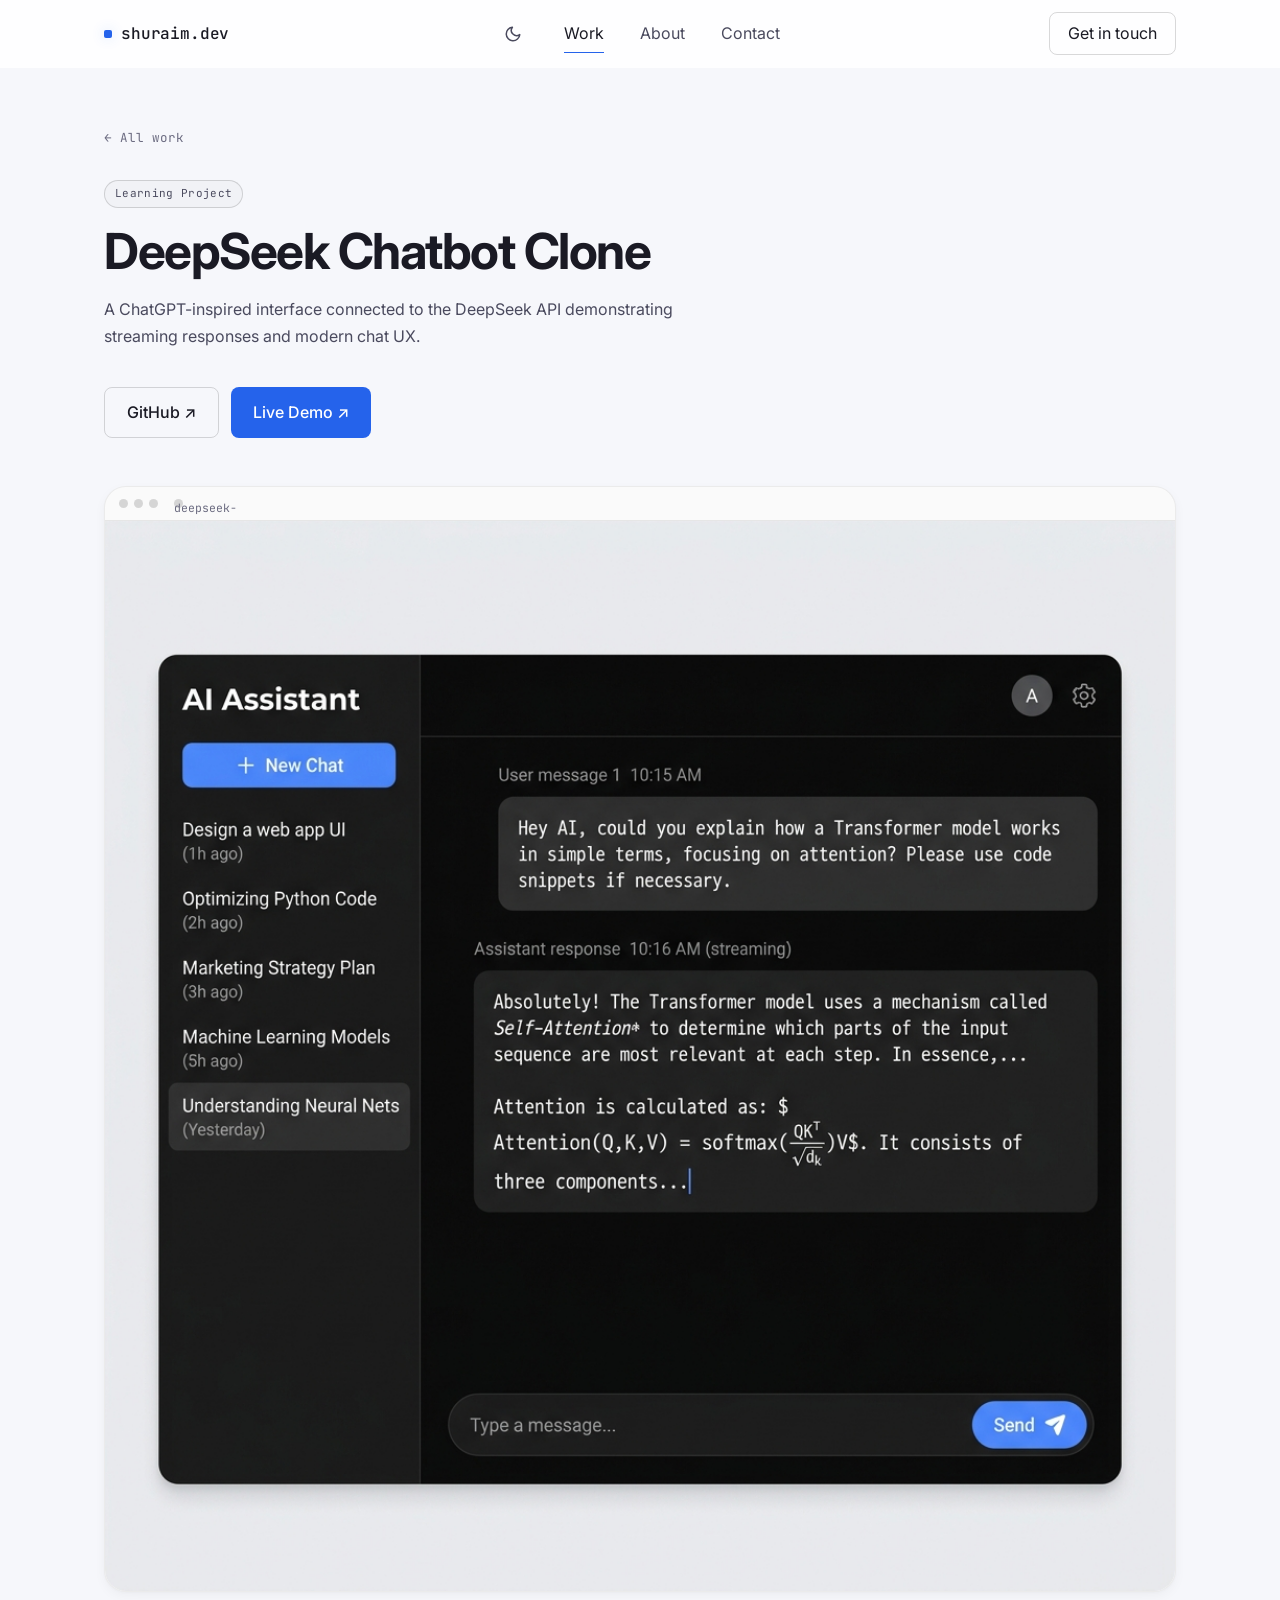
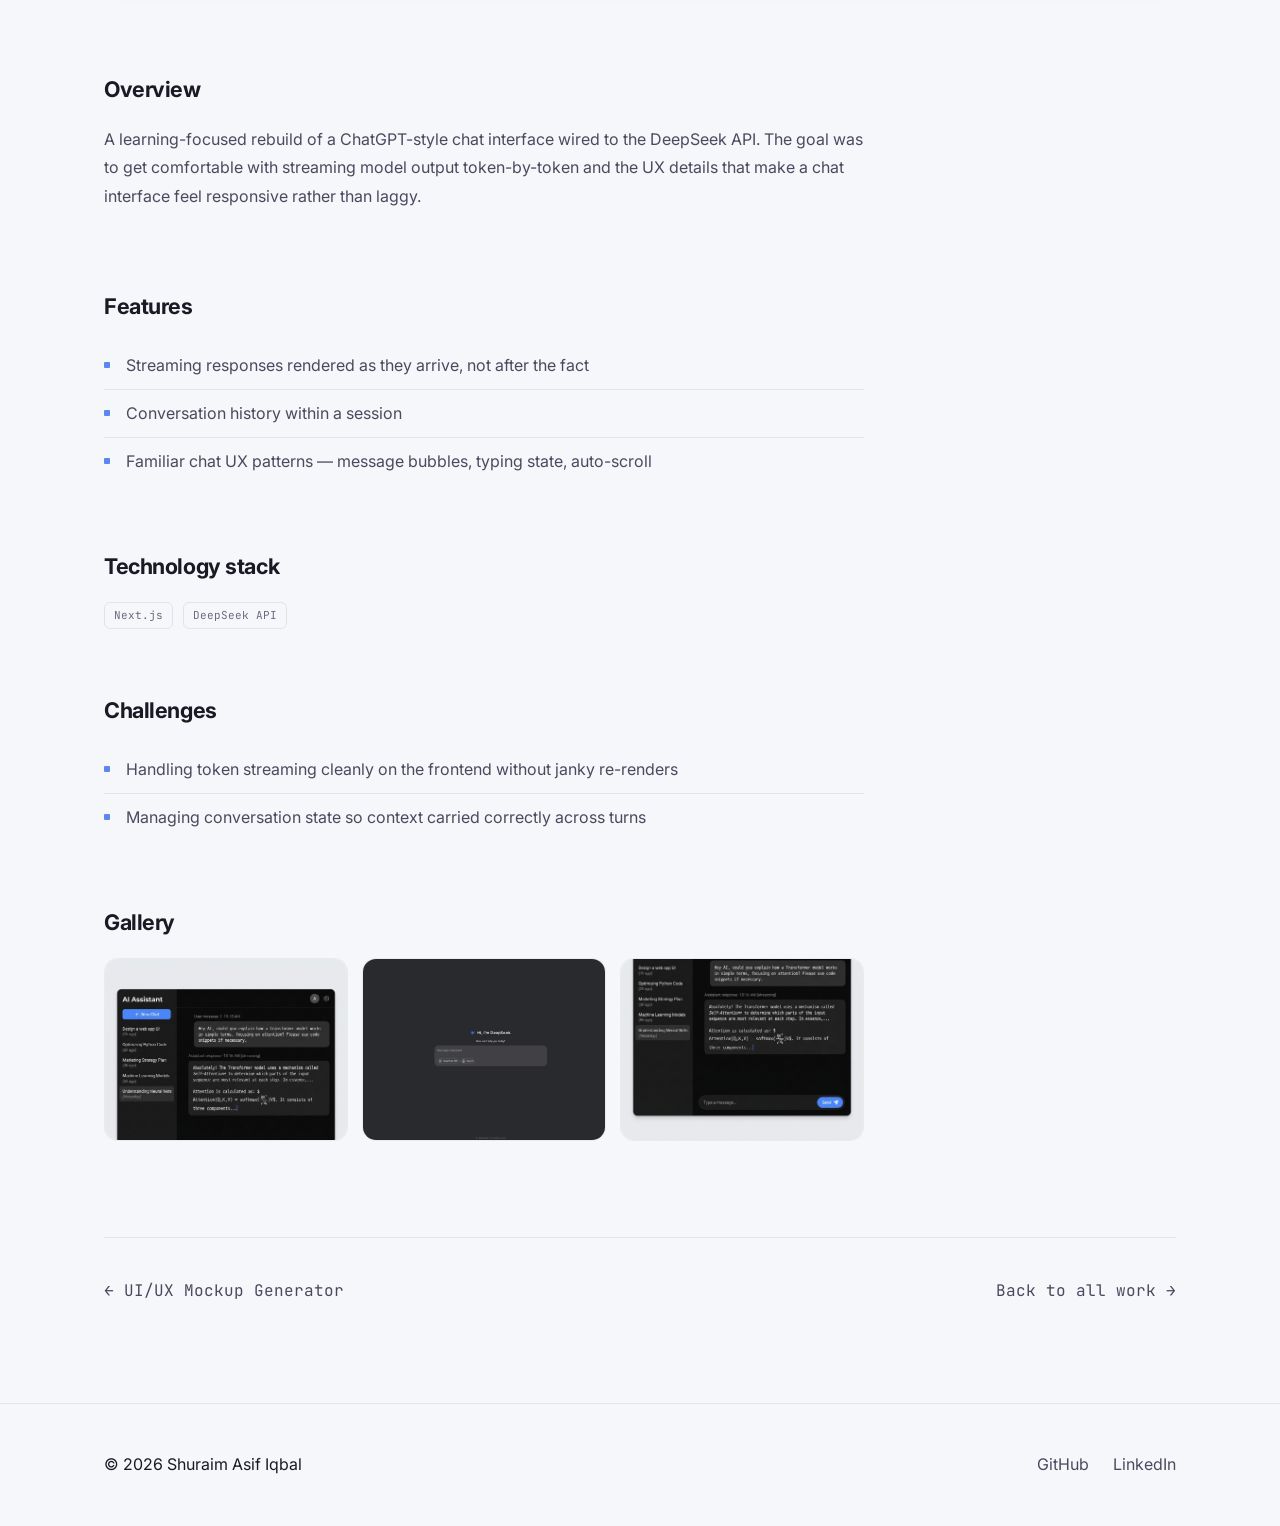
<file: projects/deepseek-chatbot.html>
<!DOCTYPE html>
<html lang="en">
<head>
  <meta charset="UTF-8" />
  <meta name="viewport" content="width=device-width, initial-scale=1.0" />
  <title>DeepSeek Chatbot Clone | Shuraim Asif Iqbal</title>
  <meta name="description" content="A ChatGPT-inspired interface connected to the DeepSeek API, demonstrating streaming responses and modern chat UX." />
  <meta property="og:title" content="DeepSeek Chatbot Clone | Shuraim Asif Iqbal" />
  <meta property="og:description" content="A ChatGPT-inspired interface connected to the DeepSeek API demonstrating streaming responses and modern chat UX patterns." />
  <meta property="og:image" content="https://muhammadshuraimasif.github.io/images/deepseek-hero.png" />
  <link rel="preconnect" href="https://fonts.googleapis.com" />
  <link rel="preconnect" href="https://fonts.gstatic.com" crossorigin />
  <link href="https://fonts.googleapis.com/css2?family=Inter:wght@400;500;600;700&family=JetBrains+Mono:wght@400;500&display=swap" rel="stylesheet" />
  <link rel="stylesheet" href="../css/style.css" />
<script>if(localStorage.getItem("theme")==="light" || (!localStorage.getItem("theme") && window.matchMedia("(prefers-color-scheme: light)").matches)) document.documentElement.classList.add("light-mode");</script>
</head>
<body>

  <nav class="nav" aria-label="Primary">
    <div class="container">
      <a href="../index.html" class="logo">shuraim.dev</a>
      <div class="nav-links">
        <button class="theme-toggle" aria-label="Toggle theme"><svg class="sun" width="18" height="18" viewBox="0 0 24 24" fill="none" stroke="currentColor" stroke-width="2" stroke-linecap="round" stroke-linejoin="round"><circle cx="12" cy="12" r="5"></circle><line x1="12" y1="1" x2="12" y2="3"></line><line x1="12" y1="21" x2="12" y2="23"></line><line x1="4.22" y1="4.22" x2="5.64" y2="5.64"></line><line x1="18.36" y1="18.36" x2="19.78" y2="19.78"></line><line x1="1" y1="12" x2="3" y2="12"></line><line x1="21" y1="12" x2="23" y2="12"></line><line x1="4.22" y1="19.78" x2="5.64" y2="18.36"></line><line x1="18.36" y1="5.64" x2="19.78" y2="4.22"></line></svg><svg class="moon" width="18" height="18" viewBox="0 0 24 24" fill="none" stroke="currentColor" stroke-width="2" stroke-linecap="round" stroke-linejoin="round"><path d="M21 12.79A9 9 0 1 1 11.21 3 7 7 0 0 0 21 12.79z"></path></svg></button>
        <a href="../index.html#work" class="active">Work</a>
        <a href="../about.html">About</a>
        <a href="../contact.html">Contact</a>
      </div>
      <a href="../contact.html" class="nav-cta">Get in touch</a>
      <button class="nav-toggle" aria-label="Toggle menu" aria-expanded="false">
        <span></span><span></span><span></span>
      </button>
    </div>
  </nav>
  <div class="mobile-menu">
    <button class="theme-toggle" aria-label="Toggle theme"><svg class="sun" width="18" height="18" viewBox="0 0 24 24" fill="none" stroke="currentColor" stroke-width="2" stroke-linecap="round" stroke-linejoin="round"><circle cx="12" cy="12" r="5"></circle><line x1="12" y1="1" x2="12" y2="3"></line><line x1="12" y1="21" x2="12" y2="23"></line><line x1="4.22" y1="4.22" x2="5.64" y2="5.64"></line><line x1="18.36" y1="18.36" x2="19.78" y2="19.78"></line><line x1="1" y1="12" x2="3" y2="12"></line><line x1="21" y1="12" x2="23" y2="12"></line><line x1="4.22" y1="19.78" x2="5.64" y2="18.36"></line><line x1="18.36" y1="5.64" x2="19.78" y2="4.22"></line></svg><svg class="moon" width="18" height="18" viewBox="0 0 24 24" fill="none" stroke="currentColor" stroke-width="2" stroke-linecap="round" stroke-linejoin="round"><path d="M21 12.79A9 9 0 1 1 11.21 3 7 7 0 0 0 21 12.79z"></path></svg></button>
    <a href="../index.html#work">Work</a>
    <a href="../about.html">About</a>
    <a href="../contact.html">Contact</a>
  </div>

  <main>
    <header class="project-hero">
      <div class="container">
        <a href="../index.html#work" class="back-link">← All work</a>

        <div class="project-meta reveal">
          <span class="status-badge neutral">Learning Project</span>
        </div>
        <h1 class="reveal">DeepSeek Chatbot Clone</h1>
        <p class="lede reveal">A ChatGPT-inspired interface connected to the DeepSeek API demonstrating streaming responses and modern chat UX.</p>

        <div class="project-actions reveal">
          <a href="https://github.com/shuraimasifiqbal/deepseek-project" target="_blank" rel="noopener" class="btn btn-secondary">GitHub ↗</a>
          <a href="https://deepseek-project-orpin.vercel.app/" target="_blank" rel="noopener" class="btn btn-primary">Live Demo ↗</a>
        </div>

        <div class="hero-image-frame reveal">
          <div class="chrome">
            <span></span><span></span><span></span>
            <span class="url">deepseek-project-orpin.vercel.app</span>
          </div>
          <img class="hero-shot" src="../images/deepseek-hero.png" alt="DeepSeek chatbot clone empty-state interface" loading="lazy" />
        </div>
      </div>
    </header>

    <div class="container">
      <section class="project-section reveal">
        <h2>Overview</h2>
        <p>A learning-focused rebuild of a ChatGPT-style chat interface wired to the DeepSeek API. The goal was to get comfortable with streaming model output token-by-token and the UX details that make a chat interface feel responsive rather than laggy.</p>
      </section>

      <section class="project-section reveal">
        <h2>Features</h2>
        <ul class="feature-list">
          <li>Streaming responses rendered as they arrive, not after the fact</li>
          <li>Conversation history within a session</li>
          <li>Familiar chat UX patterns — message bubbles, typing state, auto-scroll</li>
        </ul>
      </section>

      <section class="project-section reveal">
        <h2>Technology stack</h2>
        <div class="stack-pills">
          <span class="tag">Next.js</span>
          <span class="tag">DeepSeek API</span>
        </div>
      </section>

      <section class="project-section reveal">
        <h2>Challenges</h2>
        <ul class="challenge-list">
          <li>Handling token streaming cleanly on the frontend without janky re-renders</li>
          <li>Managing conversation state so context carried correctly across turns</li>
        </ul>
      </section>

      <section class="project-section reveal">
        <h2>Gallery</h2>
        <div class="gallery-grid">
          <div class="gallery-item"><img src="../images/deepseek-hero.png" alt="DeepSeek chatbot clone interface" loading="lazy" /></div>
          <div class="gallery-item"><img src="../images/deepseek-chatbot.png" alt="DeepSeek streaming response in action" loading="lazy" /></div>
          <div class="gallery-item"><img src="../images/deepseek-hero.png" alt="DeepSeek conversation history" loading="lazy" style="object-position: bottom;"/></div>
        </div>
      </section>

      <div class="project-footer-nav">
        <a href="uiux-mockup.html">← UI/UX Mockup Generator</a>
        <a href="../index.html#work">Back to all work →</a>
      </div>
    </div>
  </main>

  <footer class="site-footer">
    <div class="container">
      <p>© 2026 Shuraim Asif Iqbal</p>
      <div class="footer-links">
        <a href="https://github.com/shuraimasifiqbal/deepseek-project" target="_blank" rel="noopener">GitHub</a>
        <a href="https://www.linkedin.com/in/muhammad-shuraim-05673b367/" target="_blank" rel="noopener">LinkedIn</a>
      </div>
    </div>
  </footer>

  <script src="../js/main.js"></script>
</body>
</html>
</file>
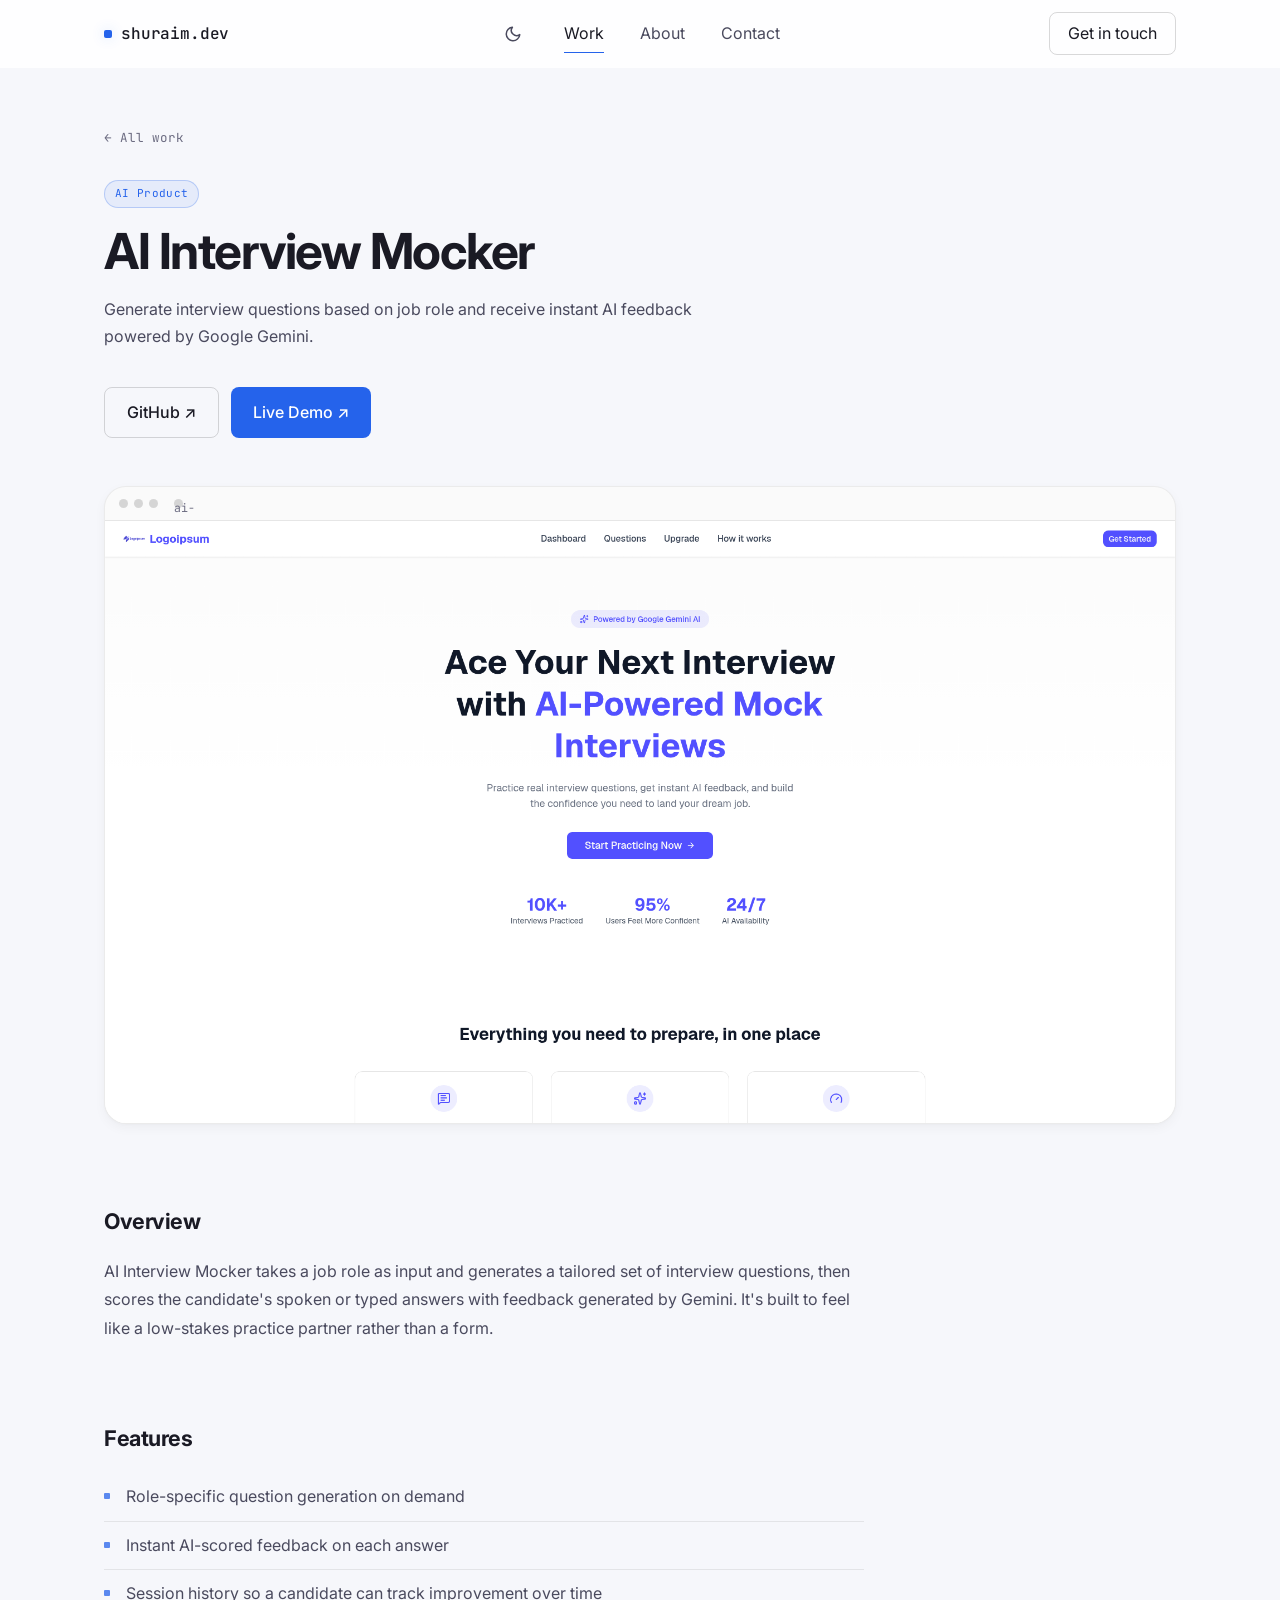
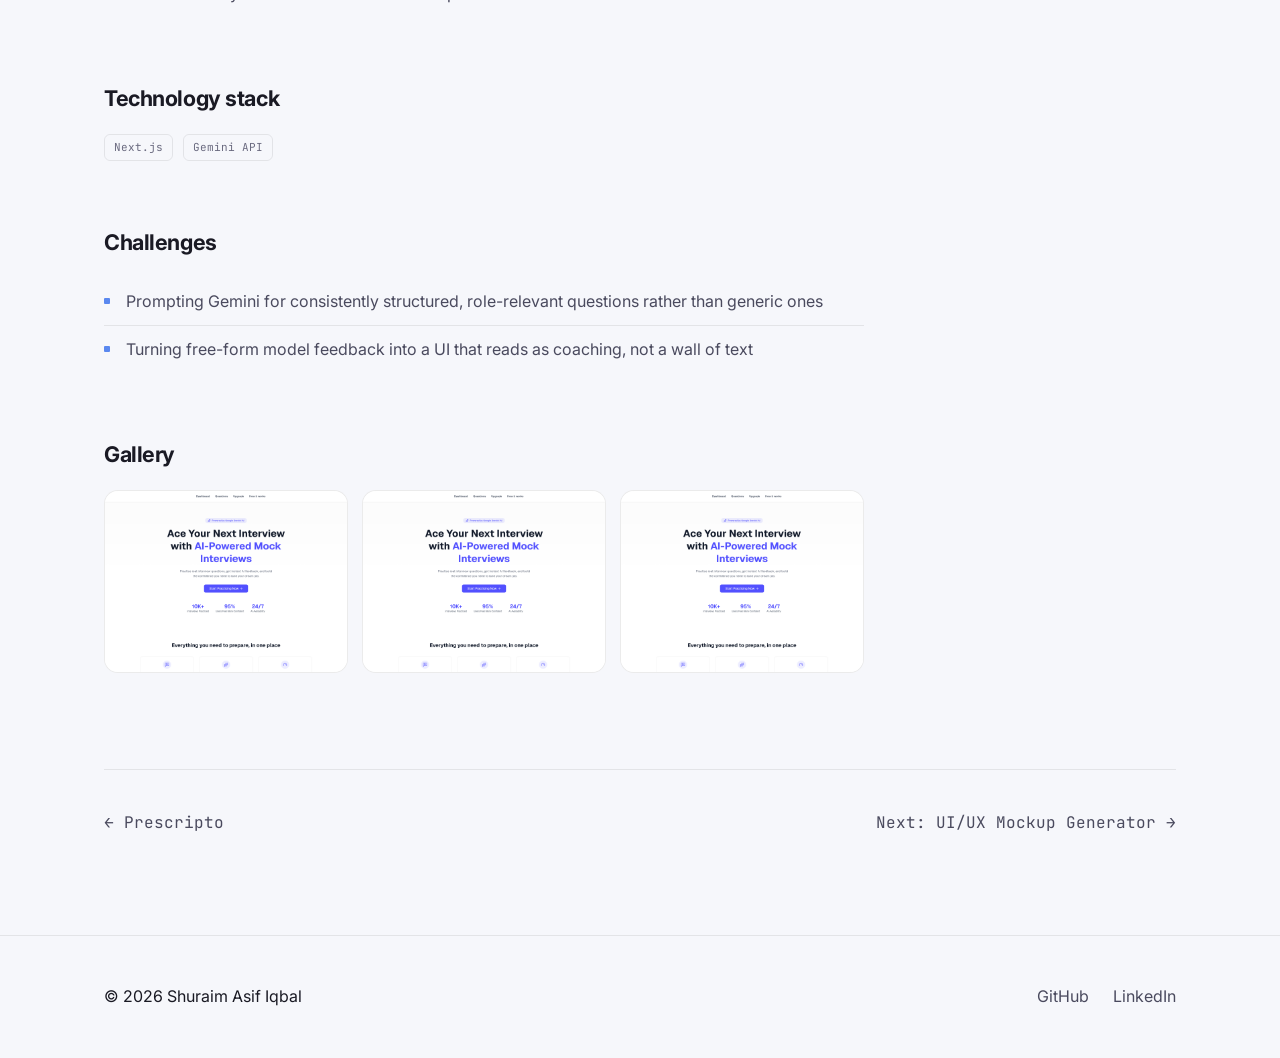
<file: projects/interview-mocker.html>
<!DOCTYPE html>
<html lang="en">

<head>
  <meta charset="UTF-8" />
  <meta name="viewport" content="width=device-width, initial-scale=1.0" />
  <title>AI Interview Mocker | Shuraim Asif Iqbal</title>
  <meta name="description"
    content="AI Interview Mocker generates interview questions per role and gives instant AI feedback, powered by Google Gemini." />
  <meta property="og:title" content="AI Interview Mocker | Shuraim Asif Iqbal" />
  <meta property="og:description" content="Generate role-specific interview questions and receive instant AI-scored feedback powered by Google Gemini." />
  <meta property="og:image" content="https://muhammadshuraimasif.github.io/images/interview-mocker-hero.png" />
  <link rel="preconnect" href="https://fonts.googleapis.com" />
  <link rel="preconnect" href="https://fonts.gstatic.com" crossorigin />
  <link
    href="https://fonts.googleapis.com/css2?family=Inter:wght@400;500;600;700&family=JetBrains+Mono:wght@400;500&display=swap"
    rel="stylesheet" />
  <link rel="stylesheet" href="../css/style.css" />
  <script>if (localStorage.getItem("theme") === "light" || (!localStorage.getItem("theme") && window.matchMedia("(prefers-color-scheme: light)").matches)) document.documentElement.classList.add("light-mode");</script>
</head>

<body>

  <nav class="nav" aria-label="Primary">
    <div class="container">
      <a href="../index.html" class="logo">shuraim.dev</a>
      <div class="nav-links">
        <button class="theme-toggle" aria-label="Toggle theme"><svg class="sun" width="18" height="18"
            viewBox="0 0 24 24" fill="none" stroke="currentColor" stroke-width="2" stroke-linecap="round"
            stroke-linejoin="round">
            <circle cx="12" cy="12" r="5"></circle>
            <line x1="12" y1="1" x2="12" y2="3"></line>
            <line x1="12" y1="21" x2="12" y2="23"></line>
            <line x1="4.22" y1="4.22" x2="5.64" y2="5.64"></line>
            <line x1="18.36" y1="18.36" x2="19.78" y2="19.78"></line>
            <line x1="1" y1="12" x2="3" y2="12"></line>
            <line x1="21" y1="12" x2="23" y2="12"></line>
            <line x1="4.22" y1="19.78" x2="5.64" y2="18.36"></line>
            <line x1="18.36" y1="5.64" x2="19.78" y2="4.22"></line>
          </svg><svg class="moon" width="18" height="18" viewBox="0 0 24 24" fill="none" stroke="currentColor"
            stroke-width="2" stroke-linecap="round" stroke-linejoin="round">
            <path d="M21 12.79A9 9 0 1 1 11.21 3 7 7 0 0 0 21 12.79z"></path>
          </svg></button>
        <a href="../index.html#work" class="active">Work</a>
        <a href="../about.html">About</a>
        <a href="../contact.html">Contact</a>
      </div>
      <a href="../contact.html" class="nav-cta">Get in touch</a>
      <button class="nav-toggle" aria-label="Toggle menu" aria-expanded="false">
        <span></span><span></span><span></span>
      </button>
    </div>
  </nav>
  <div class="mobile-menu">
    <button class="theme-toggle" aria-label="Toggle theme"><svg class="sun" width="18" height="18" viewBox="0 0 24 24"
        fill="none" stroke="currentColor" stroke-width="2" stroke-linecap="round" stroke-linejoin="round">
        <circle cx="12" cy="12" r="5"></circle>
        <line x1="12" y1="1" x2="12" y2="3"></line>
        <line x1="12" y1="21" x2="12" y2="23"></line>
        <line x1="4.22" y1="4.22" x2="5.64" y2="5.64"></line>
        <line x1="18.36" y1="18.36" x2="19.78" y2="19.78"></line>
        <line x1="1" y1="12" x2="3" y2="12"></line>
        <line x1="21" y1="12" x2="23" y2="12"></line>
        <line x1="4.22" y1="19.78" x2="5.64" y2="18.36"></line>
        <line x1="18.36" y1="5.64" x2="19.78" y2="4.22"></line>
      </svg><svg class="moon" width="18" height="18" viewBox="0 0 24 24" fill="none" stroke="currentColor"
        stroke-width="2" stroke-linecap="round" stroke-linejoin="round">
        <path d="M21 12.79A9 9 0 1 1 11.21 3 7 7 0 0 0 21 12.79z"></path>
      </svg></button>
    <a href="../index.html#work">Work</a>
    <a href="../about.html">About</a>
    <a href="../contact.html">Contact</a>
  </div>

  <main>
    <header class="project-hero">
      <div class="container">
        <a href="../index.html#work" class="back-link">← All work</a>

        <div class="project-meta reveal">
          <span class="status-badge">AI Product</span>
        </div>
        <h1 class="reveal">AI Interview Mocker</h1>
        <p class="lede reveal">Generate interview questions based on job role and receive instant AI feedback powered by
          Google Gemini.</p>

        <div class="project-actions reveal">
          <a href="https://github.com/MuhammadShuraim2007/ai-interview-mocker" target="_blank"
            rel="noopener" class="btn btn-secondary">GitHub ↗</a>
          <a href="https://ai-interview-mocker-aplr-alpha.vercel.app/" target="_blank" rel="noopener"
            class="btn btn-primary">Live Demo ↗</a>
        </div>

        <div class="hero-image-frame reveal">
          <div class="chrome">
            <span></span><span></span><span></span>
            <span class="url">ai-interview-mocker-aplr-alpha.vercel.app</span>
          </div>
          <img class="hero-shot" src="../images/interview-mocker-hero.png"
            alt="AI Interview Mocker landing page — ace your next interview with AI-powered mock interviews"
            loading="lazy" />
        </div>
      </div>
    </header>

    <div class="container">
      <section class="project-section reveal">
        <h2>Overview</h2>
        <p>AI Interview Mocker takes a job role as input and generates a tailored set of interview questions, then
          scores the candidate's spoken or typed answers with feedback generated by Gemini. It's built to feel like a
          low-stakes practice partner rather than a form.</p>
      </section>

      <section class="project-section reveal">
        <h2>Features</h2>
        <ul class="feature-list">
          <li>Role-specific question generation on demand</li>
          <li>Instant AI-scored feedback on each answer</li>
          <li>Session history so a candidate can track improvement over time</li>
        </ul>
      </section>

      <section class="project-section reveal">
        <h2>Technology stack</h2>
        <div class="stack-pills">
          <span class="tag">Next.js</span>
          <span class="tag">Gemini API</span>
        </div>
      </section>

      <section class="project-section reveal">
        <h2>Challenges</h2>
        <ul class="challenge-list">
          <li>Prompting Gemini for consistently structured, role-relevant questions rather than generic ones</li>
          <li>Turning free-form model feedback into a UI that reads as coaching, not a wall of text</li>
        </ul>
      </section>

      <section class="project-section reveal">
        <h2>Gallery</h2>
        <div class="gallery-grid">
          <div class="gallery-item"><img src="../images/interview-mocker-hero.png"
              alt="AI Interview Mocker landing page" loading="lazy" /></div>
          <div class="gallery-item"><img src="../images/interview-mocker.png" alt="AI Interview Mocker feedback screen"
              loading="lazy" /></div>
          <div class="gallery-item"><img src="../images/interview-mocker-hero.png"
              alt="AI Interview Mocker session history" loading="lazy" style="object-position: bottom;" /></div>
        </div>
      </section>

      <div class="project-footer-nav">
        <a href="prescripto.html">← Prescripto</a>
        <a href="uiux-mockup.html">Next: UI/UX Mockup Generator →</a>
      </div>
    </div>
  </main>

  <footer class="site-footer">
    <div class="container">
      <p>© 2026 Shuraim Asif Iqbal</p>
      <div class="footer-links">
        <a href="https://github.com/shuraimasifiqbal" target="_blank" rel="noopener">GitHub</a>
        <a href="https://www.linkedin.com/in/muhammad-shuraim-05673b367/" target="_blank" rel="noopener">LinkedIn</a>
      </div>
    </div>
  </footer>

  <script src="../js/main.js"></script>
</body>

</html>
</file>
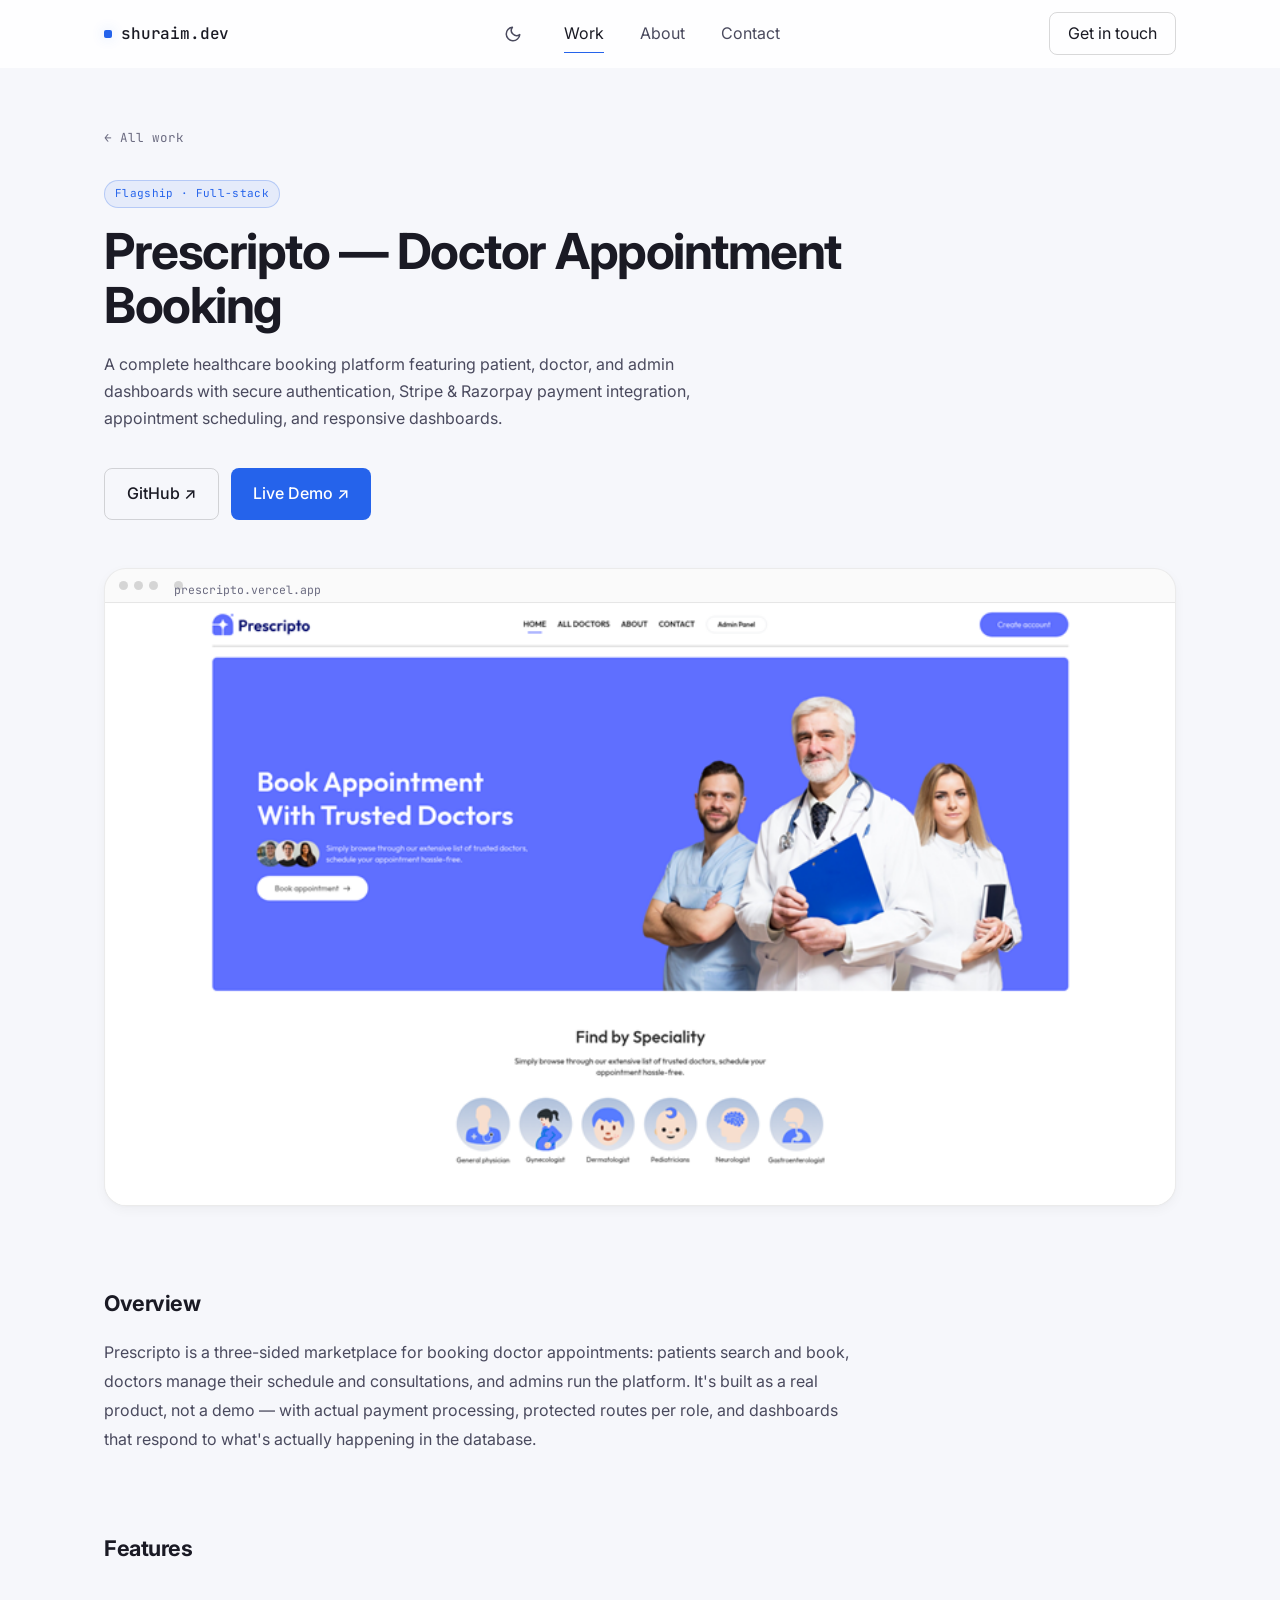
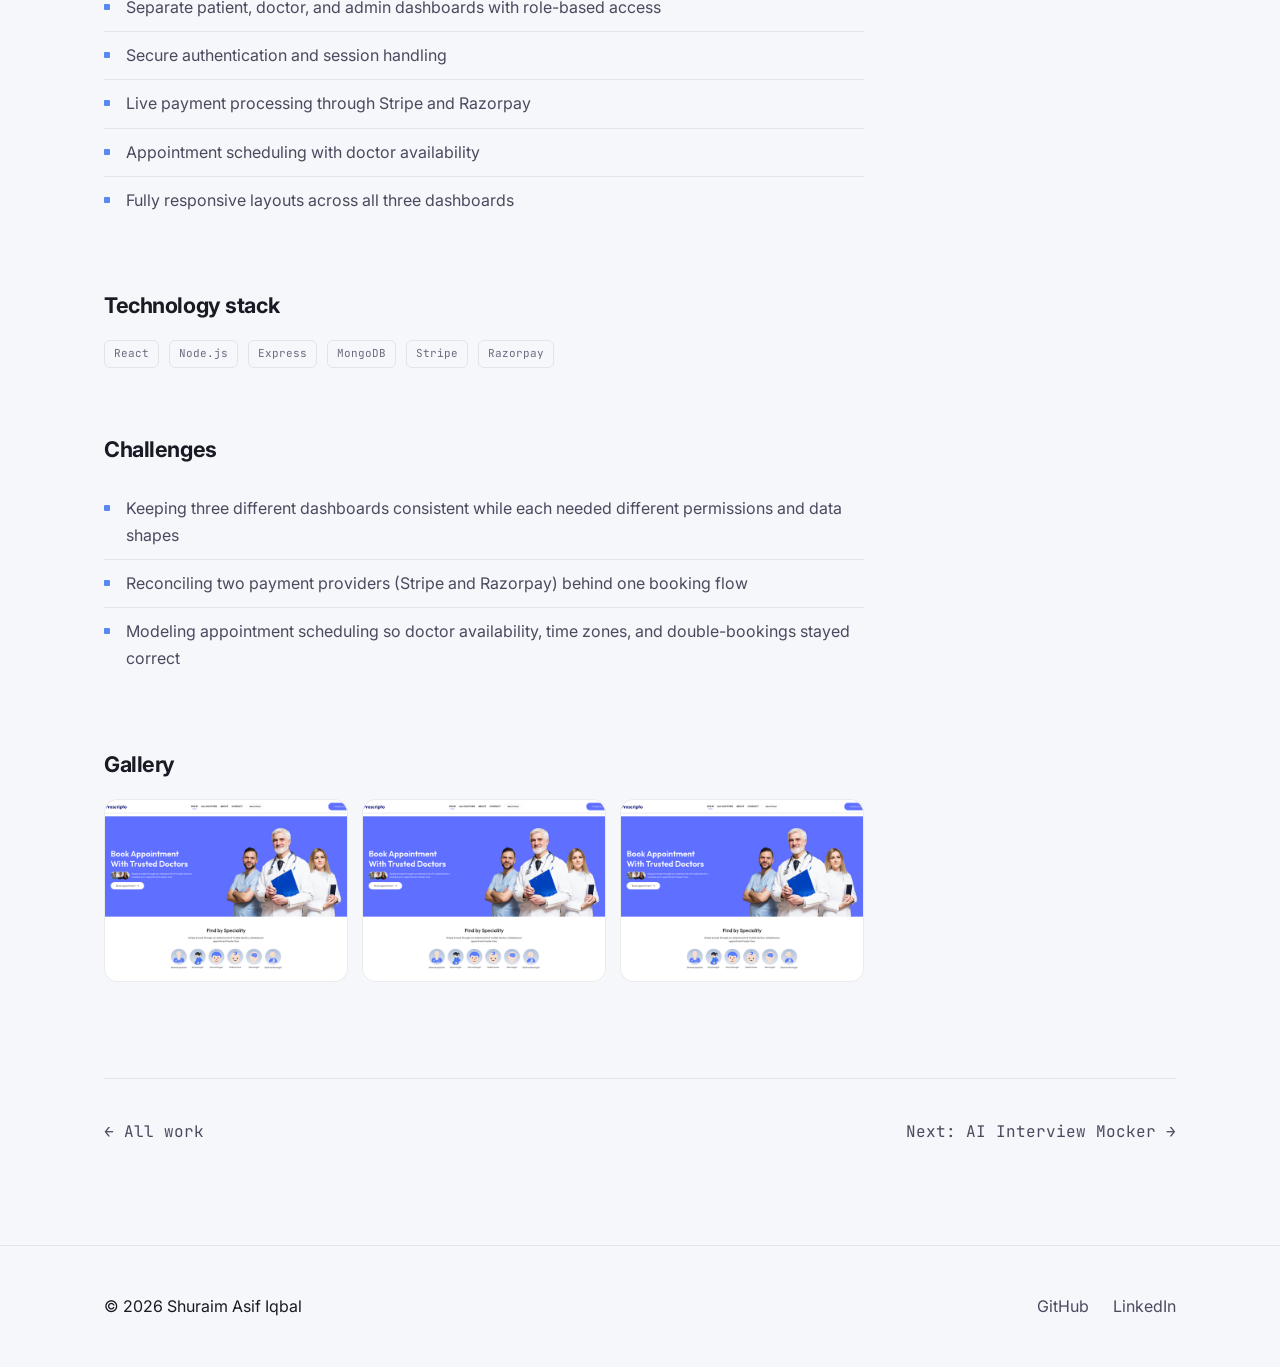
<file: projects/prescripto.html>
<!DOCTYPE html>
<html lang="en">
<head>
  <meta charset="UTF-8" />
  <meta name="viewport" content="width=device-width, initial-scale=1.0" />
  <title>Prescripto — Doctor Appointment Booking | Shuraim Asif Iqbal</title>
  <meta name="description" content="Prescripto is a full healthcare booking platform with patient, doctor, and admin dashboards, secure auth, and Stripe & Razorpay payments." />
  <meta property="og:title" content="Prescripto — Doctor Appointment Booking | Shuraim Asif Iqbal" />
  <meta property="og:description" content="A complete healthcare booking platform featuring patient, doctor, and admin dashboards with secure authentication, Stripe &amp; Razorpay payment integration, and appointment scheduling." />
  <meta property="og:image" content="https://muhammadshuraimasif.github.io/images/prescripto-hero.png" />
  <link rel="preconnect" href="https://fonts.googleapis.com" />
  <link rel="preconnect" href="https://fonts.gstatic.com" crossorigin />
  <link href="https://fonts.googleapis.com/css2?family=Inter:wght@400;500;600;700&family=JetBrains+Mono:wght@400;500&display=swap" rel="stylesheet" />
  <link rel="stylesheet" href="../css/style.css" />
<script>if(localStorage.getItem("theme")==="light" || (!localStorage.getItem("theme") && window.matchMedia("(prefers-color-scheme: light)").matches)) document.documentElement.classList.add("light-mode");</script>
</head>
<body>

  <nav class="nav" aria-label="Primary">
    <div class="container">
      <a href="../index.html" class="logo">shuraim.dev</a>
      <div class="nav-links">
        <button class="theme-toggle" aria-label="Toggle theme"><svg class="sun" width="18" height="18" viewBox="0 0 24 24" fill="none" stroke="currentColor" stroke-width="2" stroke-linecap="round" stroke-linejoin="round"><circle cx="12" cy="12" r="5"></circle><line x1="12" y1="1" x2="12" y2="3"></line><line x1="12" y1="21" x2="12" y2="23"></line><line x1="4.22" y1="4.22" x2="5.64" y2="5.64"></line><line x1="18.36" y1="18.36" x2="19.78" y2="19.78"></line><line x1="1" y1="12" x2="3" y2="12"></line><line x1="21" y1="12" x2="23" y2="12"></line><line x1="4.22" y1="19.78" x2="5.64" y2="18.36"></line><line x1="18.36" y1="5.64" x2="19.78" y2="4.22"></line></svg><svg class="moon" width="18" height="18" viewBox="0 0 24 24" fill="none" stroke="currentColor" stroke-width="2" stroke-linecap="round" stroke-linejoin="round"><path d="M21 12.79A9 9 0 1 1 11.21 3 7 7 0 0 0 21 12.79z"></path></svg></button>
        <a href="../index.html#work" class="active">Work</a>
        <a href="../about.html">About</a>
        <a href="../contact.html">Contact</a>
      </div>
      <a href="../contact.html" class="nav-cta">Get in touch</a>
      <button class="nav-toggle" aria-label="Toggle menu" aria-expanded="false">
        <span></span><span></span><span></span>
      </button>
    </div>
  </nav>
  <div class="mobile-menu">
    <button class="theme-toggle" aria-label="Toggle theme"><svg class="sun" width="18" height="18" viewBox="0 0 24 24" fill="none" stroke="currentColor" stroke-width="2" stroke-linecap="round" stroke-linejoin="round"><circle cx="12" cy="12" r="5"></circle><line x1="12" y1="1" x2="12" y2="3"></line><line x1="12" y1="21" x2="12" y2="23"></line><line x1="4.22" y1="4.22" x2="5.64" y2="5.64"></line><line x1="18.36" y1="18.36" x2="19.78" y2="19.78"></line><line x1="1" y1="12" x2="3" y2="12"></line><line x1="21" y1="12" x2="23" y2="12"></line><line x1="4.22" y1="19.78" x2="5.64" y2="18.36"></line><line x1="18.36" y1="5.64" x2="19.78" y2="4.22"></line></svg><svg class="moon" width="18" height="18" viewBox="0 0 24 24" fill="none" stroke="currentColor" stroke-width="2" stroke-linecap="round" stroke-linejoin="round"><path d="M21 12.79A9 9 0 1 1 11.21 3 7 7 0 0 0 21 12.79z"></path></svg></button>
    <a href="../index.html#work">Work</a>
    <a href="../about.html">About</a>
    <a href="../contact.html">Contact</a>
  </div>

  <main>
    <header class="project-hero">
      <div class="container">
        <a href="../index.html#work" class="back-link">← All work</a>

        <div class="project-meta reveal">
          <span class="status-badge">Flagship · Full-stack</span>
        </div>
        <h1 class="reveal">Prescripto — Doctor Appointment Booking</h1>
        <p class="lede reveal">A complete healthcare booking platform featuring patient, doctor, and admin dashboards with secure authentication, Stripe &amp; Razorpay payment integration, appointment scheduling, and responsive dashboards.</p>

        <div class="project-actions reveal">
          <a href="https://github.com/shuraimasifiqbal/Prescripto-Online-appointment-booking-system" target="_blank" rel="noopener" class="btn btn-secondary">GitHub ↗</a>
          <a href="https://prescripto.vercel.app/" target="_blank" rel="noopener" class="btn btn-primary">Live Demo ↗</a>
        </div>

        <div class="hero-image-frame reveal">
          <div class="chrome">
            <span></span><span></span><span></span>
            <span class="url">prescripto.vercel.app</span>
          </div>
          <img class="hero-shot" src="../images/prescripto-hero.png" alt="Prescripto homepage — book appointment with trusted doctors, find by speciality" loading="lazy" />
        </div>
      </div>
    </header>

    <div class="container">
      <section class="project-section reveal">
        <h2>Overview</h2>
        <p>Prescripto is a three-sided marketplace for booking doctor appointments: patients search and book, doctors manage their schedule and consultations, and admins run the platform. It's built as a real product, not a demo — with actual payment processing, protected routes per role, and dashboards that respond to what's actually happening in the database.</p>
      </section>

      <section class="project-section reveal">
        <h2>Features</h2>
        <ul class="feature-list">
          <li>Separate patient, doctor, and admin dashboards with role-based access</li>
          <li>Secure authentication and session handling</li>
          <li>Live payment processing through Stripe and Razorpay</li>
          <li>Appointment scheduling with doctor availability</li>
          <li>Fully responsive layouts across all three dashboards</li>
        </ul>
      </section>

      <section class="project-section reveal">
        <h2>Technology stack</h2>
        <div class="stack-pills">
          <span class="tag">React</span>
          <span class="tag">Node.js</span>
          <span class="tag">Express</span>
          <span class="tag">MongoDB</span>
          <span class="tag">Stripe</span>
          <span class="tag">Razorpay</span>
        </div>
      </section>

      <section class="project-section reveal">
        <h2>Challenges</h2>
        <ul class="challenge-list">
          <li>Keeping three different dashboards consistent while each needed different permissions and data shapes</li>
          <li>Reconciling two payment providers (Stripe and Razorpay) behind one booking flow</li>
          <li>Modeling appointment scheduling so doctor availability, time zones, and double-bookings stayed correct</li>
        </ul>
      </section>

      <section class="project-section reveal">
        <h2>Gallery</h2>
        <div class="gallery-grid">
          <div class="gallery-item"><img src="../images/prescripto-hero.png" alt="Prescripto patient-facing homepage" loading="lazy" /></div>
          <div class="gallery-item"><img src="../images/prescripto.png" alt="Prescripto doctor schedule dashboard" loading="lazy" /></div>
          <div class="gallery-item"><img src="../images/prescripto-hero.png" alt="Prescripto admin panel overview" loading="lazy" style="object-position: bottom;"/></div>
        </div>
      </section>

      <div class="project-footer-nav">
        <a href="../index.html#work">← All work</a>
        <a href="interview-mocker.html">Next: AI Interview Mocker →</a>
      </div>
    </div>
  </main>

  <footer class="site-footer">
    <div class="container">
      <p>© 2026 Shuraim Asif Iqbal</p>
      <div class="footer-links">
        <a href="https://github.com/shuraimasifiqbal" target="_blank" rel="noopener">GitHub</a>
        <a href="https://www.linkedin.com/in/muhammad-shuraim-05673b367/" target="_blank" rel="noopener">LinkedIn</a>
      </div>
    </div>
  </footer>

  <script src="../js/main.js"></script>
</body>
</html>
</file>
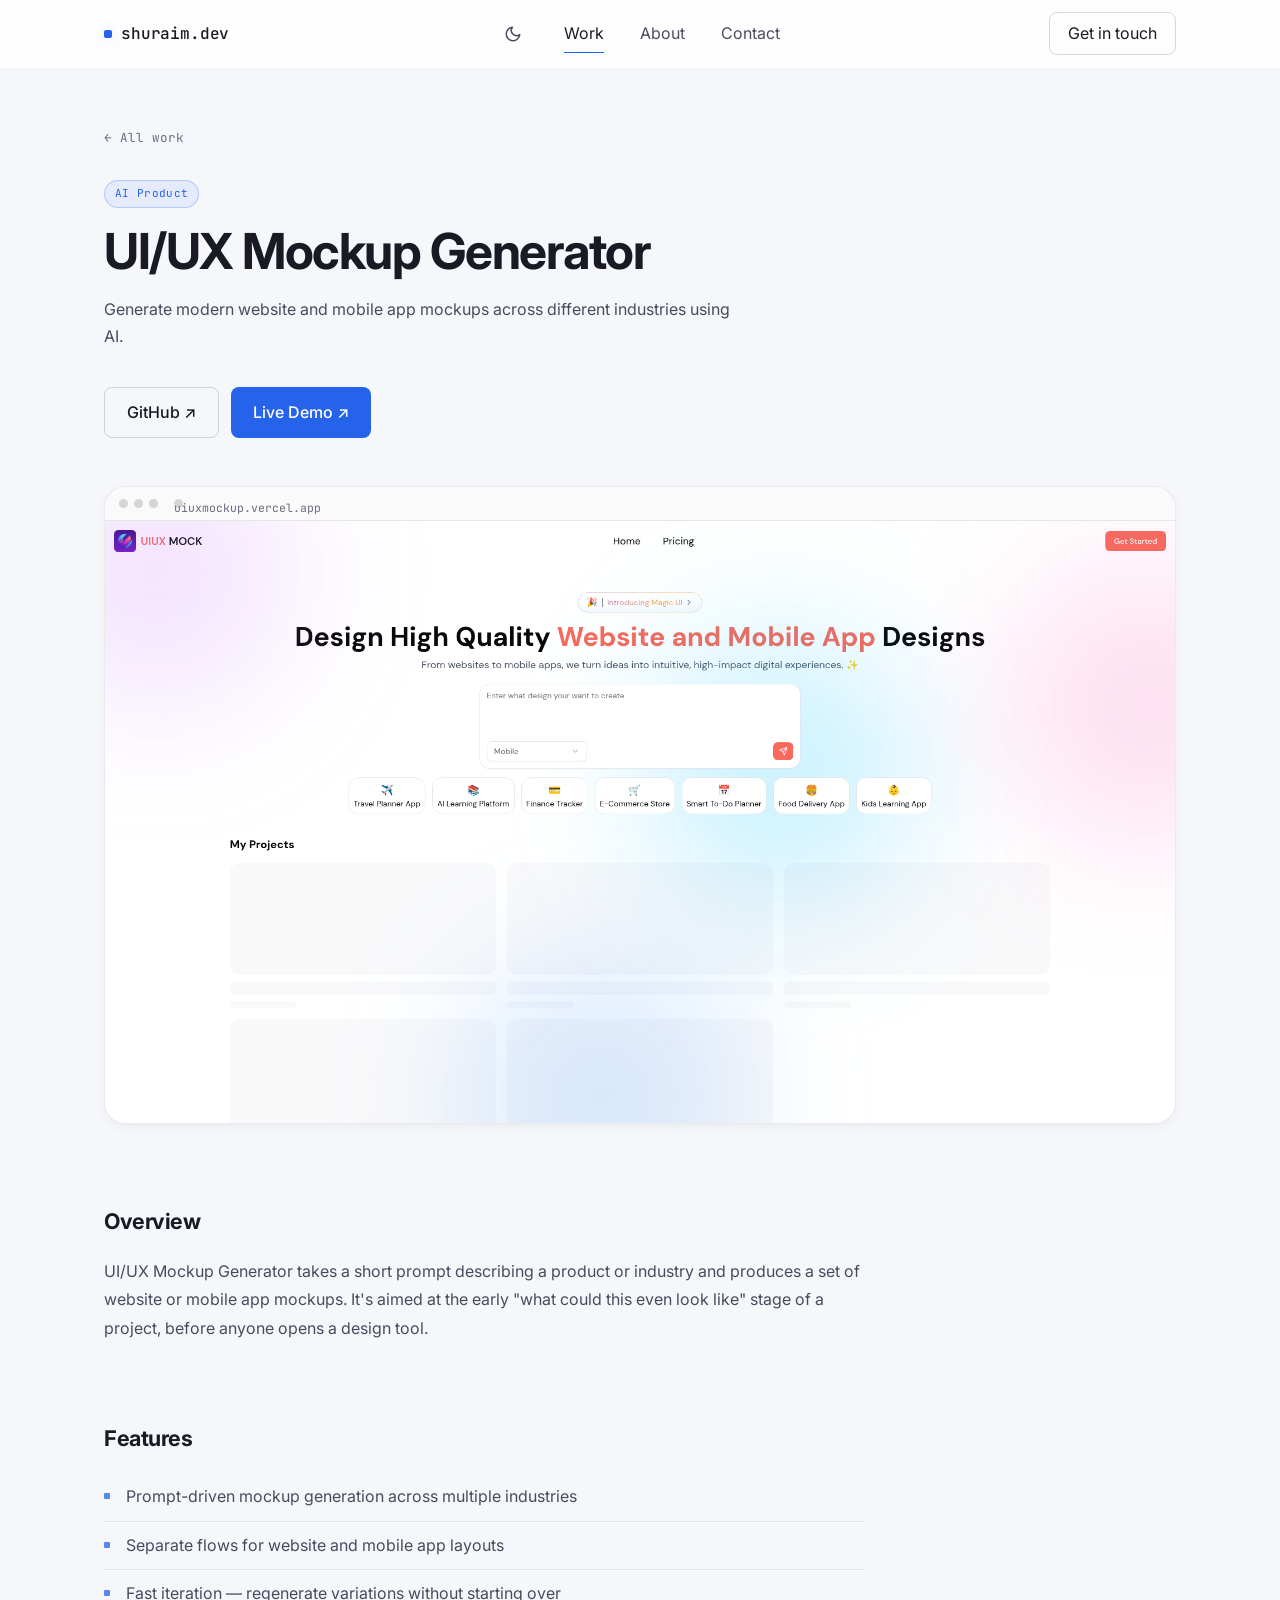
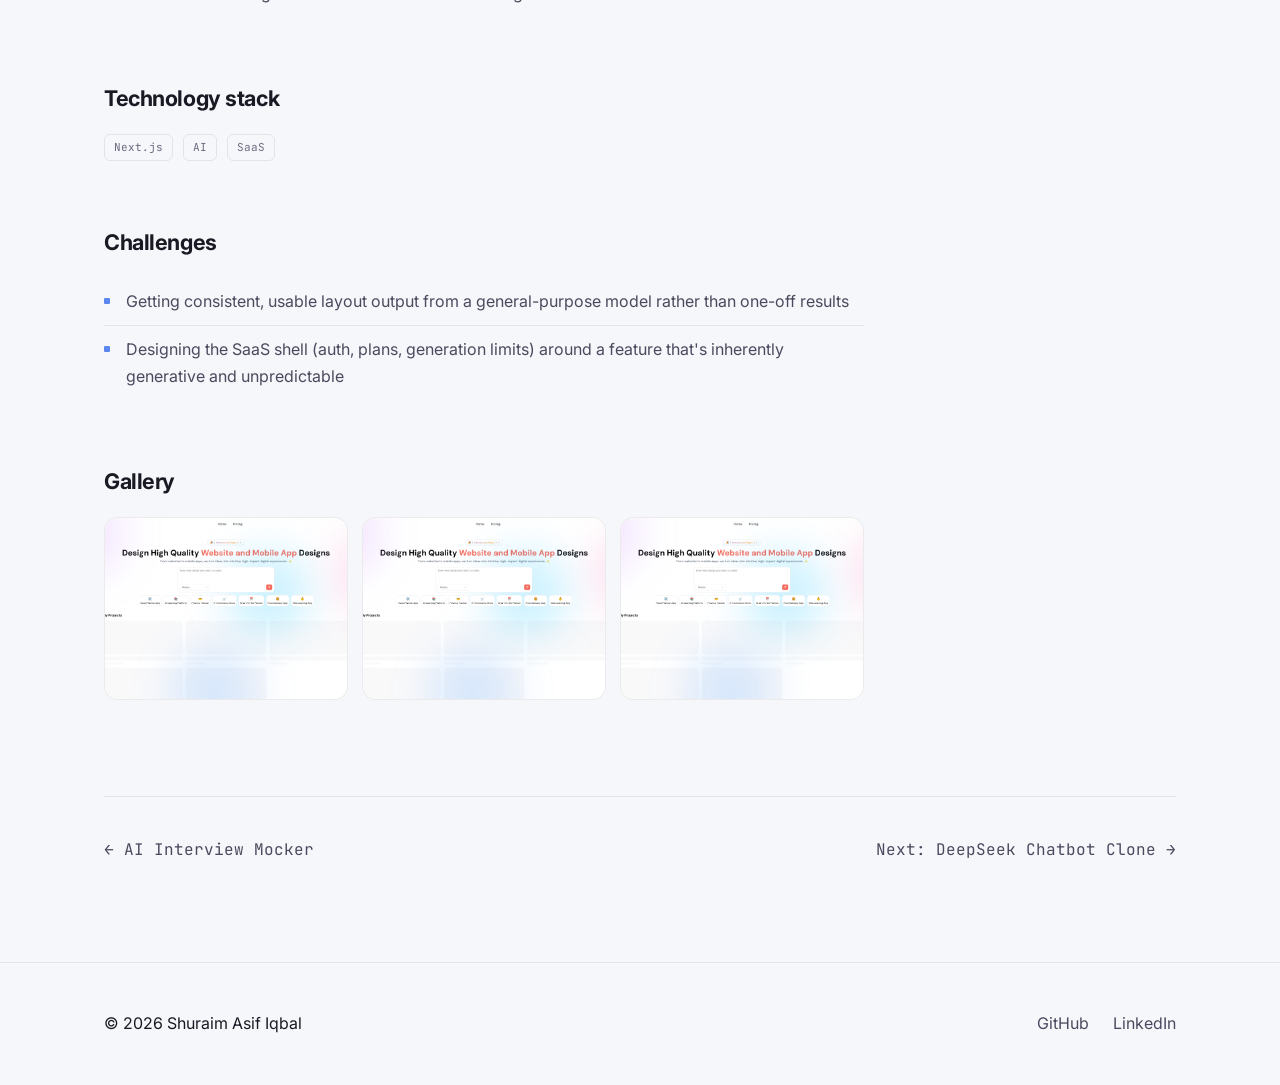
<file: projects/uiux-mockup.html>
<!DOCTYPE html>
<html lang="en">
<head>
  <meta charset="UTF-8" />
  <meta name="viewport" content="width=device-width, initial-scale=1.0" />
  <title>UI/UX Mockup Generator | Shuraim Asif Iqbal</title>
  <meta name="description" content="UI/UX Mockup Generator produces modern website and mobile app mockups across industries using AI." />
  <meta property="og:title" content="UI/UX Mockup Generator | Shuraim Asif Iqbal" />
  <meta property="og:description" content="Generate modern website and mobile app mockups across different industries using AI, from prompt to design in seconds." />
  <meta property="og:image" content="https://muhammadshuraimasif.github.io/images/uiux-mockup-hero.png" />
  <link rel="preconnect" href="https://fonts.googleapis.com" />
  <link rel="preconnect" href="https://fonts.gstatic.com" crossorigin />
  <link href="https://fonts.googleapis.com/css2?family=Inter:wght@400;500;600;700&family=JetBrains+Mono:wght@400;500&display=swap" rel="stylesheet" />
  <link rel="stylesheet" href="../css/style.css" />
<script>if(localStorage.getItem("theme")==="light" || (!localStorage.getItem("theme") && window.matchMedia("(prefers-color-scheme: light)").matches)) document.documentElement.classList.add("light-mode");</script>
</head>
<body>

  <nav class="nav" aria-label="Primary">
    <div class="container">
      <a href="../index.html" class="logo">shuraim.dev</a>
      <div class="nav-links">
        <button class="theme-toggle" aria-label="Toggle theme"><svg class="sun" width="18" height="18" viewBox="0 0 24 24" fill="none" stroke="currentColor" stroke-width="2" stroke-linecap="round" stroke-linejoin="round"><circle cx="12" cy="12" r="5"></circle><line x1="12" y1="1" x2="12" y2="3"></line><line x1="12" y1="21" x2="12" y2="23"></line><line x1="4.22" y1="4.22" x2="5.64" y2="5.64"></line><line x1="18.36" y1="18.36" x2="19.78" y2="19.78"></line><line x1="1" y1="12" x2="3" y2="12"></line><line x1="21" y1="12" x2="23" y2="12"></line><line x1="4.22" y1="19.78" x2="5.64" y2="18.36"></line><line x1="18.36" y1="5.64" x2="19.78" y2="4.22"></line></svg><svg class="moon" width="18" height="18" viewBox="0 0 24 24" fill="none" stroke="currentColor" stroke-width="2" stroke-linecap="round" stroke-linejoin="round"><path d="M21 12.79A9 9 0 1 1 11.21 3 7 7 0 0 0 21 12.79z"></path></svg></button>
        <a href="../index.html#work" class="active">Work</a>
        <a href="../about.html">About</a>
        <a href="../contact.html">Contact</a>
      </div>
      <a href="../contact.html" class="nav-cta">Get in touch</a>
      <button class="nav-toggle" aria-label="Toggle menu" aria-expanded="false">
        <span></span><span></span><span></span>
      </button>
    </div>
  </nav>
  <div class="mobile-menu">
    <button class="theme-toggle" aria-label="Toggle theme"><svg class="sun" width="18" height="18" viewBox="0 0 24 24" fill="none" stroke="currentColor" stroke-width="2" stroke-linecap="round" stroke-linejoin="round"><circle cx="12" cy="12" r="5"></circle><line x1="12" y1="1" x2="12" y2="3"></line><line x1="12" y1="21" x2="12" y2="23"></line><line x1="4.22" y1="4.22" x2="5.64" y2="5.64"></line><line x1="18.36" y1="18.36" x2="19.78" y2="19.78"></line><line x1="1" y1="12" x2="3" y2="12"></line><line x1="21" y1="12" x2="23" y2="12"></line><line x1="4.22" y1="19.78" x2="5.64" y2="18.36"></line><line x1="18.36" y1="5.64" x2="19.78" y2="4.22"></line></svg><svg class="moon" width="18" height="18" viewBox="0 0 24 24" fill="none" stroke="currentColor" stroke-width="2" stroke-linecap="round" stroke-linejoin="round"><path d="M21 12.79A9 9 0 1 1 11.21 3 7 7 0 0 0 21 12.79z"></path></svg></button>
    <a href="../index.html#work">Work</a>
    <a href="../about.html">About</a>
    <a href="../contact.html">Contact</a>
  </div>

  <main>
    <header class="project-hero">
      <div class="container">
        <a href="../index.html#work" class="back-link">← All work</a>

        <div class="project-meta reveal">
          <span class="status-badge">AI Product</span>
        </div>
        <h1 class="reveal">UI/UX Mockup Generator</h1>
        <p class="lede reveal">Generate modern website and mobile app mockups across different industries using AI.</p>

        <div class="project-actions reveal">
          <a href="https://github.com/shuraimasifiqbal/UIUX-mockup" target="_blank" rel="noopener" class="btn btn-secondary">GitHub ↗</a>
          <a href="https://uiuxmockup.vercel.app/" target="_blank" rel="noopener" class="btn btn-primary">Live Demo ↗</a>
        </div>

        <div class="hero-image-frame reveal">
          <div class="chrome">
            <span></span><span></span><span></span>
            <span class="url">uiuxmockup.vercel.app</span>
          </div>
          <img class="hero-shot" src="../images/uiux-mockup-hero.png" alt="UI/UX Mockup Generator — design high quality website and mobile app designs" loading="lazy" />
        </div>
      </div>
    </header>

    <div class="container">
      <section class="project-section reveal">
        <h2>Overview</h2>
        <p>UI/UX Mockup Generator takes a short prompt describing a product or industry and produces a set of website or mobile app mockups. It's aimed at the early "what could this even look like" stage of a project, before anyone opens a design tool.</p>
      </section>

      <section class="project-section reveal">
        <h2>Features</h2>
        <ul class="feature-list">
          <li>Prompt-driven mockup generation across multiple industries</li>
          <li>Separate flows for website and mobile app layouts</li>
          <li>Fast iteration — regenerate variations without starting over</li>
        </ul>
      </section>

      <section class="project-section reveal">
        <h2>Technology stack</h2>
        <div class="stack-pills">
          <span class="tag">Next.js</span>
          <span class="tag">AI</span>
          <span class="tag">SaaS</span>
        </div>
      </section>

      <section class="project-section reveal">
        <h2>Challenges</h2>
        <ul class="challenge-list">
          <li>Getting consistent, usable layout output from a general-purpose model rather than one-off results</li>
          <li>Designing the SaaS shell (auth, plans, generation limits) around a feature that's inherently generative and unpredictable</li>
        </ul>
      </section>

      <section class="project-section reveal">
        <h2>Gallery</h2>
        <div class="gallery-grid">
          <div class="gallery-item"><img src="../images/uiux-mockup.png" alt="UI/UX Mockup Generator prompt input screen" loading="lazy" /></div>
          <div class="gallery-item"><img src="../images/uiux-mockup-hero.png" alt="Generated website mockup example" loading="lazy" /></div>
          <div class="gallery-item"><img src="../images/uiux-mockup.png" alt="Generated app mockup example" loading="lazy" style="object-position: bottom;"/></div>
        </div>
      </section>

      <div class="project-footer-nav">
        <a href="interview-mocker.html">← AI Interview Mocker</a>
        <a href="deepseek-chatbot.html">Next: DeepSeek Chatbot Clone →</a>
      </div>
    </div>
  </main>

  <footer class="site-footer">
    <div class="container">
      <p>© 2026 Shuraim Asif Iqbal</p>
      <div class="footer-links">
        <a href="https://github.com/shuraimasifiqbal" target="_blank" rel="noopener">GitHub</a>
        <a href="https://www.linkedin.com/in/muhammad-shuraim-05673b367/" target="_blank" rel="noopener">LinkedIn</a>
      </div>
    </div>
  </footer>

  <script src="../js/main.js"></script>
</body>
</html>
</file>
<file: css/style.css>
/* ==========================================================================
   shuraim.dev � design tokens
   Palette: deep navy base, electric blue accent, mono for system/dev voice
   ========================================================================== */

:root {
  --bg:           #080810;
  --bg-elevated:  #0e0e1a;
  --bg-card:      #111120;
  --border:       rgba(255, 255, 255, 0.07);
  --border-strong:rgba(255, 255, 255, 0.13);
  --text:         #eeeeff;
  --text-dim:     #a8a8c8;
  --text-faint:   #8a8aab;
  --accent:       #4f8cff;
  --accent-glow:  rgba(79, 140, 255, 0.45);
  --accent-dim:   rgba(79, 140, 255, 0.11);
  --accent-line:  rgba(79, 140, 255, 0.30);
  --green:        #4ade80;
  --purple:       #a78bfa;

  /* glassmorphism variables */
  --glass-bg:     rgba(255, 255, 255, 0.03);
  --glass-dot:    rgba(255, 255, 255, 0.14);
  --glass-nav:    rgba(8, 8, 16, 0.75);
  --glass-nav-scrolled: rgba(8, 8, 16, 0.92);
  --glass-menu:   rgba(8, 8, 16, 0.97);

  --font-display: "Inter", -apple-system, BlinkMacSystemFont, "Segoe UI", sans-serif;
  --font-body:    "Inter", -apple-system, BlinkMacSystemFont, "Segoe UI", sans-serif;
  --font-mono:    "JetBrains Mono", ui-monospace, SFMono-Regular, Menlo, monospace;

  --radius-sm:  8px;
  --radius-md:  14px;
  --radius-lg:  22px;

  --ease:   cubic-bezier(0.16, 1, 0.3, 1);
  --nav-h:  68px;
  --shadow-card: 0 1px 3px rgba(0,0,0,0.4), 0 8px 32px rgba(0,0,0,0.3);
  --shadow-hover: 0 20px 48px -14px rgba(0,0,0,0.7);
  --shadow-float: 0 4px 16px rgba(0,0,0,0.3);
}

html.light-mode {
  --bg:           #f6f7fb;
  --bg-elevated:  #ffffff;
  --bg-card:      #ffffff;
  --border:       rgba(0, 0, 0, 0.08);
  --border-strong:rgba(0, 0, 0, 0.15);
  --text:         #1a1a24;
  --text-dim:     #4a4a5e;
  --text-faint:   #6b6b80;
  --accent:       #2563eb;
  --accent-glow:  rgba(37, 99, 235, 0.2);
  --accent-dim:   rgba(37, 99, 235, 0.08);
  --accent-line:  rgba(37, 99, 235, 0.25);

  --glass-bg:     rgba(0, 0, 0, 0.02);
  --glass-dot:    rgba(0, 0, 0, 0.15);
  --glass-nav:    rgba(255, 255, 255, 0.85);
  --glass-nav-scrolled: rgba(255, 255, 255, 0.95);
  --glass-menu:   rgba(255, 255, 255, 0.98);

  --shadow-card: 0 4px 12px rgba(0,0,0,0.04), 0 1px 3px rgba(0,0,0,0.02);
  --shadow-hover: 0 20px 48px -14px rgba(0,0,0,0.15);
  --shadow-float: 0 4px 16px rgba(0,0,0,0.1);
}

/* reset */
*, *::before, *::after { margin: 0; padding: 0; box-sizing: border-box; }

html {
  scroll-behavior: smooth;
  -webkit-font-smoothing: antialiased;
  -moz-osx-font-smoothing: grayscale;
  text-rendering: optimizeLegibility;
}

@media (prefers-reduced-motion: reduce) {
  html { scroll-behavior: auto; }
  *, *::before, *::after {
    animation-duration: 0.01ms !important;
    animation-iteration-count: 1 !important;
    transition-duration: 0.01ms !important;
    scroll-behavior: auto !important;
  }
}

body {
  background: var(--bg);
  color: var(--text);
  font-family: var(--font-body);
  line-height: 1.6;
  min-height: 100vh;
  overflow-x: hidden;
}

img   { max-width: 100%; display: block; }
a     { color: inherit; text-decoration: none; }
ul    { list-style: none; }
button { font: inherit; cursor: pointer; }

::selection { background: var(--accent-dim); color: var(--text); }

:focus-visible {
  outline: 2px solid var(--accent);
  outline-offset: 3px;
  border-radius: 4px;
}

.container {
  width: 100%;
  max-width: 1120px;
  margin: 0 auto;
  padding: 0 24px;
}

.mono { font-family: var(--font-mono); }

/* section label */
.section-label {
  font-family: var(--font-mono);
  font-size: 12.5px;
  letter-spacing: 0.06em;
  color: var(--accent);
  display: flex;
  align-items: center;
  gap: 10px;
  margin-bottom: 16px;
  text-transform: uppercase;
}
.section-label::before {
  content: "";
  width: 20px;
  height: 1px;
  background: var(--accent);
  display: inline-block;
  flex-shrink: 0;
}

/* nav */
.nav {
  position: fixed;
  top: 0; left: 0; right: 0;
  height: var(--nav-h);
  z-index: 100;
  display: flex;
  align-items: center;
  background: var(--glass-nav);
  backdrop-filter: blur(16px) saturate(160%);
  -webkit-backdrop-filter: blur(16px) saturate(160%);
  border-bottom: 1px solid transparent;
  transition: border-color 0.3s var(--ease), background 0.3s var(--ease);
}
.nav.is-scrolled {
  border-bottom-color: var(--border);
  background: var(--glass-nav-scrolled);
  backdrop-filter: blur(24px) saturate(200%);
  -webkit-backdrop-filter: blur(24px) saturate(200%);
}
.nav .container {
  display: flex;
  align-items: center;
  justify-content: space-between;
}

.logo {
  font-family: var(--font-mono);
  font-weight: 500;
  font-size: 16px;
  letter-spacing: -0.01em;
  color: var(--text);
  display: flex;
  align-items: center;
  gap: 9px;
  transition: opacity 0.2s;
}
.logo:hover { opacity: 0.8; }
.logo::before {
  content: "";
  width: 8px; height: 8px;
  border-radius: 2px;
  background: var(--accent);
  box-shadow: 0 0 14px var(--accent-glow);
  flex-shrink: 0;
}

.nav-links {
  display: flex;
  align-items: center;
  gap: 36px;
}
.nav-links a {
  font-size: 16px;
  color: var(--text-dim);
  position: relative;
  padding: 6px 0;
  transition: color 0.2s var(--ease);
}
.nav-links a:hover,
.nav-links a.active { color: var(--text); }
.nav-links a::after {
  content: "";
  position: absolute;
  left: 0; bottom: -1px;
  width: 0; height: 1px;
  background: var(--accent);
  transition: width 0.25s var(--ease);
}
.nav-links a:hover::after,
.nav-links a.active::after { width: 100%; }

.nav-cta {
  border: 1px solid var(--border-strong);
  border-radius: var(--radius-sm);
  padding: 8px 18px;
  font-size: 16px;
  color: var(--text);
  transition: border-color 0.2s var(--ease), background 0.2s var(--ease), color 0.2s var(--ease);
}
.nav-cta:hover {
  border-color: var(--accent-line);
  background: var(--accent-dim);
  color: var(--accent);
}

.nav-toggle {
  display: none;
  flex-direction: column;
  gap: 5px;
  background: none;
  border: none;
  padding: 12px;
}
.nav-toggle span {
  width: 20px; height: 1.5px;
  background: var(--text);
  display: block;
  transition: transform 0.25s var(--ease), opacity 0.25s var(--ease);
}
.nav-toggle.is-open span:nth-child(1) { transform: translateY(6.5px) rotate(45deg); }
.nav-toggle.is-open span:nth-child(2) { opacity: 0; }
.nav-toggle.is-open span:nth-child(3) { transform: translateY(-6.5px) rotate(-45deg); }

.mobile-menu {
  position: fixed;
  top: var(--nav-h); left: 0; right: 0;
  background: var(--glass-menu);
  border-bottom: 1px solid var(--border);
  display: flex;
  flex-direction: column;
  padding: 8px 24px 28px;
  transform: translateY(-8px);
  opacity: 0;
  pointer-events: none;
  transition: opacity 0.25s var(--ease), transform 0.25s var(--ease);
  z-index: 99;
  backdrop-filter: blur(16px);
}
.mobile-menu.is-open { opacity: 1; transform: translateY(0); pointer-events: auto; }
.mobile-menu a {
  padding: 15px 0;
  border-bottom: 1px solid var(--border);
  color: var(--text-dim);
  font-size: 16px;
  transition: color 0.2s;
}
.mobile-menu a:last-child { border-bottom: none; }
.mobile-menu a:hover { color: var(--text); }

/* hero */
.hero {
  position: relative;
  padding: calc(var(--nav-h) + 100px) 0 96px;
  overflow: hidden;
}
.hero-grid {
  position: absolute;
  inset: 0;
  background-image:
    linear-gradient(to right, var(--glass-bg) 1px, transparent 1px),
    linear-gradient(to bottom, var(--glass-bg) 1px, transparent 1px);
  background-size: 64px 64px;
  mask-image: radial-gradient(ellipse 80% 70% at 50% 0%, black 30%, transparent 100%);
  -webkit-mask-image: radial-gradient(ellipse 80% 70% at 50% 0%, black 30%, transparent 100%);
  z-index: 0;
}
.hero-blur {
  position: absolute;
  width: 700px; height: 700px;
  top: -280px; left: 50%;
  transform: translateX(-50%);
  background: radial-gradient(circle,
    rgba(79,140,255,0.28) 0%,
    rgba(120,80,255,0.12) 40%,
    transparent 70%);
  filter: blur(8px);
  animation: drift 14s ease-in-out infinite alternate;
  z-index: 0;
}
@keyframes drift {
  from { transform: translateX(-54%) translateY(0px) scale(1); }
  to   { transform: translateX(-46%) translateY(28px) scale(1.07); }
}
.hero-content {
  position: relative;
  z-index: 1;
  max-width: 800px;
}

.badge {
  display: inline-flex;
  align-items: center;
  gap: 8px;
  font-family: var(--font-mono);
  font-size: 12px;
  color: var(--text-dim);
  border: 1px solid var(--border-strong);
  background: var(--glass-bg);
  border-radius: 999px;
  padding: 7px 14px 7px 10px;
  margin-bottom: 28px;
  opacity: 0;
  animation: fade-up 0.7s var(--ease) 0.05s forwards;
}
.badge .dot {
  width: 6px; height: 6px; border-radius: 50%;
  background: var(--green);
  box-shadow: 0 0 8px var(--green);
  animation: pulse 2.5s ease-in-out infinite;
}
@keyframes pulse {
  0%, 100% { opacity: 1; box-shadow: 0 0 8px var(--green); }
  50%       { opacity: 0.4; box-shadow: 0 0 4px var(--green); }
}

.hero h1 {
  font-family: var(--font-display);
  font-weight: 700;
  font-size: clamp(2.1rem, 5.2vw, 3.8rem);
  line-height: 1.07;
  letter-spacing: -0.03em;
  margin-bottom: 22px;
  opacity: 0;
  animation: fade-up 0.7s var(--ease) 0.15s forwards;
}
.hero h1 .accent-text { color: var(--accent); }

.hero p.lede {
  font-size: clamp(1rem, 1.6vw, 1.15rem);
  color: var(--text-dim);
  max-width: 560px;
  margin-bottom: 40px;
  line-height: 1.7;
  opacity: 0;
  animation: fade-up 0.7s var(--ease) 0.25s forwards;
}

.hero-actions {
  display: flex;
  flex-wrap: wrap;
  gap: 12px;
  margin-bottom: 56px;
  opacity: 0;
  animation: fade-up 0.7s var(--ease) 0.35s forwards;
}

/* buttons */
.btn {
  display: inline-flex;
  align-items: center;
  gap: 8px;
  font-size: 16px;
  font-weight: 500;
  padding: 12px 22px;
  border-radius: var(--radius-sm);
  transition: transform 0.2s var(--ease), background 0.2s var(--ease),
              border-color 0.2s var(--ease), box-shadow 0.2s var(--ease), color 0.2s var(--ease);
}
.btn-primary {
  background: var(--accent);
  color: #fff;
}
.btn-primary:hover {
  transform: translateY(-2px);
  box-shadow: 0 8px 28px -6px rgba(79,140,255,0.6);
  background: #6ba0ff;
}
.btn-secondary {
  border: 1px solid var(--border-strong);
  color: var(--text);
}
.btn-secondary:hover {
  border-color: var(--accent-line);
  background: var(--accent-dim);
  transform: translateY(-2px);
  color: var(--accent);
}
.btn-ghost {
  color: var(--text-dim);
  font-size: 16px;
  border: 1px solid var(--border);
  padding: 9px 16px;
}
.btn-ghost:hover { color: var(--text); border-color: var(--border-strong); }

/* terminal */
.terminal {
  font-family: var(--font-mono);
  font-size: 13px;
  color: var(--text-dim);
  border: 1px solid var(--border);
  background: var(--glass-bg);
  border-radius: var(--radius-sm);
  padding: 14px 18px;
  max-width: 520px;
  opacity: 0;
  animation: fade-up 0.7s var(--ease) 0.45s forwards;
}
.terminal .prompt { color: var(--accent); }
.terminal .cursor {
  display: inline-block;
  width: 7px; height: 13px;
  background: var(--text-dim);
  margin-left: 2px;
  vertical-align: -2px;
  animation: blink 1s steps(1) infinite;
}
@keyframes blink { 50% { opacity: 0; } }

@keyframes fade-up {
  from { opacity: 0; transform: translateY(16px); }
  to   { opacity: 1; transform: translateY(0); }
}

/* reveal on scroll */
.reveal {
  opacity: 0;
  transform: translateY(20px);
  transition: opacity 0.65s var(--ease), transform 0.65s var(--ease);
}
.reveal.is-visible { opacity: 1; transform: translateY(0); }

/* stats strip */
.stats-strip {
  border-top: 1px solid var(--border);
  border-bottom: 1px solid var(--border);
  padding: 0;
  background: var(--bg-elevated);
}
.stats-grid {
  display: grid;
  grid-template-columns: repeat(4, 1fr);
}
@media (max-width: 600px) { .stats-grid { grid-template-columns: repeat(2, 1fr); } }
@media (max-width: 400px) { .stats-grid { grid-template-columns: 1fr; } }
.stat-item {
  padding: 36px 28px;
  border-right: 1px solid var(--border);
}
.stat-item:last-child { border-right: none; }
@media (max-width: 600px) {
  .stat-item:nth-child(2) { border-right: none; }
  .stat-item:nth-child(3) { border-right: 1px solid var(--border); }
  .stat-item { border-bottom: 1px solid var(--border); }
  .stat-item:last-child, .stat-item:nth-child(3) { border-bottom: none; }
}
@media (max-width: 400px) {
  .stat-item { border-right: none !important; border-bottom: 1px solid var(--border) !important; }
  .stat-item:last-child { border-bottom: none !important; }
}
.stat-num {
  font-family: var(--font-display);
  font-size: clamp(1.8rem, 3vw, 2.6rem);
  font-weight: 700;
  letter-spacing: -0.03em;
  color: var(--text);
  line-height: 1;
  margin-bottom: 6px;
}
.stat-num span { color: var(--accent); }
.stat-label {
  font-family: var(--font-mono);
  font-size: 11.5px;
  color: var(--text-faint);
  letter-spacing: 0.02em;
}

/* work section */
.work {
  padding: 80px 0 120px;
  position: relative;
}
.work-header {
  display: flex;
  justify-content: space-between;
  align-items: flex-end;
  gap: 24px;
  margin-bottom: 48px;
  flex-wrap: wrap;
}
.work-header h2 {
  font-family: var(--font-display);
  font-size: clamp(1.6rem, 3vw, 2.2rem);
  font-weight: 700;
  letter-spacing: -0.025em;
}
.work-header p {
  color: var(--text-faint);
  font-size: 16px;
  max-width: 320px;
  line-height: 1.6;
}

.project-grid {
  display: grid;
  grid-template-columns: repeat(2, 1fr);
  gap: 20px;
}
@media (max-width: 760px) { .project-grid { grid-template-columns: 1fr; } }

/* project card */
.project-card {
  position: relative;
  border: 1px solid var(--border);
  background: var(--bg-card);
  border-radius: var(--radius-lg);
  padding: 22px 22px 20px;
  transition: transform 0.4s var(--ease), border-color 0.4s var(--ease), box-shadow 0.4s var(--ease);
  display: flex;
  flex-direction: column;
  gap: 14px;
  overflow: hidden;
  box-shadow: var(--shadow-card);
}
.project-card::before {
  content: "";
  position: absolute;
  inset: 0;
  border-radius: var(--radius-lg);
  background: radial-gradient(
    500px circle at var(--mouse-x, 50%) var(--mouse-y, 50%),
    rgba(79,140,255,0.07),
    transparent 40%
  );
  opacity: 0;
  transition: opacity 0.4s var(--ease);
  pointer-events: none;
  z-index: 0;
}
.project-card:hover::before { opacity: 1; }
.project-card > * { position: relative; z-index: 1; }

.project-card.flagship {
  grid-column: span 2;
  border-top: 2px solid rgba(79,140,255,0.4);
}
@media (max-width: 760px) { .project-card.flagship { grid-column: span 1; } }

.project-card:hover {
  transform: translateY(-7px);
  border-color: var(--accent-line);
  box-shadow:
    0 0 0 1px var(--accent-line),
    var(--shadow-hover),
    0 0 48px -18px rgba(79,140,255,0.2);
}

/* card preview � screenshot area */
.card-preview {
  border-radius: var(--radius-md);
  border: 1px solid var(--border);
  overflow: hidden;
  aspect-ratio: 16 / 9;
  position: relative;
  background: var(--bg-elevated);
  display: flex;
  flex-direction: column;
  transition: border-color 0.4s var(--ease);
}
.project-card:hover .card-preview { border-color: rgba(79,140,255,0.2); }

.card-preview .chrome {
  height: 26px;
  min-height: 26px;
  display: flex;
  align-items: center;
  gap: 6px;
  padding: 0 10px;
  background: var(--glass-bg);
  border-bottom: 1px solid var(--border);
  flex-shrink: 0;
  z-index: 1;
  position: relative;
}
.card-preview .chrome span {
  width: 7px; height: 7px; border-radius: 50%;
  background: var(--glass-dot);
}

/* art-shot � actual screenshot */
.art-shot {
  position: absolute;
  top: 26px;
  left: 0; right: 0; bottom: 0;
  width: 100%;
  height: calc(100% - 26px);
  object-fit: cover;
  object-position: top;
  display: block;
  transition: transform 0.55s var(--ease);
}
.project-card:hover .art-shot {
  transform: scale(1.04) translateY(-3px);
}

/* card meta */
.card-top {
  display: flex;
  justify-content: space-between;
  align-items: center;
  gap: 12px;
}
.status-badge {
  font-family: var(--font-mono);
  font-size: 11px;
  letter-spacing: 0.03em;
  color: var(--accent);
  border: 1px solid var(--accent-line);
  background: var(--accent-dim);
  border-radius: 999px;
  padding: 4px 10px;
  white-space: nowrap;
}
.status-badge.neutral {
  color: var(--text-dim);
  border-color: var(--border-strong);
  background: var(--glass-bg);
}
.card-arrow {
  color: var(--text-faint);
  font-size: 18px;
  line-height: 1;
  transition: transform 0.3s var(--ease), color 0.3s var(--ease);
}
.project-card:hover .card-arrow {
  transform: translate(3px, -3px);
  color: var(--accent);
}

.project-card h3 {
  font-family: var(--font-display);
  font-size: 1.15rem;
  font-weight: 600;
  letter-spacing: -0.015em;
  line-height: 1.3;
}
.project-card p.desc {
  color: var(--text-dim);
  font-size: 16px;
  line-height: 1.65;
}

/* tags */
.tags { display: flex; flex-wrap: wrap; gap: 7px; margin-top: auto; }
.tag {
  font-family: var(--font-mono);
  font-size: 11px;
  color: var(--text-faint);
  border: 1px solid var(--border);
  border-radius: 6px;
  padding: 4px 9px;
  transition: border-color 0.2s var(--ease), color 0.2s var(--ease), background 0.2s var(--ease);
}
.tag:hover {
  border-color: var(--accent-line);
  color: var(--accent);
  background: var(--accent-dim);
}

/* CTA strip */
.cta-strip {
  border-top: 1px solid var(--border);
  padding: 80px 0;
  text-align: center;
  background: linear-gradient(180deg, var(--bg) 0%, var(--bg-elevated) 100%);
  position: relative;
  overflow: hidden;
}
.cta-strip::before {
  content: "";
  position: absolute;
  width: 600px; height: 600px;
  border-radius: 50%;
  background: radial-gradient(circle, rgba(79,140,255,0.09) 0%, transparent 65%);
  top: -250px; left: 50%;
  transform: translateX(-50%);
  pointer-events: none;
}
.cta-strip h2 {
  font-family: var(--font-display);
  font-size: clamp(1.7rem, 3.5vw, 2.4rem);
  font-weight: 700;
  letter-spacing: -0.025em;
  margin-bottom: 14px;
  position: relative;
}
.cta-strip p {
  color: var(--text-dim);
  font-size: 16px;
  margin-bottom: 36px;
  max-width: 460px;
  margin-left: auto;
  margin-right: auto;
  line-height: 1.7;
  position: relative;
}
.cta-strip .cta-btns { display: flex; gap: 12px; justify-content: center; flex-wrap: wrap; position: relative; }

/* generic page header */
.page-hero {
  padding: calc(var(--nav-h) + 64px) 0 56px;
  border-bottom: 1px solid var(--border);
}
.page-hero h1 {
  font-family: var(--font-display);
  font-size: clamp(1.8rem, 4vw, 2.8rem);
  font-weight: 700;
  letter-spacing: -0.03em;
  margin-bottom: 14px;
}
.page-hero p {
  color: var(--text-dim);
  max-width: 560px;
  font-size: 16px;
  line-height: 1.65;
}

/* about page */
.about-grid {
  display: grid;
  grid-template-columns: 280px 1fr;
  gap: 56px;
  padding: 72px 0;
  align-items: start;
}
@media (max-width: 860px) { .about-grid { grid-template-columns: 1fr; gap: 40px; } }

@media (min-width: 860px) { .avatar-col { position: sticky; top: calc(var(--nav-h) + 24px); } }

.avatar-placeholder {
  width: 100%;
  aspect-ratio: 1;
  border-radius: var(--radius-lg);
  border: 1px solid var(--border);
  background: radial-gradient(circle at 30% 20%, rgba(79,140,255,0.22), transparent 60%), var(--bg-card);
  display: flex;
  align-items: center;
  justify-content: center;
  font-family: var(--font-mono);
  color: var(--text-faint);
  font-size: 13px;
  text-align: center;
  padding: 20px;
}
.avatar-wrap {
  width: 100%;
  aspect-ratio: 1;
  border-radius: var(--radius-lg);
  border: 1px solid var(--border);
  overflow: hidden;
  position: relative;
  transition: box-shadow 0.4s var(--ease), border-color 0.4s var(--ease);
  box-shadow: var(--shadow-card);
}
.avatar-wrap:hover {
  border-color: var(--accent-line);
  box-shadow: 0 0 36px -8px var(--accent-glow);
}
.avatar-img {
  width: 100%;
  height: 100%;
  object-fit: cover;
  object-position: top center;
  display: block;
  transition: transform 0.5s var(--ease);
}
.avatar-wrap:hover .avatar-img { transform: scale(1.04); }

.bio p {
  color: var(--text-dim);
  font-size: 16px;
  line-height: 1.8;
  max-width: 640px;
  margin-bottom: 18px;
}
.bio p:last-child { margin-bottom: 0; }
.bio p strong { color: var(--text); font-weight: 600; }

.skills-block { margin-top: 52px; }
.skills-grid {
  display: grid;
  grid-template-columns: repeat(4, 1fr);
  gap: 16px;
  margin-top: 20px;
}
@media (max-width: 760px) { .skills-grid { grid-template-columns: repeat(2, 1fr); } }
@media (max-width: 400px) { .skills-grid { grid-template-columns: 1fr; } }

.skill-group {
  background: var(--bg-elevated);
  border: 1px solid var(--border);
  border-radius: var(--radius-md);
  padding: 18px 16px;
  transition: border-color 0.3s var(--ease), background 0.3s var(--ease);
}
.skill-group:hover {
  border-color: var(--border-strong);
  background: var(--bg-card);
}
.skill-group h4 {
  font-family: var(--font-mono);
  font-size: 10.5px;
  letter-spacing: 0.07em;
  color: var(--accent);
  margin-bottom: 14px;
  text-transform: uppercase;
}
.skill-group ul li {
  color: var(--text-dim);
  font-size: 16px;
  padding: 6px 0;
  border-bottom: 1px solid var(--border);
  display: flex;
  align-items: center;
  gap: 8px;
}
.skill-group ul li:last-child { border-bottom: none; }
.skill-group ul li::before {
  content: "";
  width: 4px; height: 4px;
  border-radius: 50%;
  background: var(--accent);
  flex-shrink: 0;
  opacity: 0.6;
}

.timeline { margin-top: 64px; }
.timeline-item {
  display: grid;
  grid-template-columns: 100px 1fr;
  gap: 24px;
  padding: 22px 0;
  border-top: 1px solid var(--border);
}
@media (max-width: 600px) { .timeline-item { grid-template-columns: 1fr; gap: 6px; } }
.timeline-item .when {
  font-family: var(--font-mono);
  font-size: 12.5px;
  color: var(--text-faint);
  padding-top: 3px;
}
.timeline-item h4 {
  font-family: var(--font-display);
  font-size: 16px;
  font-weight: 600;
  margin-bottom: 6px;
  letter-spacing: -0.01em;
}
.timeline-item p { color: var(--text-dim); font-size: 16px; line-height: 1.65; }

.about-cta {
  margin-top: 64px;
  padding-top: 40px;
  border-top: 1px solid var(--border);
  display: flex;
  align-items: center;
  gap: 20px;
  flex-wrap: wrap;
}
.about-cta p { color: var(--text-dim); font-size: 16px; flex: 1; min-width: 200px; }

/* contact page */
.contact-grid {
  display: grid;
  grid-template-columns: 1fr 300px;
  gap: 56px;
  padding: 72px 0 100px;
}
@media (max-width: 760px) { .contact-grid { grid-template-columns: 1fr; } }

.field { margin-bottom: 20px; }
.field label {
  display: block;
  font-family: var(--font-mono);
  font-size: 11px;
  color: var(--text-faint);
  margin-bottom: 8px;
  letter-spacing: 0.05em;
  text-transform: uppercase;
}
.field input, .field textarea {
  width: 100%;
  background: var(--bg-card);
  border: 1px solid var(--border);
  border-radius: var(--radius-sm);
  padding: 13px 14px;
  color: var(--text);
  font-family: var(--font-body);
  font-size: 16px;
  transition: border-color 0.2s var(--ease), background 0.2s var(--ease), box-shadow 0.2s var(--ease);
  outline: none;
}
.field input::placeholder, .field textarea::placeholder { color: var(--text-faint); }
.field input:focus, .field textarea:focus {
  border-color: var(--accent-line);
  background: rgba(79,140,255,0.03);
  box-shadow: 0 0 0 3px rgba(79,140,255,0.08);
}
.field textarea { resize: vertical; min-height: 150px; }

.form-status {
  font-family: var(--font-mono);
  font-size: 12.5px;
  color: var(--text-dim);
  margin-top: 12px;
  min-height: 18px;
}
.form-status.ok  { color: var(--green); }
.form-status.err { color: #f87171; }

@media (min-width: 761px) { .contact-side { border-left: 1px solid var(--border); padding-left: 40px; } }
@media (max-width: 760px) { .contact-side { border-top: 1px solid var(--border); padding-top: 32px; } }

.contact-side h3 {
  font-family: var(--font-mono);
  font-size: 11px;
  color: var(--text-faint);
  text-transform: uppercase;
  letter-spacing: 0.06em;
  margin-bottom: 20px;
}
.social-list a {
  display: flex;
  align-items: center;
  justify-content: space-between;
  padding: 15px 0;
  border-bottom: 1px solid var(--border);
  color: var(--text-dim);
  font-size: 16px;
  transition: color 0.2s var(--ease), padding-left 0.2s var(--ease);
}
.social-list a:hover { color: var(--accent); padding-left: 4px; }
.social-list a:last-child { border-bottom: none; }
.social-list span.arrow { color: var(--text-faint); font-size: 13px; }

.availability-note {
  margin-top: 32px;
  padding: 16px;
  border: 1px solid var(--border);
  border-radius: var(--radius-sm);
  background: var(--bg-card);
}
.availability-note p {
  font-family: var(--font-mono);
  font-size: 12px;
  color: var(--text-dim);
  line-height: 1.7;
}
.availability-note .avail-dot {
  display: inline-block;
  width: 6px; height: 6px;
  border-radius: 50%;
  background: var(--green);
  box-shadow: 0 0 6px var(--green);
  margin-right: 6px;
  animation: pulse 2.5s ease-in-out infinite;
  vertical-align: middle;
}

/* project detail page */
.project-hero { padding: calc(var(--nav-h) + 56px) 0 0; }
.project-hero .back-link {
  font-family: var(--font-mono);
  font-size: 12.5px;
  color: var(--text-faint);
  display: inline-flex;
  align-items: center;
  gap: 8px;
  margin-bottom: 32px;
  transition: color 0.2s var(--ease), gap 0.2s var(--ease);
}
.project-hero .back-link:hover { color: var(--accent); gap: 12px; }

.project-meta { display: flex; gap: 10px; align-items: center; margin-bottom: 16px; flex-wrap: wrap; }
.project-hero h1 {
  font-family: var(--font-display);
  font-size: clamp(1.9rem, 4.5vw, 3.1rem);
  font-weight: 700;
  letter-spacing: -0.03em;
  max-width: 780px;
  margin-bottom: 18px;
  line-height: 1.1;
}
.project-hero .lede {
  color: var(--text-dim);
  font-size: 16px;
  max-width: 640px;
  margin-bottom: 36px;
  line-height: 1.7;
}
.project-actions { display: flex; gap: 12px; flex-wrap: wrap; margin-bottom: 48px; }

.hero-image-frame {
  border: 1px solid var(--border);
  border-radius: var(--radius-lg);
  overflow: hidden;
  background: var(--bg-card);
  margin-bottom: 72px;
  box-shadow: var(--shadow-card);
  transition: border-color 0.3s var(--ease);
}
.hero-image-frame:hover { border-color: var(--border-strong); }
.hero-image-frame .chrome {
  height: 34px;
  display: flex;
  align-items: center;
  gap: 6px;
  padding: 0 14px;
  background: var(--glass-bg);
  border-bottom: 1px solid var(--border);
  flex-shrink: 0;
}
.hero-image-frame .chrome span { width: 9px; height: 9px; border-radius: 50%; background: var(--glass-dot); }
.hero-image-frame .chrome .url {
  margin-left: 10px;
  font-family: var(--font-mono);
  font-size: 11.5px;
  color: var(--text-faint);
}
.hero-image-frame .art {
  aspect-ratio: 16/8;
  display: flex;
  align-items: center;
  justify-content: center;
  background: radial-gradient(circle at 30% 20%, var(--tile-color, rgba(79,140,255,0.2)), transparent 65%);
  font-family: var(--font-mono);
  color: var(--text-faint);
  font-size: 16px;
  text-align: center;
  padding: 20px;
}
.hero-shot {
  width: 100%;
  height: auto;
  display: block;
  transition: transform 0.6s var(--ease);
}
.hero-image-frame:hover .hero-shot { transform: scale(1.012); }

.project-section { padding: 8px 0 56px; max-width: 760px; }
.project-section h2 {
  font-family: var(--font-display);
  font-size: 1.35rem;
  font-weight: 700;
  letter-spacing: -0.02em;
  margin-bottom: 18px;
}
.project-section p { color: var(--text-dim); font-size: 16px; line-height: 1.8; margin-bottom: 14px; }

.feature-list li, .challenge-list li {
  color: var(--text-dim);
  font-size: 16px;
  line-height: 1.7;
  padding: 10px 0 10px 22px;
  border-bottom: 1px solid var(--border);
  position: relative;
}
.feature-list li:last-child, .challenge-list li:last-child { border-bottom: none; }
.feature-list li::before, .challenge-list li::before {
  content: "";
  position: absolute;
  left: 0; top: 20px;
  width: 6px; height: 6px;
  background: var(--accent);
  border-radius: 1px;
  opacity: 0.75;
}
.stack-pills { display: flex; flex-wrap: wrap; gap: 10px; }

.gallery-grid {
  display: grid;
  grid-template-columns: repeat(3, 1fr);
  gap: 14px;
}
@media (max-width: 700px) { .gallery-grid { grid-template-columns: 1fr 1fr; } }

.gallery-item {
  aspect-ratio: 4/3;
  border-radius: var(--radius-md);
  border: 1px solid var(--border);
  overflow: hidden;
  background: var(--bg-card);
  transition: border-color 0.3s var(--ease), box-shadow 0.3s var(--ease), transform 0.3s var(--ease);
  cursor: pointer;
}
.gallery-item:hover {
  border-color: var(--accent-line);
  box-shadow: 0 8px 24px -8px rgba(79,140,255,0.2);
  transform: translateY(-3px);
}
.gallery-item img {
  width: 100%; height: 100%;
  object-fit: cover; object-position: top;
  display: block;
  transition: transform 0.5s var(--ease);
}
.gallery-item:hover img { transform: scale(1.06); }

.project-footer-nav {
  display: flex;
  justify-content: space-between;
  padding: 40px 0 100px;
  border-top: 1px solid var(--border);
  margin-top: 40px;
  gap: 16px;
}
.project-footer-nav a {
  font-family: var(--font-mono);
  font-size: 16px;
  color: var(--text-dim);
  transition: color 0.2s var(--ease);
}
.project-footer-nav a:hover { color: var(--accent); }

/* footer */
.site-footer {
  border-top: 1px solid var(--border);
  padding: 48px 0;
}
.site-footer .container {
  display: flex;
  justify-content: space-between;
  align-items: center;
  flex-wrap: wrap;
  gap: 20px;
}
.footer-left .footer-logo {
  font-family: var(--font-mono);
  font-size: 16px;
  color: var(--text);
  font-weight: 500;
  margin-bottom: 6px;
  display: flex;
  align-items: center;
  gap: 8px;
}
.footer-left .footer-logo::before {
  content: "";
  width: 7px; height: 7px;
  border-radius: 2px;
  background: var(--accent);
  box-shadow: 0 0 10px var(--accent-glow);
}
.footer-left p {
  font-family: var(--font-mono);
  font-size: 12px;
  color: var(--text-faint);
}
.footer-right {
  display: flex;
  flex-direction: column;
  align-items: flex-end;
  gap: 10px;
}
.footer-links { display: flex; gap: 24px; }
.footer-links a {
  font-size: 16px;
  color: var(--text-dim);
  transition: color 0.2s var(--ease);
}
.footer-links a:hover { color: var(--accent); }
.footer-nav { display: flex; gap: 24px; }
.footer-nav a {
  font-family: var(--font-mono);
  font-size: 12px;
  color: var(--text-faint);
  transition: color 0.2s var(--ease);
}
.footer-nav a:hover { color: var(--text-dim); }

/* scroll to top */
.scroll-top {
  position: fixed;
  bottom: 32px;
  right: 28px;
  width: 40px; height: 40px;
  border-radius: 50%;
  border: 1px solid var(--border-strong);
  background: var(--bg-card);
  color: var(--text-dim);
  display: flex;
  align-items: center;
  justify-content: center;
  cursor: pointer;
  opacity: 0;
  transform: translateY(10px);
  transition: opacity 0.3s var(--ease), transform 0.3s var(--ease),
              border-color 0.2s var(--ease), color 0.2s var(--ease);
  z-index: 90;
  font-size: 16px;
  pointer-events: none;
  box-shadow: var(--shadow-float);
}
.scroll-top.is-visible { opacity: 1; transform: translateY(0); pointer-events: auto; }
.scroll-top:hover { border-color: var(--accent-line); color: var(--accent); background: var(--accent-dim); }

/* responsive nav */
@media (max-width: 680px) {
  .nav-links, .nav-cta { display: none; }
  .nav-toggle { display: flex; }
}

/* theme toggle */
.theme-toggle {
  background: transparent;
  border: none;
  color: var(--text-dim);
  cursor: pointer;
  padding: 6px;
  border-radius: 50%;
  display: flex;
  align-items: center;
  justify-content: center;
  transition: color 0.2s var(--ease), background 0.2s var(--ease);
}
.theme-toggle:hover {
  color: var(--accent);
  background: var(--accent-dim);
}
html.light-mode .theme-toggle svg circle,
html.light-mode .theme-toggle svg line {
  /* optional: maybe we just keep the sun icon or flip it */
}

.theme-toggle .moon { display: none; }
html.light-mode .theme-toggle .sun { display: none; }
html.light-mode .theme-toggle .moon { display: block; }

.mobile-menu .theme-toggle { margin: 10px 0; align-self: flex-start; }
</file>
